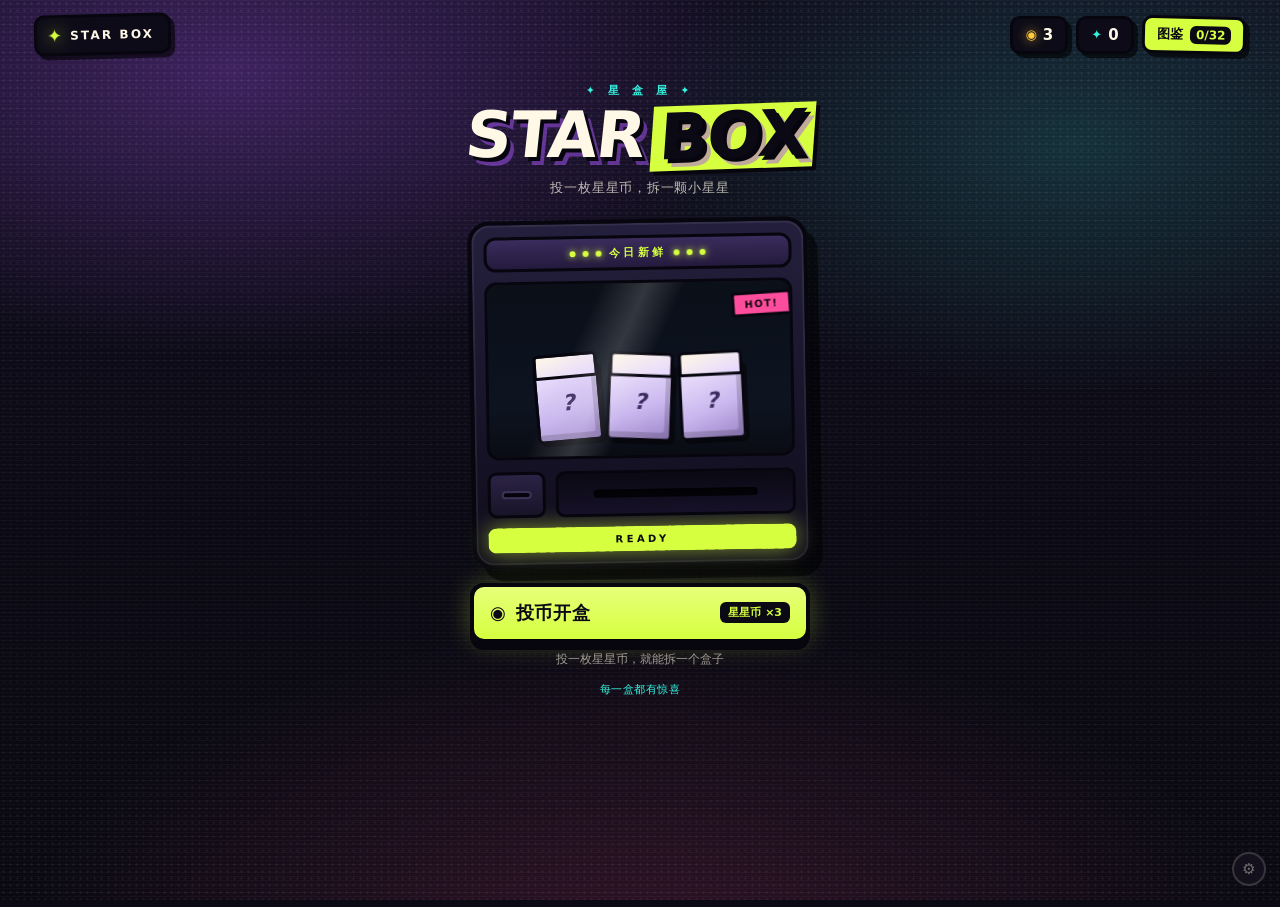
<file: index.html>
<!DOCTYPE html>
<html lang="zh-CN">
<head>
<meta charset="utf-8">
<meta name="viewport" content="width=device-width,initial-scale=1">
<title>星盒屋 STAR BOX</title>
<meta http-equiv="refresh" content="0;url=out/star-box.html">
<style>
  body{margin:0;min-height:100vh;display:grid;place-items:center;background:#0B0A14;color:#FFF8E7;
       font-family:"PingFang SC","Microsoft YaHei",sans-serif;text-align:center}
  a{color:#D6FF3F}
</style>
</head>
<body>
<div>
  <p>正在打开「星盒屋 STAR BOX」…</p>
  <p><a href="out/star-box.html">如果没有自动跳转，点这里</a></p>
</div>
</body>
</html>
</file>
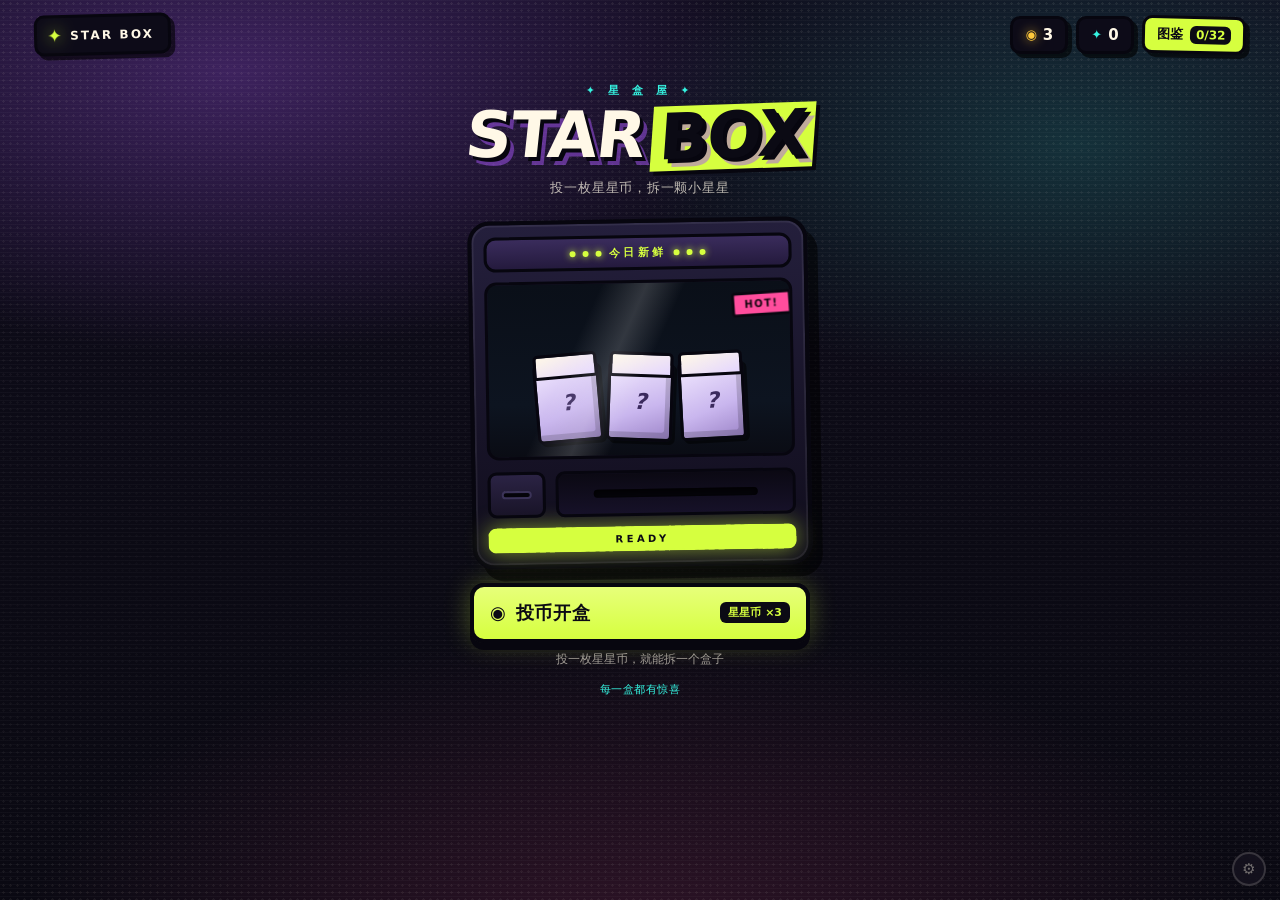
<file: src/index.html>
<!DOCTYPE html>
<html lang="zh-CN">
<head>
<meta charset="utf-8">
<meta name="viewport" content="width=device-width,initial-scale=1,viewport-fit=cover">
<title>星盒屋 STAR BOX</title>
<link rel="stylesheet" href="parts/base.css">
<link rel="stylesheet" href="parts/ui.css">
<link rel="stylesheet" href="parts/ui2.css">
</head>
<body data-skin="default">

<script>window.IMG_DATA = /*__IMG_DATA__*/null;</script>

<div class="fx-dots" aria-hidden="true"></div>
<div class="fx-scan" aria-hidden="true"></div>
<canvas id="fx-canvas" aria-hidden="true"></canvas>

<header class="hud">
  <button class="hud-logo" id="btn-home" aria-label="回到首页">
    <span class="logo-mark">✦</span><span class="logo-text">STAR BOX</span>
  </button>
  <div class="hud-right">
    <div class="stat stat-coin" id="stat-coin" title="星星币">
      <span class="stat-ico">◉</span><b id="coin-num">3</b>
    </div>
    <div class="stat stat-dust" id="stat-dust" title="星尘">
      <span class="stat-ico">✦</span><b id="dust-num">0</b>
    </div>
    <button class="hud-btn" id="btn-album">
      <span>图鉴</span><b id="album-num">0/32</b>
    </button>
  </div>
</header>

<main id="stage">

  <!-- 首页 -->
  <section class="view is-active" id="view-home">
    <div class="brand">
      <div class="brand-kicker">✦ 星 盒 屋 ✦</div>
      <h1 class="brand-title">STAR<span class="brand-box">BOX</span></h1>
      <p class="brand-sub">投一枚星星币，拆一颗小星星</p>
    </div>

    <div class="machine" id="machine">
      <div class="machine-head">
        <i class="bulb"></i><i class="bulb"></i><i class="bulb"></i>
        <span class="machine-name">今日新鲜</span>
        <i class="bulb"></i><i class="bulb"></i><i class="bulb"></i>
      </div>
      <div class="machine-glass">
        <div class="glass-boxes" id="glass-boxes"></div>
        <div class="glass-shine"></div>
        <div class="glass-tag">HOT!</div>
      </div>
      <div class="machine-foot">
        <div class="slot" id="coin-slot" aria-hidden="true"><span>投币口</span></div>
        <div class="tray"><div class="tray-slot"></div></div>
      </div>
      <div class="machine-led" id="machine-led">READY</div>
    </div>

    <div class="home-actions">
      <button class="btn-main" id="btn-play">
        <span class="btn-main-ico">◉</span>
        <span class="btn-main-text" id="play-text">投币开盒</span>
        <span class="btn-main-sub" id="play-sub">星星币 ×3</span>
      </button>
      <p class="home-tip" id="home-tip">投一枚星星币，就能拆一个盒子</p>
    </div>

    <div class="home-foot">
      <span class="home-pity" id="home-pity"></span>
    </div>

    <button class="gear" id="btn-gear" aria-label="家长台">⚙</button>
  </section>

  <!-- 货架 -->
  <section class="view" id="view-shelf">
    <div class="shelf-head">
      <h2 class="shelf-title">挑一个盒子</h2>
      <p class="shelf-sub" id="shelf-sub">先摇一摇，听听里面有什么</p>
    </div>
    <div class="shelf-grid" id="shelf-grid"></div>
    <div class="shelf-foot">
      <button class="btn-ghost" id="btn-shelf-back">← 回到机器</button>
      <div class="shelf-counter" id="shelf-counter">货架 6 / 6</div>
    </div>
  </section>

  <!-- 拆盒 -->
  <section class="view" id="view-open">
    <div class="open-head">
      <span class="open-step" id="open-step">第 1 步 / 摇一摇</span>
    </div>
    <div class="open-stage">
      <div class="open-box" id="open-box">
        <div class="ob-glow" id="ob-glow"></div>
        <div class="ob-body">
          <div class="ob-print"><span>?</span></div>
          <div class="ob-jelly" id="ob-jelly"></div>
        </div>
        <div class="ob-lid" id="ob-lid">
          <div class="ob-lid-face"><span>✦</span></div>
        </div>
        <div class="ob-seal" id="ob-seal"><span>撕开封条</span></div>
      </div>
      <div class="shake-ring" id="shake-ring"><span id="shake-ring-text">按住</span></div>
    </div>
    <p class="open-hint" id="open-hint">按住盒子，摇三下</p>
  </section>

  <!-- 图鉴 -->
  <section class="view" id="view-album">
    <div class="album-head">
      <h2 class="shelf-title">我的图鉴</h2>
      <div class="album-progress"><b id="album-total">0</b> / 32</div>
    </div>
    <div class="album-tabs" id="album-tabs"></div>
    <div class="album-series">
      <div class="series-bar"><span id="series-name">云朵朋友</span><b id="series-count">0 / 8</b></div>
      <div class="series-track"><i id="series-fill"></i></div>
    </div>
    <div class="album-grid" id="album-grid"></div>
    <div class="album-foot">
      <div class="pity-card" id="pity-card"></div>
      <button class="btn-shop" id="btn-shop">✦ 星尘兑换</button>
    </div>
  </section>

  <!-- 家长台 -->
  <section class="view" id="view-parent">
    <div class="parent-head">
      <h2 class="shelf-title">家长台</h2>
      <button class="btn-ghost" id="btn-parent-back">← 返回</button>
    </div>
    <div class="parent-grid">
      <div class="p-card">
        <h3>奖池与货架</h3>
        <p class="p-desc">货架每次打开都会自动补满，不会缺货；这里可手动整理，不影响图鉴和星尘。</p>
        <button class="btn-line" id="btn-restock">补满货架</button>
      </div>
      <div class="p-card">
        <h3>每日星星币</h3>
        <p class="p-desc">每天自动发放，1–9 枚。</p>
        <div class="stepper">
          <button data-step="-1">−</button>
          <b id="daily-num">3</b>
          <button data-step="1">＋</button>
        </div>
        <button class="btn-line" id="btn-reward">奖励 1 枚</button>
      </div>
      <div class="p-card">
        <h3>愿望券</h3>
        <p class="p-desc">抽到小确幸券 / 大愿望券时可兑现。点一下盖章。</p>
        <ul class="wish-list" id="wish-list"></ul>
      </div>
      <div class="p-card">
        <h3>安静模式</h3>
        <p class="p-desc">关闭粒子与震屏，演出更短，适合睡前。</p>
        <button class="btn-line" id="btn-quiet">未开启</button>
      </div>
      <div class="p-card p-danger">
        <h3>重开一局</h3>
        <p class="p-desc">清空图鉴、星尘、保底进度。长按 3 秒后输入密码。</p>
        <button class="btn-danger" id="btn-reset">长按 3 秒重开</button>
      </div>
      <div class="p-card p-danger">
        <h3>恢复默认设置</h3>
        <p class="p-desc">只还原次数、券内容、皮肤与安静模式。</p>
        <button class="btn-danger" id="btn-defaults">长按 3 秒恢复</button>
      </div>
    </div>
    <p class="parent-note">家长台不在孩子的主流程里，入口是首页右下角的小齿轮（双击打开）。</p>
  </section>

</main>

<div id="reveal" class="reveal" aria-live="polite"></div>
<div id="toast" class="toast"></div>
<div id="modal" class="modal"></div>

<script src="js/00-data.js"></script>
<script src="js/10-audio.js"></script>
<script src="js/20-fx.js"></script>
<script src="js/30-core.js"></script>
<script src="js/35-open.js"></script>
<script src="js/40-album.js"></script>
<script src="js/50-parent.js"></script>
<script src="js/90-boot.js"></script>
</body>
</html>
</file>
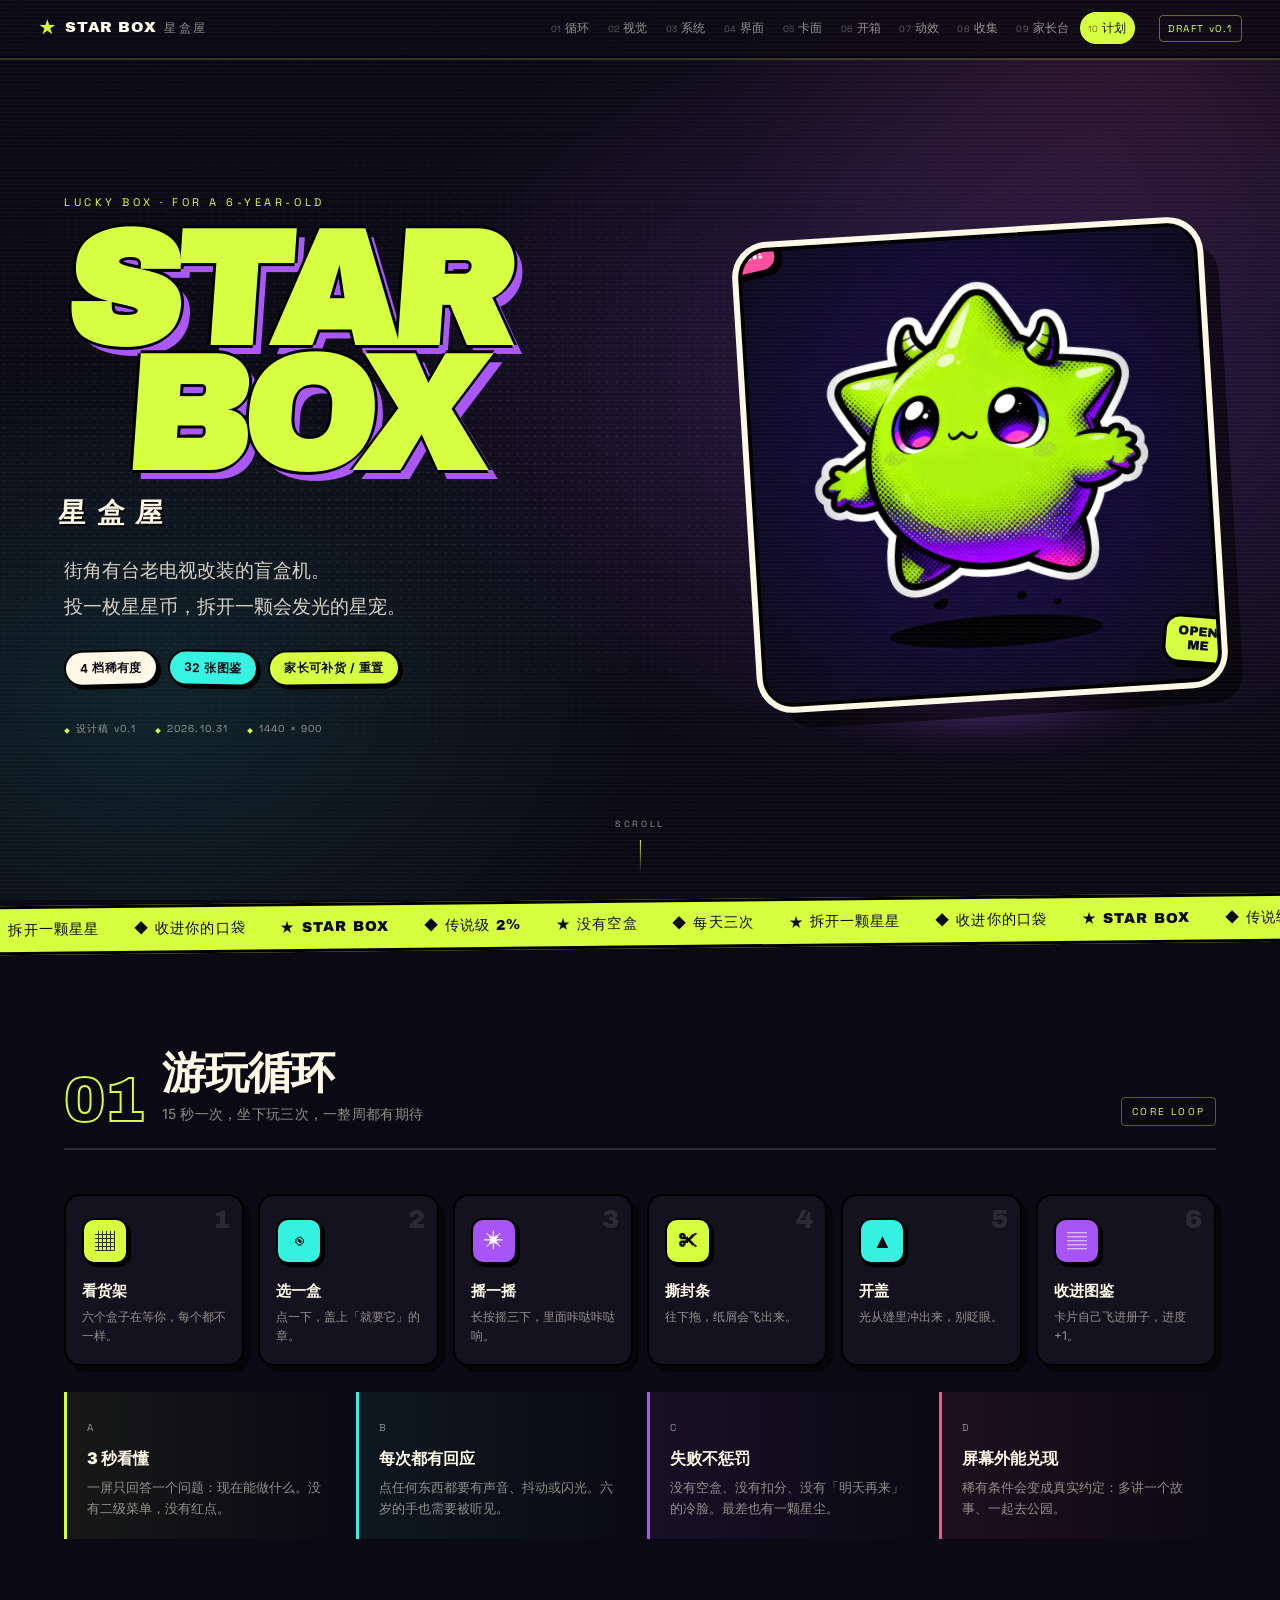
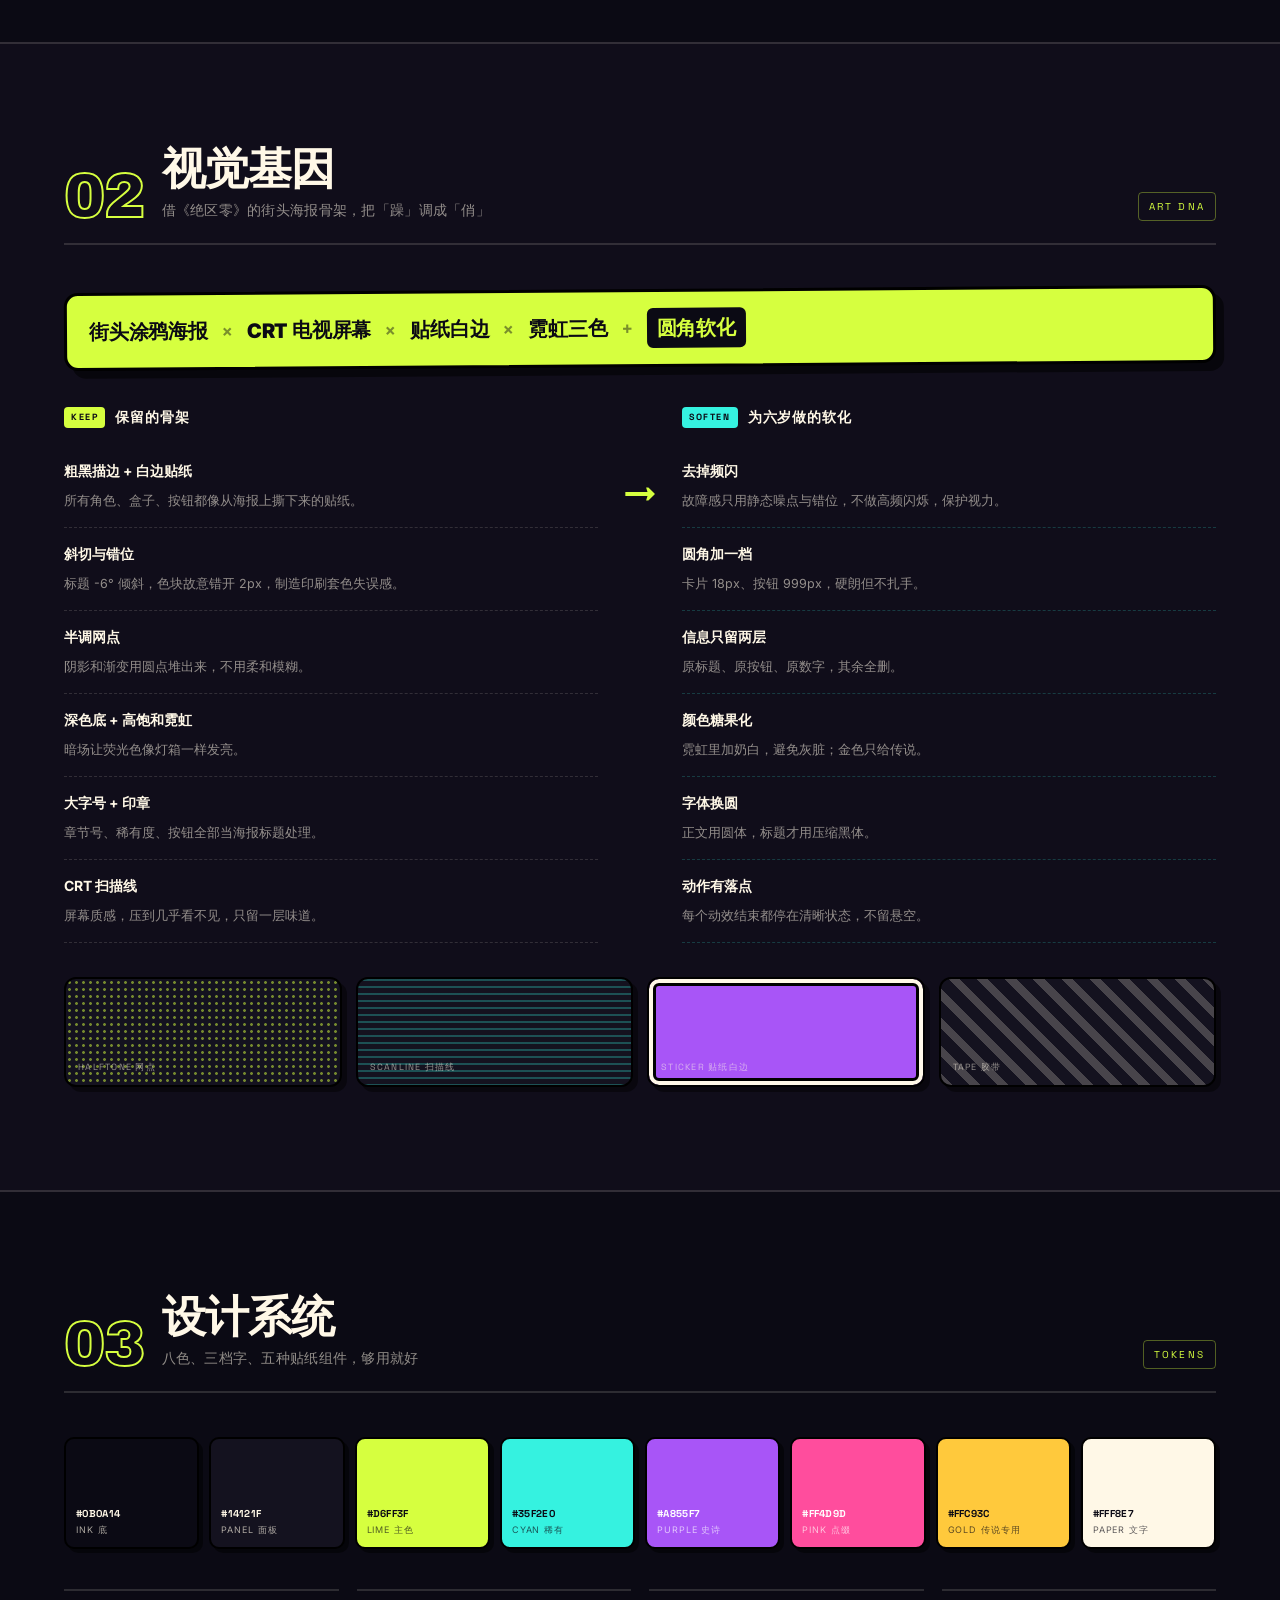
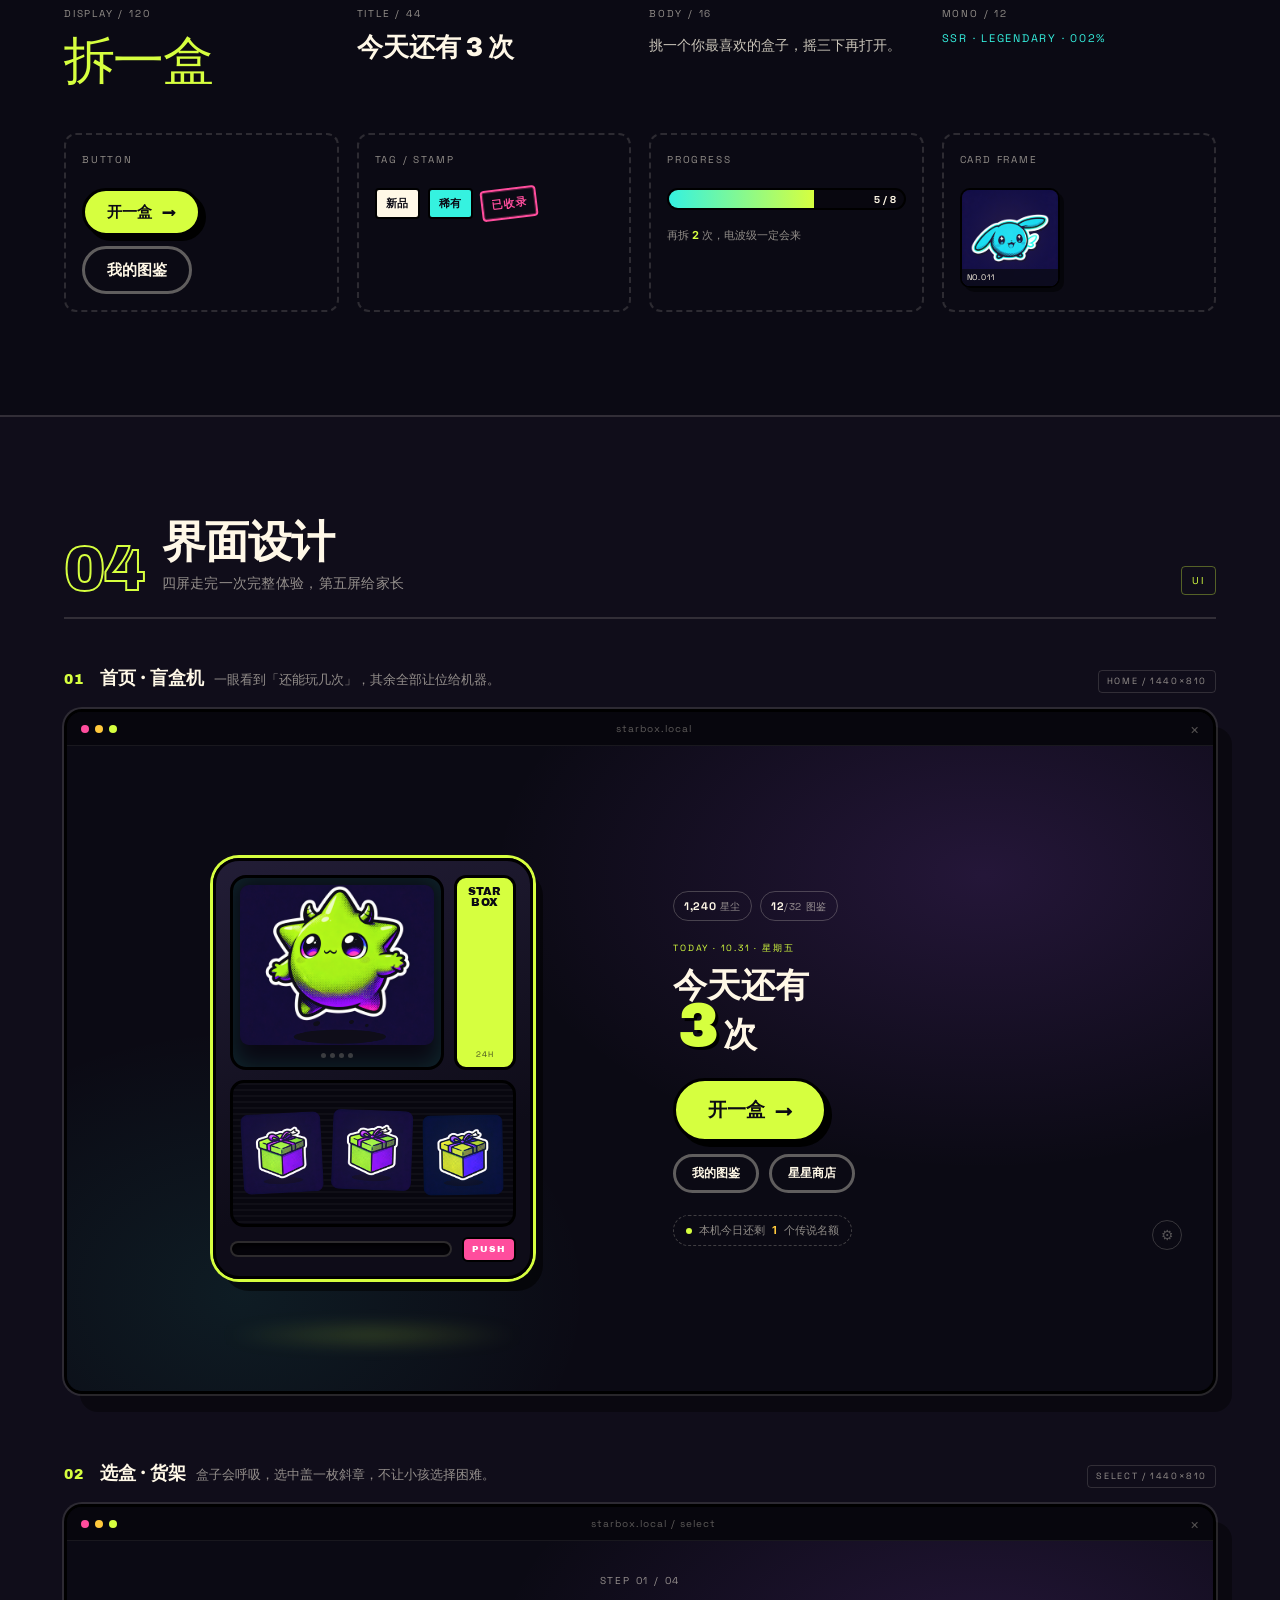
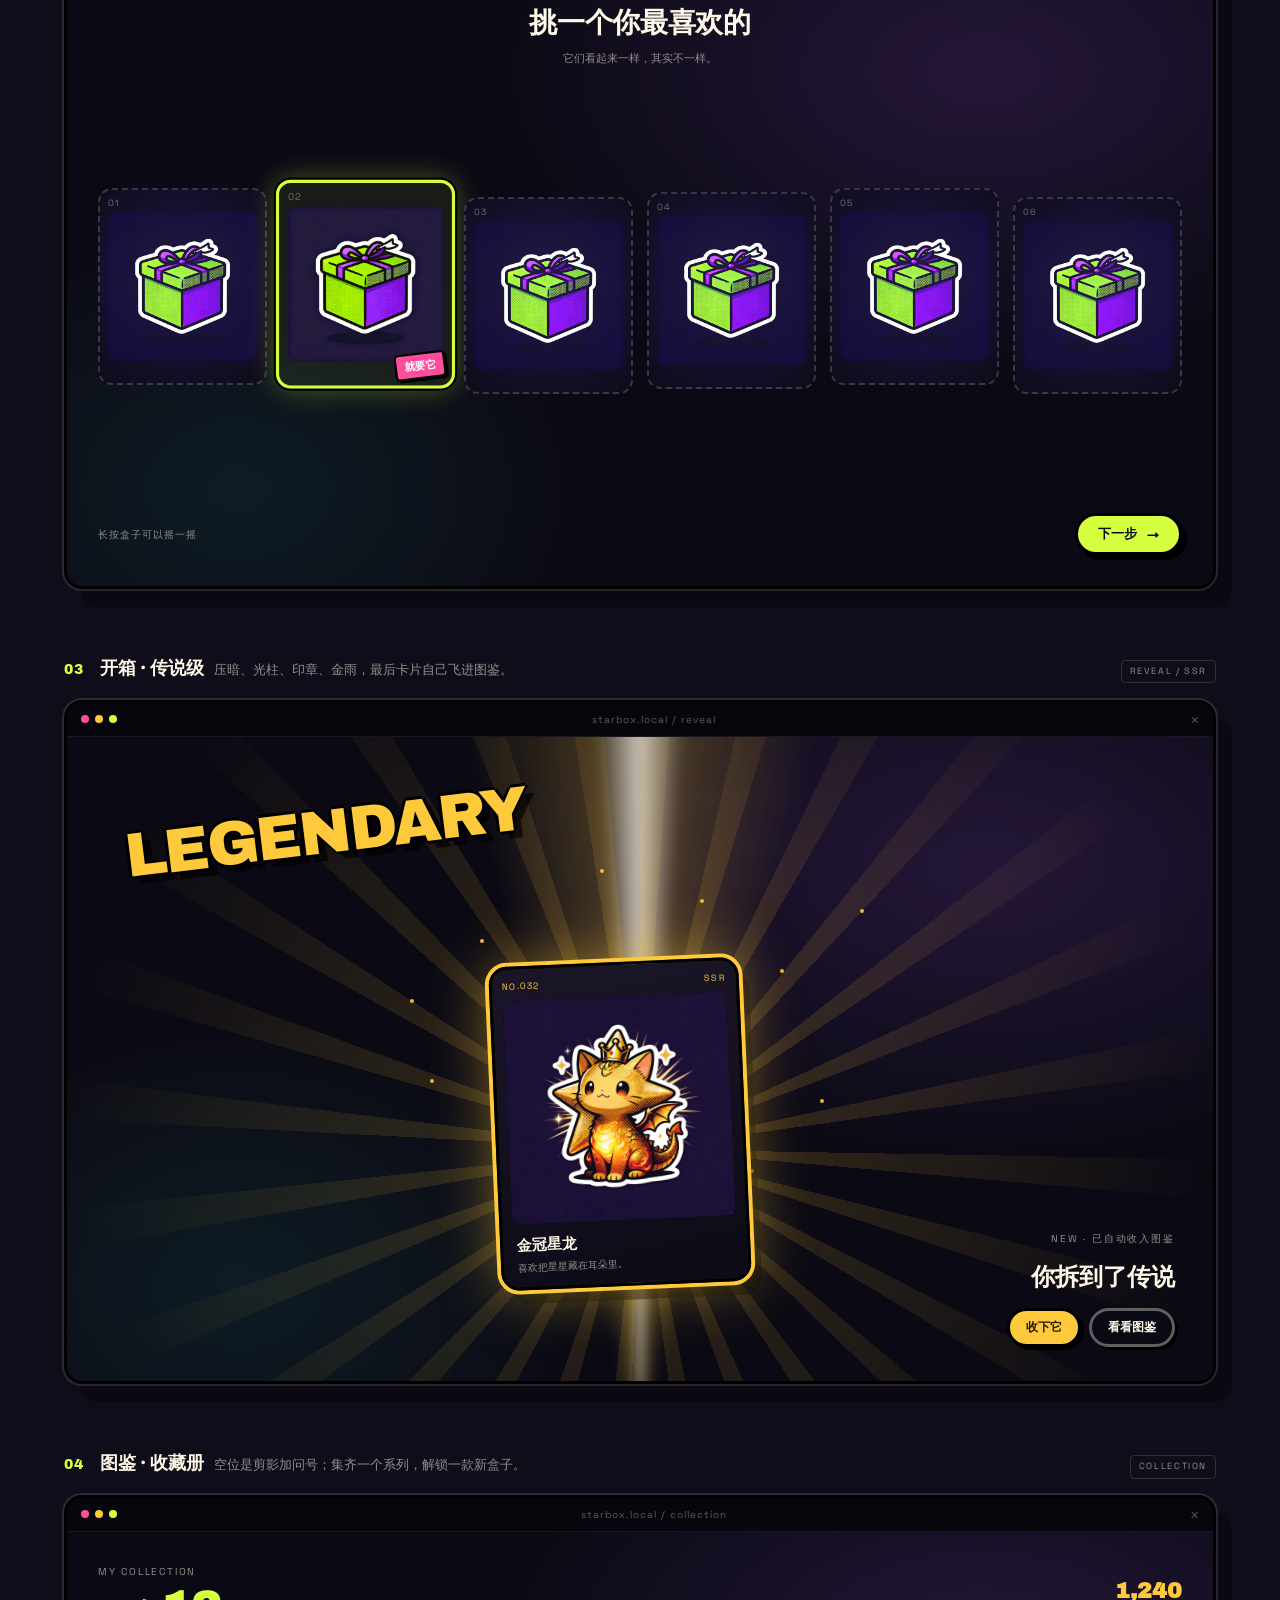
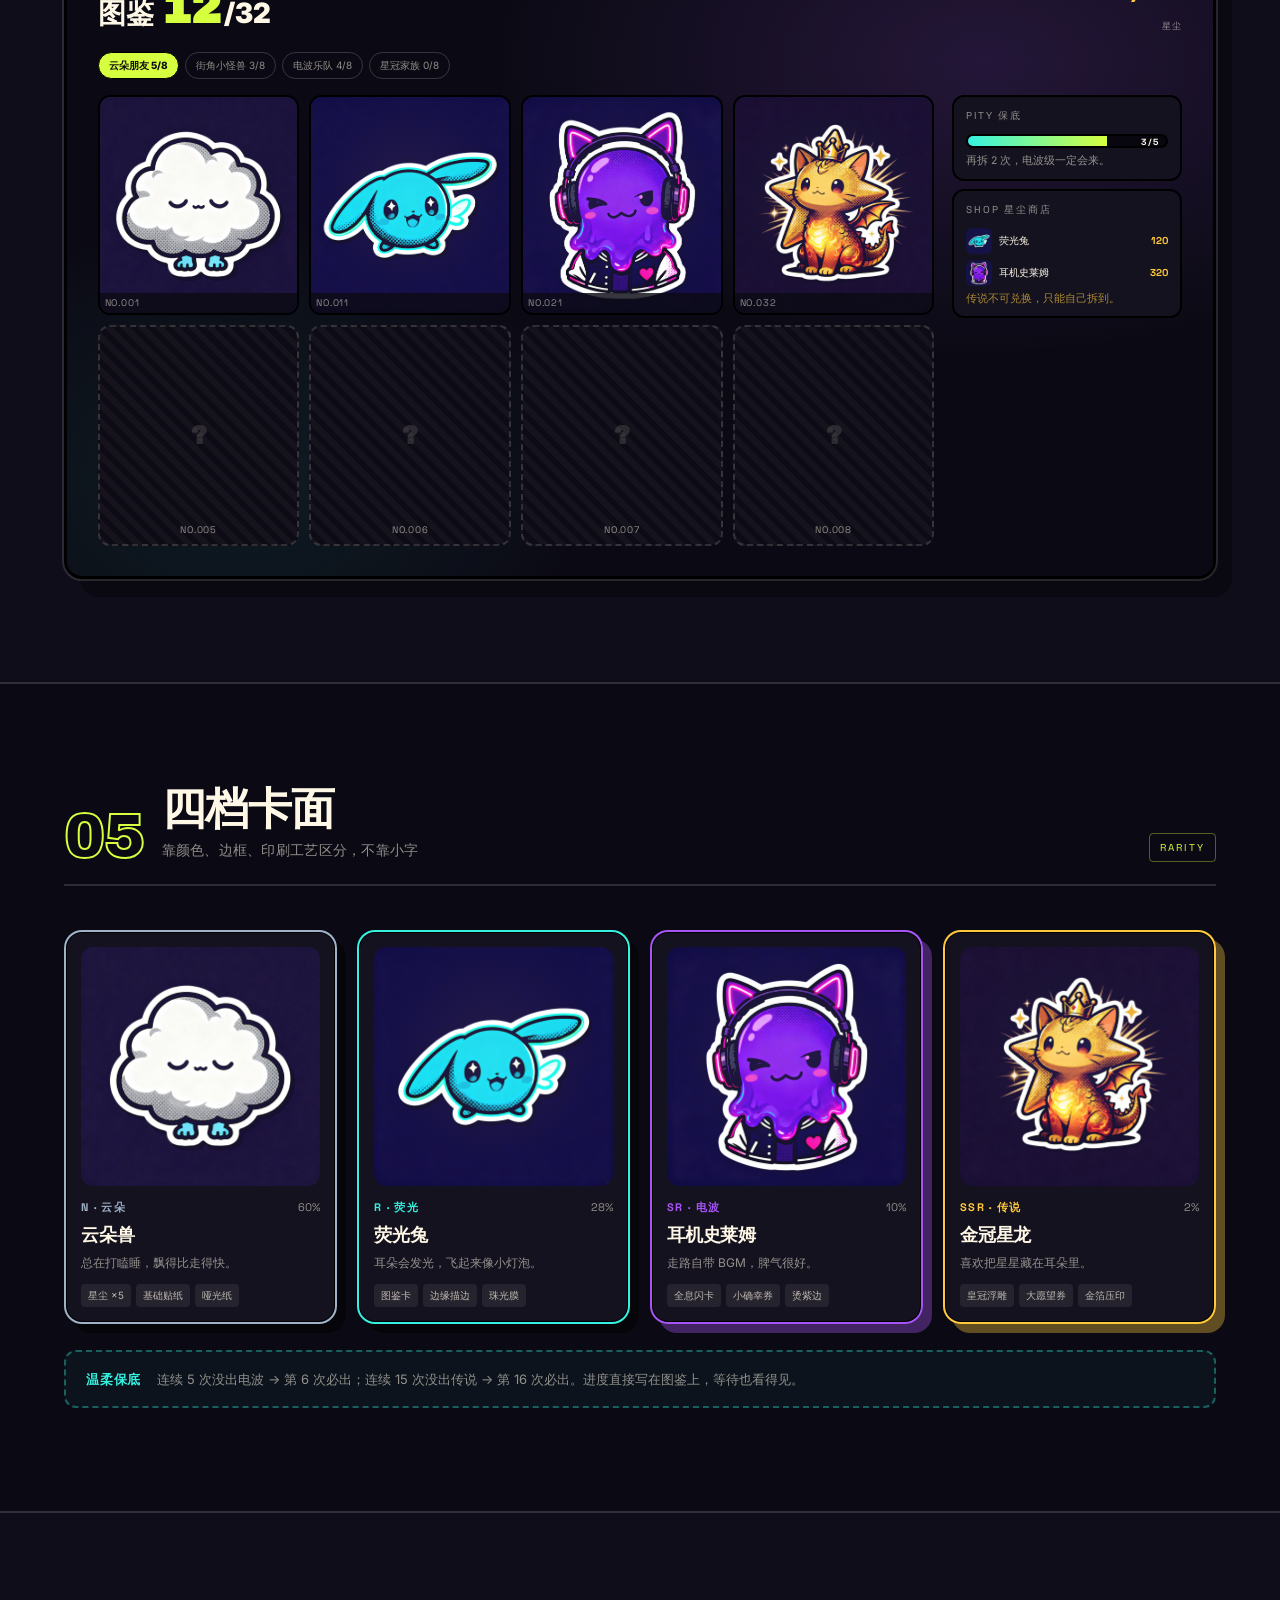
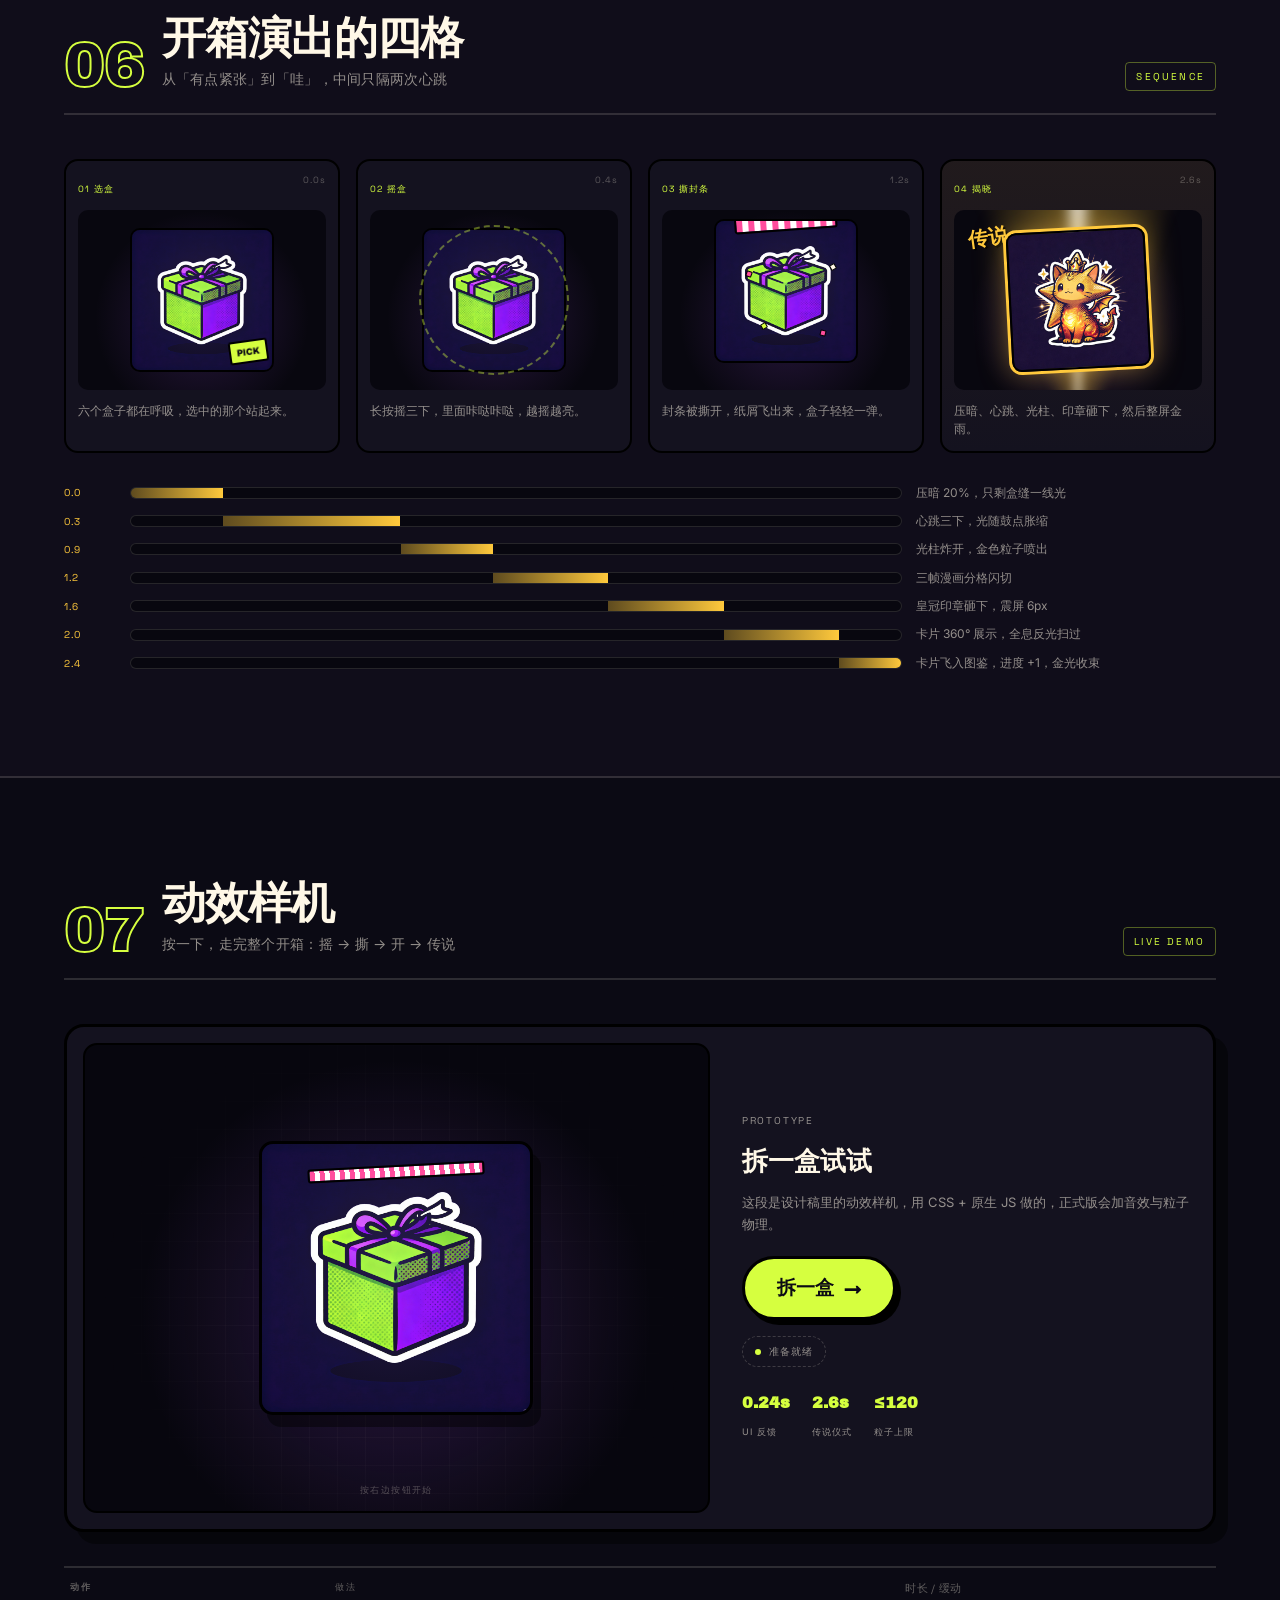
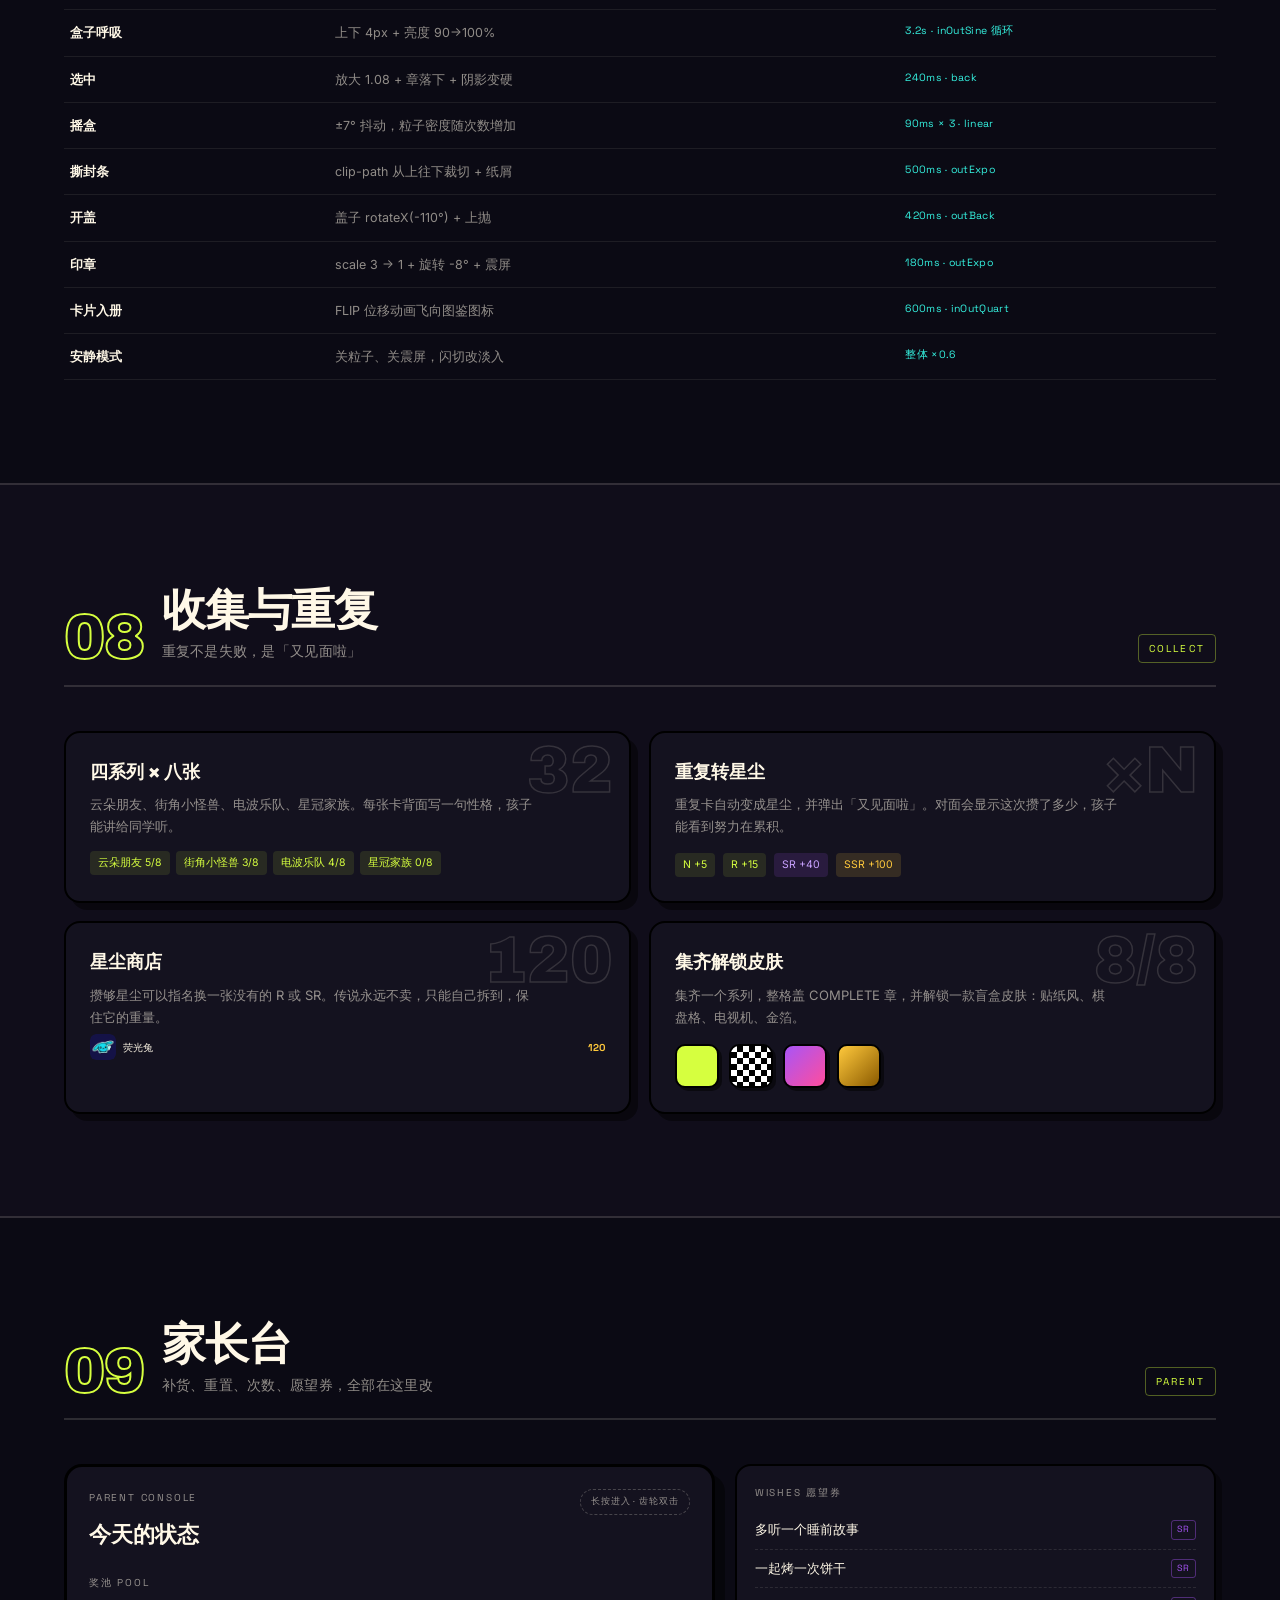
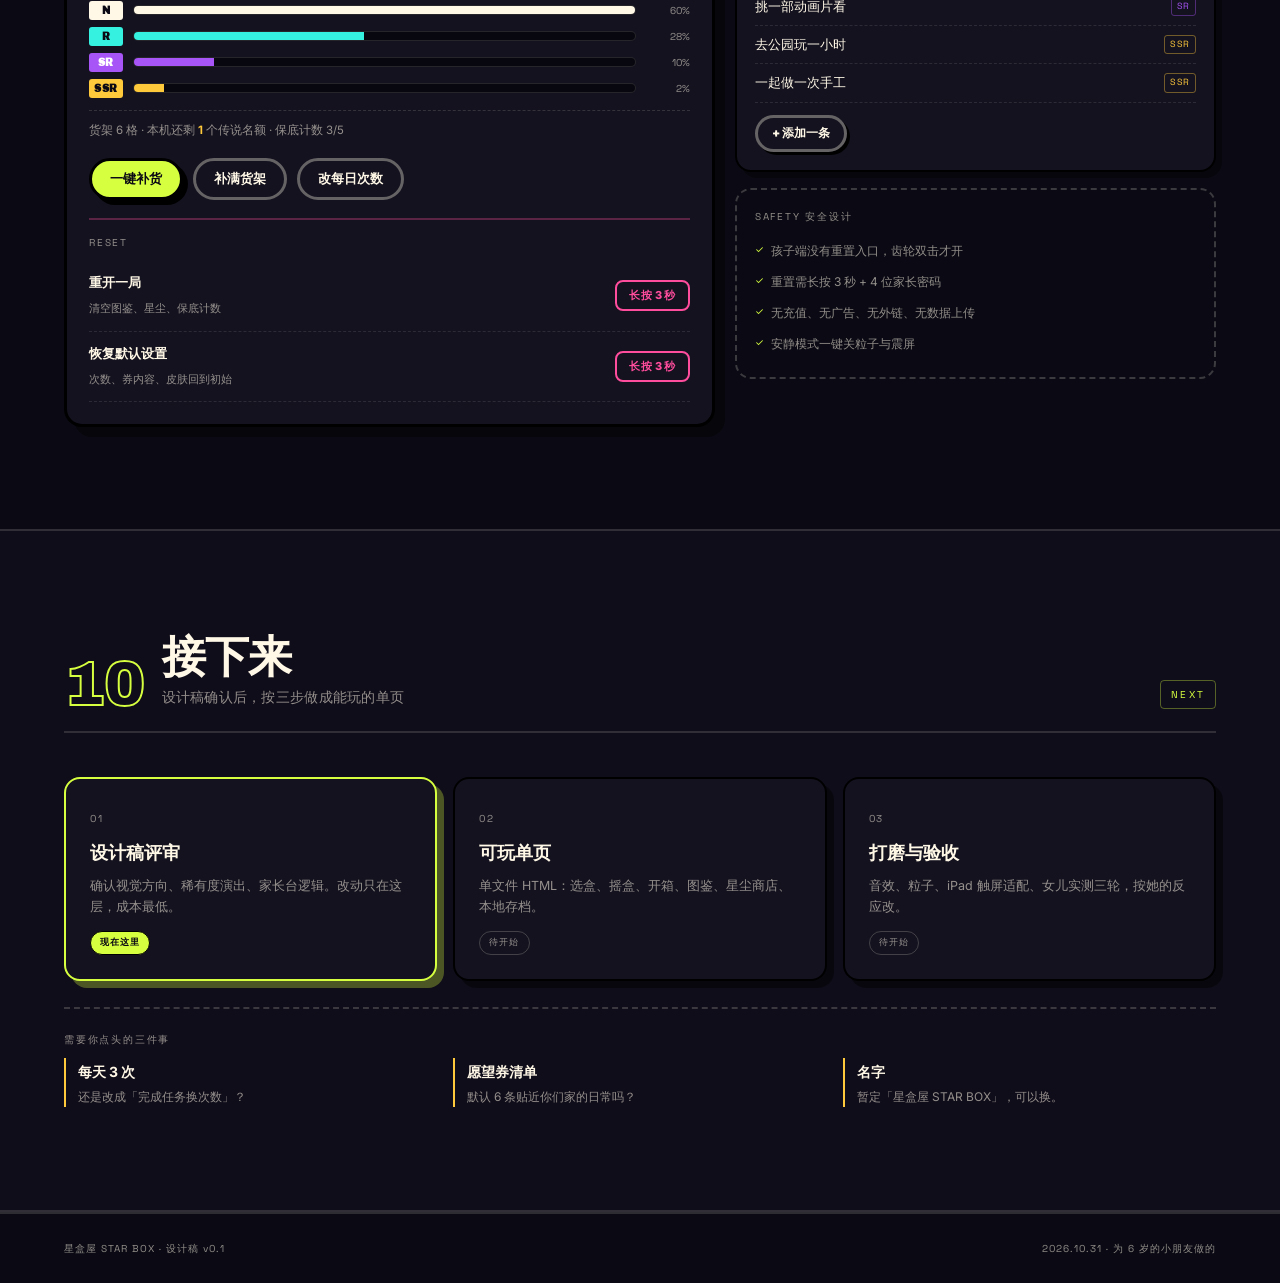
<file: out/design-draft/index.html>
<!doctype html>
<html lang="zh-CN">
<head>
<meta charset="utf-8">
<meta name="viewport" content="width=device-width, initial-scale=1">
<title>星盒屋 STAR BOX · 设计稿 v0.1</title>
<link rel="preconnect" href="https://fonts.googleapis.com">
<link rel="preconnect" href="https://fonts.gstatic.com" crossorigin>
<link href="https://fonts.googleapis.com/css2?family=Archivo+Black&family=Inter:wght@400;600;800&family=Space+Grotesk:wght@400;500;700&display=swap" rel="stylesheet">
<link rel="stylesheet" href="style.css">
</head>
<body>
<div class="tex-grain" aria-hidden="true"></div>
<div class="tex-scan" aria-hidden="true"></div>

<header class="topbar">
  <a class="brand" href="#top">
    <span class="brand-star">★</span>
    <span class="brand-en">STAR BOX</span>
    <span class="brand-cn">星盒屋</span>
  </a>
  <nav class="nav">
    <a href="#loop"><i>01</i>循环</a>
    <a href="#dna"><i>02</i>视觉</a>
    <a href="#system"><i>03</i>系统</a>
    <a href="#screens"><i>04</i>界面</a>
    <a href="#cards"><i>05</i>卡面</a>
    <a href="#reveal"><i>06</i>开箱</a>
    <a href="#motion"><i>07</i>动效</a>
    <a href="#collection"><i>08</i>收集</a>
    <a href="#parent"><i>09</i>家长台</a>
    <a href="#deliver"><i>10</i>计划</a>
  </nav>
  <span class="topbar-meta">DRAFT v0.1</span>
</header>

<main>

<!-- ═════════ COVER ═════════ -->
<section id="top" class="cover">
  <div class="cover-grid">
    <div class="cover-left">
      <p class="cover-kicker">LUCKY BOX · FOR A 6-YEAR-OLD</p>
      <h1 class="cover-title">
        <span class="ct-en">STAR</span>
        <span class="ct-en ct-en-2">BOX</span>
        <span class="ct-cn">星盒屋</span>
      </h1>
      <p class="cover-lead">街角有台老电视改装的盲盒机。<br>投一枚星星币，拆开一颗会发光的星宠。</p>
      <div class="cover-tags">
        <span class="stick-tag">4 档稀有度</span>
        <span class="stick-tag">32 张图鉴</span>
        <span class="stick-tag">家长可补货 / 重置</span>
      </div>
      <div class="cover-meta">
        <span>设计稿 v0.1</span><span>2026.10.31</span><span>1440 × 900</span>
      </div>
    </div>
    <div class="cover-right">
      <div class="cover-art">
        <img src="assets/mascot.jpg" alt="星盒屋吉祥物：荧光星星兽">
        <span class="sticker sticker-a">HI!</span>
        <span class="sticker sticker-b">OPEN<br>ME</span>
      </div>
      <div class="cover-art-shadow"></div>
    </div>
  </div>
  <div class="cover-scroll"><span>SCROLL</span><i></i></div>
</section>

<!-- ═════════ TICKER ═════════ -->
<div class="ticker" aria-hidden="true">
  <div class="ticker-track">
    <span>★ 拆开一颗星星</span><span>◆ 收进你的口袋</span><span>★ STAR BOX</span>
    <span>◆ 传说级 2%</span><span>★ 没有空盒</span><span>◆ 每天三次</span>
    <span>★ 拆开一颗星星</span><span>◆ 收进你的口袋</span><span>★ STAR BOX</span>
    <span>◆ 传说级 2%</span><span>★ 没有空盒</span><span>◆ 每天三次</span>
  </div>
</div>

<!-- ═════════ 01 LOOP ═════════ -->
<section id="loop" class="sec">
  <div class="sec-head">
    <span class="sec-no">01</span>
    <div class="sec-head-txt">
      <h2 class="sec-title">游玩循环</h2>
      <p class="sec-sub">15 秒一次，坐下玩三次，一整周都有期待</p>
    </div>
    <span class="sec-tag">CORE LOOP</span>
  </div>

  <ol class="loop">
    <li class="loop-step">
      <span class="loop-no">1</span>
      <div class="loop-ico" data-ico="shelf"></div>
      <h3>看货架</h3>
      <p>六个盒子在等你，每个都不一样。</p>
    </li>
    <li class="loop-step">
      <span class="loop-no">2</span>
      <div class="loop-ico" data-ico="pick"></div>
      <h3>选一盒</h3>
      <p>点一下，盖上「就要它」的章。</p>
    </li>
    <li class="loop-step">
      <span class="loop-no">3</span>
      <div class="loop-ico" data-ico="shake"></div>
      <h3>摇一摇</h3>
      <p>长按摇三下，里面咔哒咔哒响。</p>
    </li>
    <li class="loop-step">
      <span class="loop-no">4</span>
      <div class="loop-ico" data-ico="peel"></div>
      <h3>撕封条</h3>
      <p>往下拖，纸屑会飞出来。</p>
    </li>
    <li class="loop-step">
      <span class="loop-no">5</span>
      <div class="loop-ico" data-ico="open"></div>
      <h3>开盖</h3>
      <p>光从缝里冲出来，别眨眼。</p>
    </li>
    <li class="loop-step">
      <span class="loop-no">6</span>
      <div class="loop-ico" data-ico="book"></div>
      <h3>收进图鉴</h3>
      <p>卡片自己飞进册子，进度 +1。</p>
    </li>
  </ol>

  <div class="rules">
    <div class="rule-card">
      <span class="rule-no">A</span>
      <h4>3 秒看懂</h4>
      <p>一屏只回答一个问题：现在能做什么。没有二级菜单，没有红点。</p>
    </div>
    <div class="rule-card">
      <span class="rule-no">B</span>
      <h4>每次都有回应</h4>
      <p>点任何东西都要有声音、抖动或闪光。六岁的手也需要被听见。</p>
    </div>
    <div class="rule-card">
      <span class="rule-no">C</span>
      <h4>失败不惩罚</h4>
      <p>没有空盒、没有扣分、没有「明天再来」的冷脸。最差也有一颗星尘。</p>
    </div>
    <div class="rule-card">
      <span class="rule-no">D</span>
      <h4>屏幕外能兑现</h4>
      <p>稀有条件会变成真实约定：多讲一个故事、一起去公园。</p>
    </div>
  </div>
</section>

<!-- ═════════ 02 DNA ═════════ -->
<section id="dna" class="sec sec-dark">
  <div class="sec-head">
    <span class="sec-no">02</span>
    <div class="sec-head-txt">
      <h2 class="sec-title">视觉基因</h2>
      <p class="sec-sub">借《绝区零》的街头海报骨架，把「躁」调成「俏」</p>
    </div>
    <span class="sec-tag">ART DNA</span>
  </div>

  <div class="formula">
    <span class="formula-frag">街头涂鸦海报</span><i>×</i>
    <span class="formula-frag">CRT 电视屏幕</span><i>×</i>
    <span class="formula-frag">贴纸白边</span><i>×</i>
    <span class="formula-frag">霓虹三色</span><i>+</i>
    <span class="formula-frag formula-frag-accent">圆角软化</span>
  </div>

  <div class="dna-grid">
    <div class="dna-col">
      <h3 class="dna-h"><span>KEEP</span>保留的骨架</h3>
      <ul class="dna-list">
        <li><b>粗黑描边 + 白边贴纸</b><span>所有角色、盒子、按钮都像从海报上撕下来的贴纸。</span></li>
        <li><b>斜切与错位</b><span>标题 -6° 倾斜，色块故意错开 2px，制造印刷套色失误感。</span></li>
        <li><b>半调网点</b><span>阴影和渐变用圆点堆出来，不用柔和模糊。</span></li>
        <li><b>深色底 + 高饱和霓虹</b><span>暗场让荧光色像灯箱一样发亮。</span></li>
        <li><b>大字号 + 印章</b><span>章节号、稀有度、按钮全部当海报标题处理。</span></li>
        <li><b>CRT 扫描线</b><span>屏幕质感，压到几乎看不见，只留一层味道。</span></li>
      </ul>
    </div>
    <div class="dna-arrow" aria-hidden="true">→</div>
    <div class="dna-col">
      <h3 class="dna-h dna-h-alt"><span>SOFTEN</span>为六岁做的软化</h3>
      <ul class="dna-list dna-list-alt">
        <li><b>去掉频闪</b><span>故障感只用静态噪点与错位，不做高频闪烁，保护视力。</span></li>
        <li><b>圆角加一档</b><span>卡片 18px、按钮 999px，硬朗但不扎手。</span></li>
        <li><b>信息只留两层</b><span>原标题、原按钮、原数字，其余全删。</span></li>
        <li><b>颜色糖果化</b><span>霓虹里加奶白，避免灰脏；金色只给传说。</span></li>
        <li><b>字体换圆</b><span>正文用圆体，标题才用压缩黑体。</span></li>
        <li><b>动作有落点</b><span>每个动效结束都停在清晰状态，不留悬空。</span></li>
      </ul>
    </div>
  </div>

  <div class="tex-row">
    <div class="tex-card tex-halftone"><span>HALFTONE 网点</span></div>
    <div class="tex-card tex-scan2"><span>SCANLINE 扫描线</span></div>
    <div class="tex-card tex-sticker"><span>STICKER 贴纸白边</span></div>
    <div class="tex-card tex-tape"><span>TAPE 胶带</span></div>
  </div>
</section>

<!-- ═════════ 03 SYSTEM ═════════ -->
<section id="system" class="sec">
  <div class="sec-head">
    <span class="sec-no">03</span>
    <div class="sec-head-txt">
      <h2 class="sec-title">设计系统</h2>
      <p class="sec-sub">八色、三档字、五种贴纸组件，够用就好</p>
    </div>
    <span class="sec-tag">TOKENS</span>
  </div>

  <div class="palette">
    <div class="sw" style="--c:#0B0A14"><b>#0B0A14</b><span>INK 底</span></div>
    <div class="sw" style="--c:#14121F"><b>#14121F</b><span>PANEL 面板</span></div>
    <div class="sw" style="--c:#D6FF3F"><b>#D6FF3F</b><span>LIME 主色</span></div>
    <div class="sw" style="--c:#35F2E0"><b>#35F2E0</b><span>CYAN 稀有</span></div>
    <div class="sw" style="--c:#A855F7"><b>#A855F7</b><span>PURPLE 史诗</span></div>
    <div class="sw" style="--c:#FF4D9D"><b>#FF4D9D</b><span>PINK 点缀</span></div>
    <div class="sw" style="--c:#FFC93C"><b>#FFC93C</b><span>GOLD 传说专用</span></div>
    <div class="sw" style="--c:#FFF8E7"><b>#FFF8E7</b><span>PAPER 文字</span></div>
  </div>

  <div class="type-row">
    <div class="type-block">
      <span class="label">DISPLAY / 120</span>
      <div class="type-demo t1">拆一盒</div>
    </div>
    <div class="type-block">
      <span class="label">TITLE / 44</span>
      <div class="type-demo t2">今天还有 3 次</div>
    </div>
    <div class="type-block">
      <span class="label">BODY / 16</span>
      <div class="type-demo t3">挑一个你最喜欢的盒子，摇三下再打开。</div>
    </div>
    <div class="type-block">
      <span class="label">MONO / 12</span>
      <div class="type-demo t4">SSR · LEGENDARY · 002%</div>
    </div>
  </div>

  <div class="comp-row">
    <div class="comp">
      <span class="label">BUTTON</span>
      <button class="btn">开一盒 <i>→</i></button>
      <button class="btn btn-ghost">我的图鉴</button>
    </div>
    <div class="comp">
      <span class="label">TAG / STAMP</span>
      <div class="comp-inline">
        <span class="tag">新品</span>
        <span class="tag tag-cyan">稀有</span>
        <span class="stamp">已收录</span>
      </div>
    </div>
    <div class="comp">
      <span class="label">PROGRESS</span>
      <div class="bar"><i style="width:62%"></i><b>5 / 8</b></div>
      <div class="pity">再拆 <b>2</b> 次，电波级一定会来</div>
    </div>
    <div class="comp">
      <span class="label">CARD FRAME</span>
      <div class="mini-frame">
        <img src="assets/pet-rare.jpg" alt="">
        <span class="mini-frame-no">NO.011</span>
      </div>
    </div>
  </div>
</section>

<!-- ═════════ 04 SCREENS ═════════ -->
<section id="screens" class="sec sec-dark">
  <div class="sec-head">
    <span class="sec-no">04</span>
    <div class="sec-head-txt">
      <h2 class="sec-title">界面设计</h2>
      <p class="sec-sub">四屏走完一次完整体验，第五屏给家长</p>
    </div>
    <span class="sec-tag">UI</span>
  </div>

  <!-- HOME -->
  <figure class="screen-wrap">
    <figcaption class="screen-cap">
      <span class="cap-no">01</span>
      <div><h3>首页 · 盲盒机</h3><p>一眼看到「还能玩几次」，其余全部让位给机器。</p></div>
      <span class="cap-meta">HOME / 1440×810</span>
    </figcaption>
    <div class="screen">
      <div class="screen-bar"><i></i><i></i><i></i><span>starbox.local</span><em>×</em></div>
      <div class="sb sb-home">
        <div class="home-machine">
          <div class="machine">
            <div class="machine-head">
              <div class="tv">
                <div class="tv-screen"><img src="assets/mascot.jpg" alt=""></div>
                <div class="tv-vent"><i></i><i></i><i></i><i></i></div>
              </div>
              <div class="machine-plate">
                <span>STAR<br>BOX</span>
                <em>24H</em>
              </div>
            </div>
            <div class="machine-window">
              <div class="mini-box"><img src="assets/blindbox.jpg" alt=""></div>
              <div class="mini-box mini-box-b"><img src="assets/blindbox.jpg" alt=""></div>
              <div class="mini-box mini-box-c"><img src="assets/blindbox.jpg" alt=""></div>
            </div>
            <div class="machine-base">
              <span class="machine-slot"></span>
              <span class="machine-cap">PUSH</span>
            </div>
          </div>
          <div class="machine-shadow"></div>
        </div>

        <div class="home-panel">
          <div class="home-stats">
            <span class="chip"><b>1,240</b> 星尘</span>
            <span class="chip"><b>12</b>/32 图鉴</span>
          </div>
          <p class="eyebrow">TODAY · 10.31 · 星期五</p>
          <h3 class="home-h">今天还有<br><em>3</em> 次</h3>
          <button class="btn btn-xl">开一盒 <i>→</i></button>
          <div class="home-row">
            <button class="btn btn-ghost">我的图鉴</button>
            <button class="btn btn-ghost">星星商店</button>
          </div>
          <div class="home-note">
            <span class="dot-live"></span> 本机今日还剩 <b>1</b> 个传说名额
          </div>
          <button class="gear" title="家长台">⚙</button>
        </div>
      </div>
    </div>
  </figure>

  <!-- SELECT -->
  <figure class="screen-wrap">
    <figcaption class="screen-cap">
      <span class="cap-no">02</span>
      <div><h3>选盒 · 货架</h3><p>盒子会呼吸，选中盖一枚斜章，不让小孩选择困难。</p></div>
      <span class="cap-meta">SELECT / 1440×810</span>
    </figcaption>
    <div class="screen">
      <div class="screen-bar"><i></i><i></i><i></i><span>starbox.local / select</span><em>×</em></div>
      <div class="sb sb-select">
        <div class="select-head">
          <span class="label">STEP 01 / 04</span>
          <h3>挑一个你最喜欢的</h3>
          <p>它们看起来一样，其实不一样。</p>
        </div>
        <div class="shelf">
          <div class="shelf-box"><img src="assets/blindbox.jpg" alt=""><span class="shelf-no">01</span></div>
          <div class="shelf-box is-picked"><img src="assets/blindbox.jpg" alt=""><span class="shelf-no">02</span><span class="pick-stamp">就要它</span></div>
          <div class="shelf-box"><img src="assets/blindbox.jpg" alt=""><span class="shelf-no">03</span></div>
          <div class="shelf-box"><img src="assets/blindbox.jpg" alt=""><span class="shelf-no">04</span></div>
          <div class="shelf-box"><img src="assets/blindbox.jpg" alt=""><span class="shelf-no">05</span></div>
          <div class="shelf-box"><img src="assets/blindbox.jpg" alt=""><span class="shelf-no">06</span></div>
        </div>
        <div class="select-foot">
          <span class="select-hint">长按盒子可以摇一摇</span>
          <button class="btn">下一步 <i>→</i></button>
        </div>
      </div>
    </div>
  </figure>

  <!-- REVEAL -->
  <figure class="screen-wrap">
    <figcaption class="screen-cap">
      <span class="cap-no">03</span>
      <div><h3>开箱 · 传说级</h3><p>压暗、光柱、印章、金雨，最后卡片自己飞进图鉴。</p></div>
      <span class="cap-meta">REVEAL / SSR</span>
    </figcaption>
    <div class="screen">
      <div class="screen-bar"><i></i><i></i><i></i><span>starbox.local / reveal</span><em>×</em></div>
      <div class="sb sb-reveal">
        <div class="reveal-beam"></div>
        <div class="reveal-rays"></div>
        <div class="reveal-particles"><i></i><i></i><i></i><i></i><i></i><i></i><i></i><i></i><i></i><i></i></div>
        <div class="reveal-card">
          <div class="rc-top"><span>NO.032</span><span>SSR</span></div>
          <div class="rc-art"><img src="assets/pet-legend.jpg" alt=""></div>
          <div class="rc-foot">
            <h4>金冠星龙</h4>
            <p>喜欢把星星藏在耳朵里。</p>
          </div>
        </div>
        <div class="reveal-burst">LEGENDARY</div>
        <div class="reveal-copy">
          <span class="label">NEW · 已自动收入图鉴</span>
          <h3>你拆到了传说</h3>
          <div class="reveal-acts">
            <button class="btn btn-gold">收下它</button>
            <button class="btn btn-ghost">看看图鉴</button>
          </div>
        </div>
      </div>
    </div>
  </figure>

  <!-- COLLECTION -->
  <figure class="screen-wrap">
    <figcaption class="screen-cap">
      <span class="cap-no">04</span>
      <div><h3>图鉴 · 收藏册</h3><p>空位是剪影加问号；集齐一个系列，解锁一款新盒子。</p></div>
      <span class="cap-meta">COLLECTION</span>
    </figcaption>
    <div class="screen">
      <div class="screen-bar"><i></i><i></i><i></i><span>starbox.local / collection</span><em>×</em></div>
      <div class="sb sb-collection">
        <div class="col-head">
          <div>
            <span class="label">MY COLLECTION</span>
            <h3>图鉴 <em>12</em>/32</h3>
          </div>
          <div class="col-stardust"><b>1,240</b><span>星尘</span></div>
        </div>
        <div class="col-tabs">
          <span class="col-tab is-on">云朵朋友 5/8</span>
          <span class="col-tab">街角小怪兽 3/8</span>
          <span class="col-tab">电波乐队 4/8</span>
          <span class="col-tab">星冠家族 0/8</span>
        </div>
        <div class="col-body">
          <div class="col-grid">
            <div class="slot"><img src="assets/pet-common.jpg" alt=""><span>NO.001</span></div>
            <div class="slot"><img src="assets/pet-rare.jpg" alt=""><span>NO.011</span></div>
            <div class="slot"><img src="assets/pet-epic.jpg" alt=""><span>NO.021</span></div>
            <div class="slot"><img src="assets/pet-legend.jpg" alt=""><span>NO.032</span></div>
            <div class="slot slot-empty"><b>?</b><span>NO.005</span></div>
            <div class="slot slot-empty"><b>?</b><span>NO.006</span></div>
            <div class="slot slot-empty"><b>?</b><span>NO.007</span></div>
            <div class="slot slot-empty"><b>?</b><span>NO.008</span></div>
          </div>
          <aside class="col-side">
            <div class="side-card">
              <span class="label">PITY 保底</span>
              <div class="bar bar-thin"><i style="width:70%"></i><b>3 / 5</b></div>
              <p>再拆 2 次，电波级一定会来。</p>
            </div>
            <div class="side-card">
              <span class="label">SHOP 星尘商店</span>
              <div class="shop-row"><img src="assets/pet-rare.jpg" alt=""><span>荧光兔</span><b>120</b></div>
              <div class="shop-row"><img src="assets/pet-epic.jpg" alt=""><span>耳机史莱姆</span><b>320</b></div>
              <p class="side-note">传说不可兑换，只能自己拆到。</p>
            </div>
          </aside>
        </div>
      </div>
    </div>
  </figure>
</section>

<!-- ═════════ 05 CARDS ═════════ -->
<section id="cards" class="sec">
  <div class="sec-head">
    <span class="sec-no">05</span>
    <div class="sec-head-txt">
      <h2 class="sec-title">四档卡面</h2>
      <p class="sec-sub">靠颜色、边框、印刷工艺区分，不靠小字</p>
    </div>
    <span class="sec-tag">RARITY</span>
  </div>

  <div class="cards">
    <article class="pcard pcard-n">
      <div class="pcard-art"><img src="assets/pet-common.jpg" alt=""></div>
      <div class="pcard-meta"><span class="pcard-tier">N · 云朵</span><span class="pcard-pct">60%</span></div>
      <h4>云朵兽</h4>
      <p>总在打瞌睡，飘得比走得快。</p>
      <ul class="pcard-facts"><li>星尘 ×5</li><li>基础贴纸</li><li>哑光纸</li></ul>
    </article>

    <article class="pcard pcard-r">
      <div class="pcard-art"><img src="assets/pet-rare.jpg" alt=""></div>
      <div class="pcard-meta"><span class="pcard-tier">R · 荧光</span><span class="pcard-pct">28%</span></div>
      <h4>荧光兔</h4>
      <p>耳朵会发光，飞起来像小灯泡。</p>
      <ul class="pcard-facts"><li>图鉴卡</li><li>边缘描边</li><li>珠光膜</li></ul>
    </article>

    <article class="pcard pcard-sr">
      <div class="pcard-art"><img src="assets/pet-epic.jpg" alt=""></div>
      <div class="pcard-meta"><span class="pcard-tier">SR · 电波</span><span class="pcard-pct">10%</span></div>
      <h4>耳机史莱姆</h4>
      <p>走路自带 BGM，脾气很好。</p>
      <ul class="pcard-facts"><li>全息闪卡</li><li>小确幸券</li><li>烫紫边</li></ul>
    </article>

    <article class="pcard pcard-ssr">
      <div class="pcard-art"><img src="assets/pet-legend.jpg" alt=""></div>
      <div class="pcard-meta"><span class="pcard-tier">SSR · 传说</span><span class="pcard-pct">2%</span></div>
      <h4>金冠星龙</h4>
      <p>喜欢把星星藏在耳朵里。</p>
      <ul class="pcard-facts"><li>皇冠浮雕</li><li>大愿望券</li><li>金箔压印</li></ul>
    </article>
  </div>

  <div class="pity-note">
    <b>温柔保底</b>
    <span>连续 5 次没出电波 → 第 6 次必出；连续 15 次没出传说 → 第 16 次必出。进度直接写在图鉴上，等待也看得见。</span>
  </div>
</section>

<!-- ═════════ 06 REVEAL SEQ ═════════ -->
<section id="reveal" class="sec sec-dark">
  <div class="sec-head">
    <span class="sec-no">06</span>
    <div class="sec-head-txt">
      <h2 class="sec-title">开箱演出的四格</h2>
      <p class="sec-sub">从「有点紧张」到「哇」，中间只隔两次心跳</p>
    </div>
    <span class="sec-tag">SEQUENCE</span>
  </div>

  <div class="seq">
    <div class="seq-panel">
      <span class="seq-tag">01 选盒</span>
      <div class="seq-art seq-art-pick"><div class="seq-box"><img src="assets/blindbox.jpg" alt=""><span class="seq-stamp">PICK</span></div></div>
      <p>六个盒子都在呼吸，选中的那个站起来。</p>
      <span class="seq-time">0.0s</span>
    </div>
    <div class="seq-panel">
      <span class="seq-tag">02 摇盒</span>
      <div class="seq-art"><div class="seq-box seq-shake"><img src="assets/blindbox.jpg" alt=""></div><div class="seq-ring"></div></div>
      <p>长按摇三下，里面咔哒咔哒，越摇越亮。</p>
      <span class="seq-time">0.4s</span>
    </div>
    <div class="seq-panel">
      <span class="seq-tag">03 撕封条</span>
      <div class="seq-art"><div class="seq-box"><img src="assets/blindbox.jpg" alt=""><span class="seq-seal"></span></div><div class="seq-scraps"><i></i><i></i><i></i><i></i></div></div>
      <p>封条被撕开，纸屑飞出来，盒子轻轻一弹。</p>
      <span class="seq-time">1.2s</span>
    </div>
    <div class="seq-panel seq-panel-final">
      <span class="seq-tag">04 揭晓</span>
      <div class="seq-art"><div class="seq-beam"></div><div class="seq-burst">传说</div><div class="seq-card"><img src="assets/pet-legend.jpg" alt=""></div></div>
      <p>压暗、心跳、光柱、印章砸下，然后整屏金雨。</p>
      <span class="seq-time">2.6s</span>
    </div>
  </div>

  <div class="timeline">
    <div class="tl-row"><span class="tl-time">0.0</span><div class="tl-bar"><i style="width:12%;margin-left:0"></i></div><span class="tl-txt">压暗 20%，只剩盒缝一线光</span></div>
    <div class="tl-row"><span class="tl-time">0.3</span><div class="tl-bar"><i style="width:23%;margin-left:12%"></i></div><span class="tl-txt">心跳三下，光随鼓点胀缩</span></div>
    <div class="tl-row"><span class="tl-time">0.9</span><div class="tl-bar"><i style="width:12%;margin-left:35%"></i></div><span class="tl-txt">光柱炸开，金色粒子喷出</span></div>
    <div class="tl-row"><span class="tl-time">1.2</span><div class="tl-bar"><i style="width:15%;margin-left:47%"></i></div><span class="tl-txt">三帧漫画分格闪切</span></div>
    <div class="tl-row"><span class="tl-time">1.6</span><div class="tl-bar"><i style="width:15%;margin-left:62%"></i></div><span class="tl-txt">皇冠印章砸下，震屏 6px</span></div>
    <div class="tl-row"><span class="tl-time">2.0</span><div class="tl-bar"><i style="width:15%;margin-left:77%"></i></div><span class="tl-txt">卡片 360° 展示，全息反光扫过</span></div>
    <div class="tl-row"><span class="tl-time">2.4</span><div class="tl-bar"><i style="width:8%;margin-left:92%"></i></div><span class="tl-txt">卡片飞入图鉴，进度 +1，金光收束</span></div>
  </div>
</section>

<!-- ═════════ 07 MOTION ═════════ -->
<section id="motion" class="sec">
  <div class="sec-head">
    <span class="sec-no">07</span>
    <div class="sec-head-txt">
      <h2 class="sec-title">动效样机</h2>
      <p class="sec-sub">按一下，走完整个开箱：摇 → 撕 → 开 → 传说</p>
    </div>
    <span class="sec-tag">LIVE DEMO</span>
  </div>

  <div class="demo">
    <div class="demo-stage" id="demoStage">
      <div class="demo-grid" aria-hidden="true"></div>
      <div class="demo-beam" aria-hidden="true"></div>
      <div class="demo-rays" aria-hidden="true"></div>
      <div class="demo-box" id="demoBox">
        <img src="assets/blindbox.jpg" alt="盲盒">
        <span class="demo-seal" id="demoSeal"></span>
      </div>
      <div class="demo-card" id="demoCard">
        <img src="assets/pet-legend.jpg" alt="金冠星龙">
        <div class="demo-card-bar"><b>SSR</b><span>金冠星龙</span></div>
      </div>
      <div class="demo-burst" id="demoBurst">LUCKY!</div>
      <div class="demo-flash" id="demoFlash"></div>
      <div class="demo-particles" id="demoParticles"></div>
      <div class="demo-hint" id="demoHint">按右边按钮开始</div>
    </div>
    <div class="demo-side">
      <span class="label">PROTOTYPE</span>
      <h3>拆一盒试试</h3>
      <p>这段是设计稿里的动效样机，用 CSS + 原生 JS 做的，正式版会加音效与粒子物理。</p>
      <button class="btn btn-xl" id="demoBtn">拆一盒 <i>→</i></button>
      <div class="demo-log"><span class="dot-live"></span><em id="demoLog">准备就绪</em></div>
      <div class="demo-specs">
        <div><b>0.24s</b><span>UI 反馈</span></div>
        <div><b>2.6s</b><span>传说仪式</span></div>
        <div><b>≤120</b><span>粒子上限</span></div>
      </div>
    </div>
  </div>

  <div class="motion-table">
    <div class="mt-row mt-head"><span>动作</span><span>做法</span><span>时长 / 缓动</span></div>
    <div class="mt-row"><span>盒子呼吸</span><span>上下 4px + 亮度 90→100%</span><span>3.2s · inOutSine 循环</span></div>
    <div class="mt-row"><span>选中</span><span>放大 1.08 + 章落下 + 阴影变硬</span><span>240ms · back</span></div>
    <div class="mt-row"><span>摇盒</span><span>±7° 抖动，粒子密度随次数增加</span><span>90ms × 3 · linear</span></div>
    <div class="mt-row"><span>撕封条</span><span>clip-path 从上往下裁切 + 纸屑</span><span>500ms · outExpo</span></div>
    <div class="mt-row"><span>开盖</span><span>盖子 rotateX(-110°) + 上抛</span><span>420ms · outBack</span></div>
    <div class="mt-row"><span>印章</span><span>scale 3 → 1 + 旋转 -8° + 震屏</span><span>180ms · outExpo</span></div>
    <div class="mt-row"><span>卡片入册</span><span>FLIP 位移动画飞向图鉴图标</span><span>600ms · inOutQuart</span></div>
    <div class="mt-row"><span>安静模式</span><span>关粒子、关震屏，闪切改淡入</span><span>整体 ×0.6</span></div>
  </div>
</section>

<!-- ═════════ 08 COLLECTION ═════════ -->
<section id="collection" class="sec sec-dark">
  <div class="sec-head">
    <span class="sec-no">08</span>
    <div class="sec-head-txt">
      <h2 class="sec-title">收集与重复</h2>
      <p class="sec-sub">重复不是失败，是「又见面啦」</p>
    </div>
    <span class="sec-tag">COLLECT</span>
  </div>

  <div class="collect-grid">
    <div class="collect-card">
      <span class="cc-no">32</span>
      <h3>四系列 × 八张</h3>
      <p>云朵朋友、街角小怪兽、电波乐队、星冠家族。每张卡背面写一句性格，孩子能讲给同学听。</p>
      <div class="cc-series">
        <span>云朵朋友 5/8</span><span>街角小怪兽 3/8</span><span>电波乐队 4/8</span><span>星冠家族 0/8</span>
      </div>
    </div>

    <div class="collect-card">
      <span class="cc-no">×N</span>
      <h3>重复转星尘</h3>
      <p>重复卡自动变成星尘，并弹出「又见面啦」。对面会显示这次攒了多少，孩子能看到努力在累积。</p>
      <div class="dust-row">
        <span>N +5</span><span>R +15</span><span>SR +40</span><span>SSR +100</span>
      </div>
    </div>

    <div class="collect-card">
      <span class="cc-no">120</span>
      <h3>星尘商店</h3>
      <p>攒够星尘可以指名换一张没有的 R 或 SR。传说永远不卖，只能自己拆到，保住它的重量。</p>
      <div class="shop-row"><img src="assets/pet-rare.jpg" alt=""><span>荧光兔</span><b>120</b></div>
    </div>

    <div class="collect-card">
      <span class="cc-no">8/8</span>
      <h3>集齐解锁皮肤</h3>
      <p>集齐一个系列，整格盖 COMPLETE 章，并解锁一款盲盒皮肤：贴纸风、棋盘格、电视机、金箔。</p>
      <div class="skin-row"><i class="skin sk-1"></i><i class="skin sk-2"></i><i class="skin sk-3"></i><i class="skin sk-4"></i></div>
    </div>
  </div>
</section>

<!-- ═════════ 09 PARENT ═════════ -->
<section id="parent" class="sec">
  <div class="sec-head">
    <span class="sec-no">09</span>
    <div class="sec-head-txt">
      <h2 class="sec-title">家长台</h2>
      <p class="sec-sub">补货、重置、次数、愿望券，全部在这里改</p>
    </div>
    <span class="sec-tag">PARENT</span>
  </div>

  <div class="parent-wrap">
    <div class="parent-panel">
      <div class="pp-head">
        <div><span class="label">PARENT CONSOLE</span><h3>今天的状态</h3></div>
        <span class="pp-lock">长按进入 · 齿轮双击</span>
      </div>

      <div class="pp-pool">
        <span class="label">奖池 POOL</span>
        <div class="pool-row"><b>N</b><div class="pool-bar"><i style="width:100%"></i></div><em>60%</em></div>
        <div class="pool-row"><b>R</b><div class="pool-bar pool-bar-r"><i style="width:46%"></i></div><em>28%</em></div>
        <div class="pool-row"><b>SR</b><div class="pool-bar pool-bar-sr"><i style="width:16%"></i></div><em>10%</em></div>
        <div class="pool-row"><b>SSR</b><div class="pool-bar pool-bar-ssr"><i style="width:6%"></i></div><em>2%</em></div>
        <p class="pp-note">货架 6 格 · 本机还剩 <b>1</b> 个传说名额 · 保底计数 3/5</p>
      </div>

      <div class="pp-acts">
        <button class="btn">一键补货</button>
        <button class="btn btn-ghost">补满货架</button>
        <button class="btn btn-ghost">改每日次数</button>
      </div>

      <div class="pp-danger">
        <span class="label">RESET</span>
        <div class="danger-row">
          <div><b>重开一局</b><span>清空图鉴、星尘、保底计数</span></div>
          <button class="btn-danger">长按 3 秒</button>
        </div>
        <div class="danger-row">
          <div><b>恢复默认设置</b><span>次数、券内容、皮肤回到初始</span></div>
          <button class="btn-danger">长按 3 秒</button>
        </div>
      </div>
    </div>

    <div class="parent-side">
      <div class="ps-card">
        <span class="label">WISHES 愿望券</span>
        <div class="wish"><span>多听一个睡前故事</span><em>SR</em></div>
        <div class="wish"><span>一起烤一次饼干</span><em>SR</em></div>
        <div class="wish"><span>挑一部动画片看</span><em>SR</em></div>
        <div class="wish"><span>去公园玩一小时</span><em>SSR</em></div>
        <div class="wish"><span>一起做一次手工</span><em>SSR</em></div>
        <button class="btn btn-ghost btn-sm">+ 添加一条</button>
      </div>
      <div class="ps-card ps-card-dark">
        <span class="label">SAFETY 安全设计</span>
        <ul class="ps-list">
          <li>孩子端没有重置入口，齿轮双击才开</li>
          <li>重置需长按 3 秒 + 4 位家长密码</li>
          <li>无充值、无广告、无外链、无数据上传</li>
          <li>安静模式一键关粒子与震屏</li>
        </ul>
      </div>
    </div>
  </div>
</section>

<!-- ═════════ 10 DELIVER ═════════ -->
<section id="deliver" class="sec sec-dark">
  <div class="sec-head">
    <span class="sec-no">10</span>
    <div class="sec-head-txt">
      <h2 class="sec-title">接下来</h2>
      <p class="sec-sub">设计稿确认后，按三步做成能玩的单页</p>
    </div>
    <span class="sec-tag">NEXT</span>
  </div>

  <div class="phase">
    <div class="phase-item is-now"><span class="ph-no">01</span><h3>设计稿评审</h3><p>确认视觉方向、稀有度演出、家长台逻辑。改动只在这层，成本最低。</p><em>现在这里</em></div>
    <div class="phase-item"><span class="ph-no">02</span><h3>可玩单页</h3><p>单文件 HTML：选盒、摇盒、开箱、图鉴、星尘商店、本地存档。</p><em>待开始</em></div>
    <div class="phase-item"><span class="ph-no">03</span><h3>打磨与验收</h3><p>音效、粒子、iPad 触屏适配、女儿实测三轮，按她的反应改。</p><em>待开始</em></div>
  </div>

  <div class="decide">
    <span class="label">需要你点头的三件事</span>
    <div class="decide-grid">
      <div><b>每天 3 次</b><p>还是改成「完成任务换次数」？</p></div>
      <div><b>愿望券清单</b><p>默认 6 条贴近你们家的日常吗？</p></div>
      <div><b>名字</b><p>暂定「星盒屋 STAR BOX」，可以换。</p></div>
    </div>
  </div>
</section>

</main>

<footer class="foot">
  <span>星盒屋 STAR BOX · 设计稿 v0.1</span>
  <span>2026.10.31 · 为 6 岁的小朋友做的</span>
</footer>

<script src="app.js"></script>
</body>
</html>
</file>
<file: src/parts/base.css>
/* 星盒屋 · 基础层：色板、纹理、HUD、首页盲盒机 */
:root{
  --ink:#0B0A14;
  --panel:#14121F;
  --panel-2:#1C1930;
  --lime:#D6FF3F;
  --cyan:#35F2E0;
  --purple:#A855F7;
  --pink:#FF4D9D;
  --gold:#FFC93C;
  --paper:#FFF8E7;
  --n:#9FC7E8;
  --r:#35F2E0;
  --sr:#C46BFF;
  --ssr:#FFC93C;
  --ease-out:cubic-bezier(.16,1,.3,1);
  --ease-pop:cubic-bezier(.34,1.56,.64,1);
  --shadow:6px 6px 0 rgba(0,0,0,.55);
  --stroke:3px solid #07060F;
}
*{box-sizing:border-box;-webkit-tap-highlight-color:transparent}
html,body{height:100%}
body{
  margin:0;
  background:var(--ink);
  color:var(--paper);
  font-family:"PingFang SC","Microsoft YaHei","Noto Sans SC",system-ui,sans-serif;
  overflow:hidden;
  user-select:none;
  -webkit-user-select:none;
  transition:background .6s var(--ease-out);
}
button{font-family:inherit;color:inherit;border:0;background:none;cursor:pointer}
h1,h2,h3,p,ul{margin:0;padding:0}
ul{list-style:none}

/* ---------- 背景纹理 ---------- */
body::before{
  content:"";position:fixed;inset:0;z-index:0;pointer-events:none;
  background:
    radial-gradient(60% 45% at 18% 8%, rgba(168,85,247,.30), transparent 70%),
    radial-gradient(50% 40% at 84% 16%, rgba(53,242,224,.16), transparent 70%),
    radial-gradient(70% 55% at 50% 108%, rgba(255,77,157,.16), transparent 70%),
    linear-gradient(180deg,#0F0C1C 0%,#0B0A14 60%,#0A0912 100%);
}
.fx-dots{
  position:fixed;inset:0;z-index:1;pointer-events:none;opacity:.5;
  background-image:radial-gradient(rgba(255,248,231,.16) 1px, transparent 1.4px);
  background-size:7px 7px;
  mask-image:linear-gradient(180deg,rgba(0,0,0,.9),rgba(0,0,0,.25) 65%,rgba(0,0,0,.75));
  -webkit-mask-image:linear-gradient(180deg,rgba(0,0,0,.9),rgba(0,0,0,.25) 65%,rgba(0,0,0,.75));
}
.fx-scan{
  position:fixed;inset:0;z-index:2;pointer-events:none;opacity:.055;
  background:repeating-linear-gradient(180deg,rgba(255,255,255,.55) 0 1px,transparent 1px 4px);
}
#fx-canvas{position:fixed;inset:0;z-index:60;pointer-events:none}

/* ---------- HUD ---------- */
.hud{
  position:fixed;top:0;left:0;right:0;z-index:50;
  display:flex;align-items:center;justify-content:space-between;
  padding:14px clamp(14px,3vw,34px);
  pointer-events:none;
}
.hud > *{pointer-events:auto}
.hud-logo{
  display:flex;align-items:center;gap:8px;
  padding:7px 14px 7px 10px;
  background:#0D0B18;
  border:3px solid #07060F;
  border-radius:10px;
  box-shadow:4px 4px 0 rgba(0,0,0,.6);
  transform:rotate(-1.5deg);
  transition:transform .18s var(--ease-pop);
}
.hud-logo:active{transform:rotate(-1.5deg) scale(.95)}
.logo-mark{color:var(--lime);font-size:18px;filter:drop-shadow(0 0 8px rgba(214,255,63,.9))}
.logo-text{font-size:12px;font-weight:900;letter-spacing:.18em;color:var(--paper)}
.hud-right{display:flex;align-items:center;gap:8px}
.stat{
  display:flex;align-items:center;gap:6px;
  padding:7px 12px;
  background:#0D0B18;border:3px solid #07060F;border-radius:10px;
  box-shadow:4px 4px 0 rgba(0,0,0,.6);
  font-size:15px;font-weight:900;
}
.stat-ico{font-size:13px}
.stat-coin .stat-ico{color:var(--gold);filter:drop-shadow(0 0 6px rgba(255,201,60,.8))}
.stat-dust .stat-ico{color:var(--cyan)}
.stat b{font-variant-numeric:tabular-nums}
.stat.bump{animation:bump .34s var(--ease-pop)}
@keyframes bump{0%{transform:scale(1)}45%{transform:scale(1.18)}100%{transform:scale(1)}}
.hud-btn{
  display:flex;align-items:center;gap:7px;
  padding:7px 12px;
  background:var(--lime);color:#0B0A14;
  border:3px solid #07060F;border-radius:10px;
  box-shadow:4px 4px 0 rgba(0,0,0,.6);
  font-size:13px;font-weight:900;
  transform:rotate(1.2deg);
  transition:transform .16s var(--ease-pop),background .2s;
}
.hud-btn:active{transform:rotate(1.2deg) scale(.94)}
.hud-btn b{font-size:12px;background:#0B0A14;color:var(--lime);padding:2px 6px;border-radius:6px}

/* ---------- 视图容器 ---------- */
#stage{position:relative;z-index:10;height:100%;}
.view{
  position:absolute;inset:0;
  display:none;flex-direction:column;align-items:center;
  padding:clamp(64px,9vh,92px) clamp(16px,4vw,44px) 22px;
  overflow-y:auto;overflow-x:hidden;
}
.view.is-active{display:flex;animation:viewIn .42s var(--ease-out) both}
@keyframes viewIn{from{opacity:0;transform:translateY(14px) scale(.985)}to{opacity:1;transform:none}}

/* ---------- 首页 ---------- */
.brand{text-align:center;margin-top:2px}
.brand-kicker{font-size:11px;letter-spacing:.42em;color:var(--cyan);font-weight:800}
.brand-title{
  font-size:clamp(40px,10vw,64px);
  line-height:.94;letter-spacing:-.02em;font-weight:900;
  color:var(--paper);
  text-shadow:4px 4px 0 #07060F,8px 8px 0 rgba(168,85,247,.5);
  margin:6px 0 0;
  transform:skewX(-6deg);
}
.brand-box{
  display:inline-block;margin-left:.12em;padding:.02em .12em .06em;
  background:var(--lime);color:#0B0A14;
  box-shadow:4px 4px 0 #07060F;
  transform:rotate(-2deg);
}
.brand-sub{margin-top:10px;font-size:13px;color:rgba(255,248,231,.72);letter-spacing:.06em}

.machine{
  position:relative;
  width:min(340px,78vw);
  margin:clamp(14px,2.4vh,26px) auto 0;
  background:linear-gradient(180deg,#241F3C,#171327 62%,#100D1C);
  border:4px solid #07060F;border-radius:22px;
  box-shadow:10px 12px 0 rgba(0,0,0,.55), inset 0 0 0 2px rgba(255,255,255,.07);
  padding:12px;
  transform:rotate(-1deg);
}
.machine-head{
  display:flex;align-items:center;justify-content:center;gap:7px;
  padding:7px 10px;margin-bottom:10px;
  background:linear-gradient(180deg,#3A2C5C,#241A3D);
  border:3px solid #07060F;border-radius:12px;
}
.bulb{width:6px;height:6px;border-radius:50%;background:var(--lime);box-shadow:0 0 7px var(--lime);animation:bulb 1.8s infinite}
.bulb:nth-child(2){animation-delay:.2s}.bulb:nth-child(3){animation-delay:.4s}
.bulb:nth-child(5){animation-delay:.6s}.bulb:nth-child(6){animation-delay:.8s}.bulb:nth-child(7){animation-delay:1s}
@keyframes bulb{0%,100%{opacity:1}50%{opacity:.28}}
.machine-name{font-size:11px;letter-spacing:.3em;font-weight:800;color:var(--lime)}

.machine-glass{
  position:relative;height:clamp(140px,20vh,178px);
  background:linear-gradient(180deg,#0A0F18,#0D1420 70%,#0A0C14);
  border:3px solid #07060F;border-radius:12px;
  overflow:hidden;
}
.glass-boxes{
  position:absolute;inset:0;display:flex;align-items:flex-end;justify-content:center;gap:6px;
  padding:16px 12px 14px;
}
.mini-box{
  width:26%;max-width:66px;aspect-ratio:.82;
  border-radius:6px;
  background:linear-gradient(160deg,#F2E9FF,#C9B6EE 60%,#9E86C9);
  border:3px solid #07060F;
  box-shadow:inset -5px -6px 0 rgba(0,0,0,.16), 3px 3px 0 rgba(0,0,0,.5);
  position:relative;
  animation:float 3.2s var(--ease-out) infinite;
}
.mini-box::before{
  content:"";position:absolute;left:-4%;right:-4%;top:-16%;height:26%;
  background:linear-gradient(160deg,#FFF8E7,#E4D6FF);
  border:3px solid #07060F;border-radius:5px 5px 3px 3px;
}
.mini-box::after{
  content:"?";position:absolute;inset:0;display:grid;place-items:center;
  font-weight:900;font-size:clamp(16px,4vw,22px);color:#3B2A5E;
}
.mini-box:nth-child(1){animation-delay:0s;transform:rotate(-4deg)}
.mini-box:nth-child(2){animation-delay:.35s;transform:rotate(3deg)}
.mini-box:nth-child(3){animation-delay:.7s;transform:rotate(-2deg)}
@keyframes float{0%,100%{translate:0 0}50%{translate:0 -5px}}
.glass-shine{
  position:absolute;inset:0;pointer-events:none;
  background:linear-gradient(115deg,transparent 30%,rgba(255,255,255,.16) 42%,transparent 52%);
  animation:shine 5.5s ease-in-out infinite;
}
@keyframes shine{0%,100%{transform:translateX(-40%)}50%{transform:translateX(40%)}}
.glass-tag{
  position:absolute;right:-2px;top:10px;
  background:var(--pink);color:#12060E;
  font-size:10px;font-weight:900;letter-spacing:.14em;
  padding:4px 10px;border:3px solid #07060F;border-radius:4px 0 0 4px;
  transform:rotate(-3deg);
}
.machine-foot{display:flex;align-items:center;gap:10px;margin-top:12px}
.slot{
  width:58px;height:46px;border-radius:9px;
  background:linear-gradient(180deg,#2B2344,#191428);
  border:3px solid #07060F;
  display:grid;place-items:center;
  position:relative;
}
.slot span{font-size:8px;letter-spacing:.16em;color:rgba(255,248,231,.42)}
.slot::after{
  content:"";position:absolute;left:50%;top:50%;translate:-50% -50%;
  width:26px;height:4px;border-radius:2px;background:#05040A;
  box-shadow:0 0 0 2px #3B3358;
}
.slot.lit{animation:slotLit .5s 2}
@keyframes slotLit{0%,100%{box-shadow:none}50%{box-shadow:0 0 18px 2px rgba(214,255,63,.85)}}
.tray{
  flex:1;height:46px;border-radius:9px;
  background:linear-gradient(180deg,#0B0913,#161128);
  border:3px solid #07060F;
  display:grid;place-items:center;
}
.tray-slot{width:70%;height:8px;border-radius:4px;background:#05040A;box-shadow:inset 0 2px 6px rgba(0,0,0,.9)}
.machine-led{
  margin-top:10px;text-align:center;
  font-size:10px;letter-spacing:.34em;font-weight:900;color:rgba(214,255,63,.45);
  border:2px dashed rgba(214,255,63,.28);border-radius:8px;padding:5px;
  transition:color .3s,border-color .3s,box-shadow .3s;
}
.machine-led.ready{
  color:#0B0A14;background:var(--lime);border-color:var(--lime);
  box-shadow:0 0 22px rgba(214,255,63,.55);
  animation:ledPulse 1.4s infinite;
}
@keyframes ledPulse{0%,100%{opacity:1}50%{opacity:.72}}

.home-actions{width:min(340px,78vw);margin-top:16px;display:flex;flex-direction:column;align-items:center;gap:8px}
.btn-main{
  width:100%;
  display:flex;align-items:center;gap:10px;
  padding:14px 16px;
  background:linear-gradient(180deg,#E7FF7A,var(--lime));
  color:#0B0A14;
  border:4px solid #07060F;border-radius:14px;
  box-shadow:0 7px 0 #07060F, 0 0 26px rgba(214,255,63,.28);
  font-weight:900;
  transition:transform .12s,box-shadow .12s,filter .2s;
}
.btn-main:active{transform:translateY(5px);box-shadow:0 2px 0 #07060F}
.btn-main:disabled{filter:grayscale(.75) brightness(.8);box-shadow:0 7px 0 #07060F;cursor:not-allowed}
.btn-main-ico{font-size:18px}
.btn-main-text{font-size:18px;letter-spacing:.04em}
.btn-main-sub{margin-left:auto;font-size:11px;padding:3px 8px;background:#0B0A14;color:var(--lime);border-radius:6px;font-weight:900}
.home-tip{font-size:12px;color:rgba(255,248,231,.6)}
.home-foot{width:min(340px,78vw);margin-top:10px;text-align:center;min-height:18px}
.home-pity{font-size:11px;color:var(--cyan);letter-spacing:.04em}

.gear{
  position:fixed;right:14px;bottom:14px;z-index:55;
  width:34px;height:34px;border-radius:50%;
  background:rgba(20,18,31,.9);
  border:2px solid rgba(255,248,231,.16);
  color:rgba(255,248,231,.4);
  font-size:15px;line-height:1;
  display:grid;place-items:center;
  transition:transform .3s,color .3s;
}
.gear:active{transform:rotate(90deg)}

/* 首页机型换肤 */
body[data-skin="cloud"] .machine{background:linear-gradient(180deg,#4A4166,#2A2440 62%,#1A1630)}
body[data-skin="cloud"] .mini-box{background:linear-gradient(160deg,#FFFDF4,#CFE4F3 60%,#9DBFD8)}
body[data-skin="beat"] .machine{background:linear-gradient(180deg,#3A1B4F,#22102F 62%,#150A1E)}
body[data-skin="beat"] .machine-head{background:linear-gradient(180deg,#7A2A6E,#3D1236)}
body[data-skin="star"] .machine{background:linear-gradient(180deg,#4A3610,#2A1E08 62%,#150F04);box-shadow:10px 12px 0 rgba(0,0,0,.55),0 0 40px rgba(255,201,60,.22)}
body[data-skin="star"] .machine-head{background:linear-gradient(180deg,#8A6512,#4A3306)}
body[data-skin="star"] .mini-box{background:linear-gradient(160deg,#FFF0B8,#FFC93C 60%,#B47C0A);border-color:#07060F}
</file>
<file: src/parts/ui.css>
/* 星盒屋 · 界面层：货架、盲盒、拆盒台 */
.shelf-head{text-align:center;margin-bottom:14px}
.shelf-title{
  font-size:clamp(22px,5.4vw,30px);font-weight:900;letter-spacing:.02em;
  text-shadow:3px 3px 0 #07060F;
}
.shelf-sub{margin-top:6px;font-size:12px;color:rgba(255,248,231,.62)}

.shelf-grid{
  width:min(560px,92vw);
  display:grid;grid-template-columns:repeat(3,1fr);gap:clamp(10px,2.6vw,18px);
}
.slot-box{
  position:relative;aspect-ratio:.84;
  display:grid;place-items:center;
  background:rgba(255,255,255,.03);
  border:2px dashed rgba(255,248,231,.14);
  border-radius:14px;
  transition:transform .22s var(--ease-pop),background .2s;
}
.slot-box.full{cursor:pointer;border:0;background:none}
.slot-box.full:active{transform:scale(.96)}
.slot-box.empty::after{
  content:"补货中";font-size:11px;letter-spacing:.16em;color:rgba(255,248,231,.28);
}
.slot-box.selected{transform:scale(1.06)}
.box{
  position:relative;width:86%;height:86%;
  filter:drop-shadow(6px 8px 0 rgba(0,0,0,.45));
  animation:bob 3.2s ease-in-out infinite;
}
@keyframes bob{0%,100%{translate:0 0}50%{translate:0 -4px}}
.slot-box:nth-child(2) .box{animation-delay:.3s}
.slot-box:nth-child(3) .box{animation-delay:.6s}
.slot-box:nth-child(4) .box{animation-delay:.15s}
.slot-box:nth-child(5) .box{animation-delay:.45s}
.slot-box:nth-child(6) .box{animation-delay:.75s}
.bx-body{
  position:absolute;left:4%;right:4%;top:22%;bottom:2%;
  background:linear-gradient(160deg,#EFE4FF,#C6B0EA 58%,#9C82C6);
  border:3px solid #07060F;border-radius:10px;
  box-shadow:inset -8px -9px 0 rgba(0,0,0,.14);
  overflow:hidden;
}
.bx-body::after{
  content:"?";position:absolute;inset:0;display:grid;place-items:center;
  font-size:clamp(24px,7vw,38px);font-weight:900;color:#4A3568;opacity:.85;
}
.bx-lid{
  position:absolute;left:0;right:0;top:2%;height:26%;
  background:linear-gradient(160deg,#FFFDF6,#E6D8FF);
  border:3px solid #07060F;border-radius:9px 9px 5px 5px;
  z-index:2;
}
.bx-seal{
  position:absolute;left:50%;top:18%;translate:-50% 0;
  width:34%;height:20%;
  background:repeating-linear-gradient(45deg,var(--pink) 0 5px,#E23B87 5px 10px);
  border:2px solid #07060F;border-radius:3px;
  z-index:3;
  box-shadow:0 0 0 2px rgba(255,255,255,.16);
}
.bx-ribbon{
  position:absolute;left:50%;top:24%;bottom:2%;translate:-50% 0;
  width:12%;background:rgba(214,255,63,.9);border:2px solid #07060F;z-index:1;
}
.slot-box.selected .bx-stamp{
  position:absolute;z-index:4;right:-6%;bottom:6%;
  background:var(--lime);color:#0B0A14;
  font-size:10px;font-weight:900;letter-spacing:.1em;
  padding:4px 9px;border:3px solid #07060F;border-radius:4px;
  transform:rotate(-9deg);
  animation:stampIn .3s var(--ease-pop) both;
}
@keyframes stampIn{from{transform:rotate(-9deg) scale(2.2);opacity:0}to{transform:rotate(-9deg) scale(1);opacity:1}}
.shelf-foot{
  width:min(560px,92vw);margin-top:18px;
  display:flex;align-items:center;justify-content:space-between;gap:10px;
}
.btn-ghost{
  padding:9px 14px;border-radius:10px;
  background:rgba(255,248,231,.06);
  border:2px solid rgba(255,248,231,.18);
  font-size:12px;font-weight:700;color:rgba(255,248,231,.8);
}
.btn-ghost:active{transform:scale(.95)}
.shelf-counter{font-size:11px;letter-spacing:.14em;color:rgba(255,248,231,.45)}

/* ---------- 拆盒台 ---------- */
.open-head{height:22px;display:grid;place-items:center}
.open-step{font-size:11px;letter-spacing:.2em;color:var(--cyan);font-weight:800}
.open-stage{
  position:relative;flex:1;
  width:100%;display:grid;place-items:center;
  min-height:260px;
}
.open-box{
  position:relative;
  width:min(210px,52vw);aspect-ratio:.86;
  animation:openIn .5s var(--ease-pop) both;
  touch-action:none;
}
@keyframes openIn{from{transform:scale(.7) translateY(24px);opacity:0}to{transform:none;opacity:1}}
.open-box.shaking{animation:shakeBox .12s linear infinite}
@keyframes shakeBox{
  0%{transform:rotate(-2.4deg) translateX(-3px)}
  50%{transform:rotate(2.4deg) translateX(3px)}
  100%{transform:rotate(-2.4deg) translateX(-3px)}
}
.ob-body{
  position:absolute;inset:16% 3% 2% 3%;
  background:linear-gradient(160deg,#F1E6FF,#C4ADEA 58%,#9680C0);
  border:4px solid #07060F;border-radius:14px;
  box-shadow:inset -10px -12px 0 rgba(0,0,0,.14), 0 10px 0 rgba(0,0,0,.35);
  overflow:hidden;
}
.ob-print{
  position:absolute;inset:0;display:grid;place-items:center;
  font-size:64px;font-weight:900;color:#4A3568;opacity:.8;
}
.ob-jelly{
  position:absolute;inset:0;
  background:radial-gradient(60% 50% at 50% 40%,rgba(255,255,255,.5),transparent 70%);
  opacity:0;transition:opacity .3s;
}
.ob-lid{
  position:absolute;left:0;right:0;top:0;height:22%;
  transform-origin:50% 100%;
  transition:transform .55s var(--ease-out);
  z-index:3;
}
.ob-lid-face{
  position:absolute;inset:0;
  background:linear-gradient(160deg,#FFFDF6,#E8DAFF);
  border:4px solid #07060F;border-radius:12px 12px 6px 6px;
  display:grid;place-items:center;
  box-shadow:inset 0 -6px 0 rgba(0,0,0,.08);
}
.ob-lid-face span{font-size:22px;color:var(--pink)}
.ob-lid.open{transform:rotateX(-118deg) translateY(-12px)}
.ob-seal{
  position:absolute;left:50%;top:11%;translate:-50% 0;
  width:46%;height:15%;
  background:repeating-linear-gradient(45deg,var(--pink) 0 6px,#E23B87 6px 12px);
  border:3px solid #07060F;border-radius:5px;
  z-index:4;
  display:grid;place-items:center;
  font-size:11px;font-weight:900;color:#fff;letter-spacing:.08em;
  text-shadow:1px 1px 0 rgba(0,0,0,.6);
  touch-action:none;
  box-shadow:0 0 0 3px rgba(255,255,255,.14);
  transition:opacity .2s,transform .2s;
}
.ob-seal.torn{opacity:0;transform:translateY(26px) rotate(12deg)}
.ob-glow{
  position:absolute;left:50%;top:40%;translate:-50% -50%;
  width:80%;height:80%;border-radius:50%;
  background:radial-gradient(circle,rgba(214,255,63,.85),rgba(53,242,224,.28) 45%,transparent 70%);
  opacity:0;pointer-events:none;filter:blur(6px);
  transition:opacity .35s;
}
.ob-glow.on{opacity:1;animation:glowPulse 1.4s ease-in-out infinite}
@keyframes glowPulse{0%,100%{transform:translate(-50%,-50%) scale(.9)}50%{transform:translate(-50%,-50%) scale(1.08)}}
.shake-ring{
  position:absolute;left:50%;bottom:12%;translate:-50% 0;
  width:60px;height:60px;border-radius:50%;
  background:conic-gradient(var(--lime) var(--p,0deg), rgba(255,255,255,.10) 0);
  display:grid;place-items:center;
  opacity:0;transition:opacity .2s;
}
.shake-ring.on{opacity:1}
.shake-ring::before{
  content:"";position:absolute;inset:5px;border-radius:50%;
  background:#0D0B18;border:2px solid #07060F;
}
.shake-ring span{position:relative;font-size:9px;font-weight:900;letter-spacing:.06em;color:var(--lime)}
.open-hint{
  min-height:34px;text-align:center;font-size:13px;font-weight:700;
  color:rgba(255,248,231,.78);letter-spacing:.03em;
}
.open-hint b{color:var(--lime)}

/* 封条撕拉指示 */
.tear-tip{
  position:absolute;left:50%;top:-26px;translate:-50% 0;
  font-size:11px;color:var(--pink);font-weight:800;letter-spacing:.08em;
  animation:tipBob 1.2s ease-in-out infinite;
}
@keyframes tipBob{0%,100%{transform:translate(-50%,0)}50%{transform:translate(-50%,-4px)}}
</file>
<file: src/parts/ui2.css>
/* 星盒屋 · 演出层 / 图鉴 / 家长台 / 弹层 */

/* ---------- 抽卡演出 ---------- */
.reveal{
  position:fixed;inset:0;z-index:80;display:none;
  place-items:center;
  padding:20px;
  overflow:hidden;
}
.reveal.show{display:grid}
.rev-veil{
  position:absolute;inset:0;background:rgba(5,4,10,.9);
  backdrop-filter:blur(3px);-webkit-backdrop-filter:blur(3px);
  animation:veilIn .3s ease-out both;
}
@keyframes veilIn{from{opacity:0}to{opacity:1}}
.rev-beam{
  position:absolute;left:50%;top:-10%;translate:-50% 0;
  width:min(420px,80vw);height:120%;
  background:linear-gradient(180deg,rgba(214,255,63,.5),rgba(53,242,224,.12) 45%,transparent 78%);
  clip-path:polygon(42% 0,58% 0,100% 100%,0 100%);
  opacity:0;filter:blur(2px);
}
.reveal[data-tier="sr"] .rev-beam{background:linear-gradient(180deg,rgba(196,107,255,.55),rgba(255,77,157,.16) 45%,transparent 78%)}
.reveal[data-tier="ssr"] .rev-beam{background:linear-gradient(180deg,rgba(255,201,60,.75),rgba(255,138,60,.2) 45%,transparent 80%)}
.rev-beam.on{animation:beamBurst .9s var(--ease-out) forwards}
@keyframes beamBurst{
  0%{opacity:0;transform:translate(-50%,10px) scaleY(.2)}
  55%{opacity:1}
  100%{opacity:.5;transform:translate(-50%,0) scaleY(1)}
}
.rev-flash{
  position:absolute;inset:0;background:#fff;opacity:0;pointer-events:none;
  mix-blend-mode:screen;
}
.rev-flash.fire{animation:flashOnce .34s ease-out}
@keyframes flashOnce{0%{opacity:.92}100%{opacity:0}}
.rev-flash.gold{background:#FFE9A8}
.rev-flash.purple{background:#E4C6FF}

.rev-inner{
  position:relative;z-index:2;
  display:flex;flex-direction:column;align-items:center;gap:14px;
  width:min(420px,92vw);
}
.rev-tier{
  font-size:11px;letter-spacing:.3em;font-weight:900;
  padding:5px 14px;border-radius:999px;
  background:#0B0A14;border:2px solid currentColor;
  color:var(--n);
  opacity:0;animation:fadeUp .4s .08s var(--ease-out) forwards;
}
.reveal[data-tier="r"] .rev-tier{color:var(--r)}
.reveal[data-tier="sr"] .rev-tier{color:var(--sr)}
.reveal[data-tier="ssr"] .rev-tier{color:var(--ssr);box-shadow:0 0 18px rgba(255,201,60,.5)}
.rev-tier b{color:currentColor}

.rev-card-wrap{position:relative;perspective:1100px}
.rev-card{
  position:relative;
  width:min(230px,60vw);
  aspect-ratio:3 / 4;
  border-radius:10px;
  background:#0D0B18;
  box-shadow:0 22px 48px rgba(0,0,0,.6);
  transform-style:preserve-3d;
  will-change:transform;
  overflow:hidden;
  border:4px solid #07060F;
}
.rev-card img{display:block;width:100%;height:100%;object-fit:cover}
.rev-card .card-fallback{
  position:absolute;inset:0;display:grid;place-items:center;
  font-size:60px;font-weight:900;color:rgba(255,248,231,.25);
}
.rev-card .card-frame{
  position:absolute;inset:0;pointer-events:none;
  border-radius:6px;
  box-shadow:inset 0 0 0 3px rgba(255,255,255,.28);
}
.reveal[data-tier="r"] .rev-card{box-shadow:0 0 0 3px var(--r),0 22px 48px rgba(0,0,0,.6),0 0 40px rgba(53,242,224,.4)}
.reveal[data-tier="sr"] .rev-card{box-shadow:0 0 0 3px var(--sr),0 0 50px rgba(196,107,255,.55),0 22px 48px rgba(0,0,0,.6)}
.reveal[data-tier="ssr"] .rev-card{box-shadow:0 0 0 4px var(--ssr),0 0 70px rgba(255,201,60,.7),0 22px 48px rgba(0,0,0,.7)}
.rev-sweep{
  position:absolute;inset:-40%;pointer-events:none;
  background:linear-gradient(115deg,transparent 38%,rgba(255,255,255,.65) 48%,rgba(255,255,255,.1) 55%,transparent 62%);
  transform:translateX(-70%);
  opacity:0;
}
.rev-sweep.run{animation:sweepRun .95s ease-out forwards}
@keyframes sweepRun{0%{opacity:0;transform:translateX(-70%)}30%{opacity:1}100%{opacity:0;transform:translateX(70%)}}

/* 分档入场 */
.reveal[data-tier="n"] .rev-card{animation:cardRise .62s var(--ease-pop) both}
.reveal[data-tier="r"] .rev-card{animation:cardFlip .72s var(--ease-out) both}
.reveal[data-tier="sr"] .rev-card{animation:cardSlam .5s var(--ease-pop) both}
.reveal[data-tier="ssr"] .rev-card{animation:ssrRise 1s .55s var(--ease-pop) both}
@keyframes cardRise{
  0%{opacity:0;transform:translateY(40px) scale(.88) rotate(-5deg)}
  100%{opacity:1;transform:none}
}
@keyframes cardFlip{
  0%{opacity:0;transform:rotateY(180deg) scale(.86)}
  60%{opacity:1}
  100%{opacity:1;transform:rotateY(0) scale(1)}
}
@keyframes cardSlam{
  0%{opacity:0;transform:scale(1.9) rotate(-7deg);filter:blur(8px) saturate(0)}
  55%{opacity:1;filter:blur(0) saturate(1.4)}
  78%{transform:scale(.97) rotate(.6deg)}
  100%{transform:scale(1);filter:none}
}
@keyframes ssrRise{
  0%{opacity:0;transform:scale(.35) rotate(-14deg);filter:brightness(2.4) saturate(0)}
  60%{opacity:1;filter:brightness(1.25) saturate(1.3)}
  100%{opacity:1;transform:scale(1);filter:none}
}

/* SSR 三帧闪切 */
.rev-frames{
  position:absolute;inset:0;display:none;
  grid-auto-flow:column;gap:4px;
  z-index:3;pointer-events:none;
}
.reveal[data-tier="ssr"] .rev-frames{display:grid}
.rev-frames .fr{
  position:relative;overflow:hidden;
  background:#07060F;opacity:0;
  border-radius:6px;
}
.rev-frames .fr img{width:100%;height:100%;object-fit:cover}
.rev-frames .fr:nth-child(1) img{filter:brightness(0) contrast(2.2)}
.rev-frames .fr:nth-child(2) img{filter:grayscale(1) contrast(2) brightness(1.4);transform:scale(2.1) translateY(-6%)}
.rev-frames .fr:nth-child(3) img{filter:saturate(1.5) contrast(1.2)}
.rev-frames.play .fr{animation:frameFlip .16s steps(1) both}
.rev-frames.play .fr:nth-child(1){animation-delay:0s}
.rev-frames.play .fr:nth-child(2){animation-delay:.16s}
.rev-frames.play .fr:nth-child(3){animation-delay:.32s}
.rev-frames.play{animation:framesOut .16s .48s forwards}
@keyframes frameFlip{0%{opacity:0}1%{opacity:1}100%{opacity:1}}
@keyframes framesOut{to{opacity:0}}

/* 印章 */
.rev-stamp{
  position:absolute;top:7%;left:50%;translate:-50% 0;
  padding:6px 14px;
  border:4px solid var(--pink);border-radius:6px;
  color:var(--pink);background:rgba(11,10,20,.55);
  font-size:clamp(15px,4.4vw,22px);font-weight:900;letter-spacing:.08em;
  white-space:nowrap;
  transform:rotate(-7deg);
  opacity:0;
  text-shadow:0 0 14px rgba(255,77,157,.6);
  z-index:5;
}
.rev-stamp.show{animation:stampDown .5s var(--ease-pop) forwards}
@keyframes stampDown{
  0%{opacity:0;transform:rotate(-7deg) scale(3)}
  60%{opacity:1;transform:rotate(-7deg) scale(.94)}
  80%{transform:rotate(-7deg) scale(1.04)}
  100%{opacity:1;transform:rotate(-7deg) scale(1)}
}
.reveal[data-tier="ssr"] .rev-stamp{border-color:var(--gold);color:var(--gold);text-shadow:0 0 20px rgba(255,201,60,.8)}
.reveal[data-tier="sr"] .rev-stamp{border-color:var(--sr);color:#E9CCFF;text-shadow:0 0 18px rgba(196,107,255,.8)}

.rev-info{text-align:center;opacity:0;animation:fadeUp .45s .5s var(--ease-out) forwards}
.reveal[data-tier="ssr"] .rev-info{animation-delay:1.5s}
.reveal[data-tier="sr"] .rev-info{animation-delay:.35s}
.rev-name{font-size:clamp(22px,6vw,30px);font-weight:900;text-shadow:3px 3px 0 #07060F}
.rev-desc{margin-top:6px;font-size:12px;color:rgba(255,248,231,.72);line-height:1.6;max-width:300px}
.rev-tagline{
  display:inline-block;margin-top:8px;font-size:10px;letter-spacing:.2em;
  font-weight:900;color:#0B0A14;background:var(--tier-color,var(--lime));
  padding:3px 10px;border-radius:4px;transform:rotate(-1.5deg);
}
.reveal[data-tier="ssr"]{--tier-color:var(--gold)}
.reveal[data-tier="sr"]{--tier-color:var(--sr)}
.reveal[data-tier="r"]{--tier-color:var(--r)}
.reveal[data-tier="n"]{--tier-color:var(--n)}

.rev-actions{
  display:flex;flex-direction:column;align-items:center;gap:8px;
  opacity:0;animation:fadeUp .4s .8s var(--ease-out) forwards;
}
.reveal[data-tier="ssr"] .rev-actions{animation-delay:1.9s}
.btn-take{
  padding:12px 26px;border-radius:12px;
  background:var(--lime);color:#0B0A14;
  border:3px solid #07060F;box-shadow:0 5px 0 #07060F;
  font-size:15px;font-weight:900;
  transition:transform .12s;
}
.btn-take:active{transform:translateY(4px);box-shadow:0 1px 0 #07060F}
.rev-extra{font-size:11px;color:var(--cyan);letter-spacing:.04em}
@keyframes fadeUp{from{opacity:0;transform:translateY(10px)}to{opacity:1;transform:none}}

/* SSR 心跳遮罩 */
.rev-heart{
  position:absolute;inset:0;z-index:1;pointer-events:none;
  background:radial-gradient(circle at 50% 52%,rgba(255,201,60,.22),transparent 62%);
  opacity:0;
}
.rev-heart.beat{animation:heartbeat 1.5s ease-in-out}
@keyframes heartbeat{
  0%{opacity:0;transform:scale(.9)}
  18%{opacity:1;transform:scale(1.04)}
  30%{transform:scale(1)}
  48%{opacity:.85;transform:scale(1.03)}
  62%{transform:scale(1)}
  78%{opacity:.6;transform:scale(1.02)}
  100%{opacity:0;transform:scale(1)}
}
/* 卡背（SSR 前的暗场） */
.rev-dark{position:absolute;inset:0;background:#07060F;z-index:1;opacity:0;transition:opacity .2s}
.rev-dark.on{opacity:.88}

/* ---------- 图鉴 ---------- */
.album-head{
  width:min(560px,92vw);display:flex;align-items:flex-end;justify-content:space-between;
  margin-bottom:12px;
}
.album-progress{
  font-size:13px;font-weight:900;color:var(--cyan);
  border:2px solid rgba(53,242,224,.4);border-radius:8px;padding:4px 10px;
}
.album-progress b{font-size:17px;color:var(--paper)}
.album-tabs{
  width:min(560px,92vw);display:flex;gap:6px;overflow-x:auto;
  padding-bottom:8px;margin-bottom:8px;
  scrollbar-width:none;
}
.album-tabs::-webkit-scrollbar{display:none}
.tab{
  flex:0 0 auto;
  padding:7px 12px;border-radius:9px;
  background:rgba(255,248,231,.05);
  border:2px solid rgba(255,248,231,.12);
  font-size:12px;font-weight:800;color:rgba(255,248,231,.6);
  white-space:nowrap;
}
.tab.on{background:var(--lime);color:#0B0A14;border-color:#07060F;box-shadow:3px 3px 0 rgba(0,0,0,.5)}
.tab i{font-style:normal;font-size:10px;margin-left:4px;opacity:.7}
.album-series{width:min(560px,92vw);margin-bottom:12px}
.series-bar{display:flex;justify-content:space-between;font-size:11px;color:rgba(255,248,231,.68);margin-bottom:5px}
.series-bar b{color:var(--paper)}
.series-track{height:6px;border-radius:3px;background:rgba(255,255,255,.09);overflow:hidden}
.series-track i{display:block;height:100%;width:0;background:linear-gradient(90deg,var(--cyan),var(--lime));transition:width .6s var(--ease-out)}
.album-grid{
  width:min(560px,92vw);
  display:grid;grid-template-columns:repeat(4,1fr);gap:8px;
}
.acard{
  position:relative;aspect-ratio:3/4;border-radius:8px;overflow:hidden;
  background:#0D0B18;border:2px solid #07060F;
  cursor:pointer;
  transition:transform .18s var(--ease-pop);
}
.acard:active{transform:scale(.95)}
.acard img{width:100%;height:100%;object-fit:cover;display:block}
.acard.locked img{filter:brightness(0) opacity(.45)}
.acard.locked::after{
  content:"?";position:absolute;inset:0;display:grid;place-items:center;
  font-size:20px;font-weight:900;color:rgba(255,248,231,.22);
}
.acard .ac-no{
  position:absolute;left:3px;bottom:3px;
  font-size:8px;font-weight:900;letter-spacing:.06em;
  background:rgba(11,10,20,.7);color:rgba(255,248,231,.75);
  padding:1px 4px;border-radius:3px;
}
.acard .ac-tier{
  position:absolute;right:2px;top:2px;
  font-size:7px;font-weight:900;letter-spacing:.04em;
  padding:1px 4px;border-radius:3px;color:#0B0A14;
}
.acard[data-tier="n"] .ac-tier{background:var(--n)}
.acard[data-tier="r"] .ac-tier{background:var(--r)}
.acard[data-tier="sr"] .ac-tier{background:var(--sr);color:#fff}
.acard[data-tier="ssr"] .ac-tier{background:var(--gold)}
.acard[data-tier="ssr"].owned{box-shadow:0 0 0 2px var(--gold),0 0 16px rgba(255,201,60,.5)}
.acard[data-tier="sr"].owned{box-shadow:0 0 0 1px var(--sr)}
.acard.owned.new::before{
  content:"NEW";position:absolute;z-index:2;left:-1px;top:6px;
  background:var(--pink);color:#fff;font-size:7px;font-weight:900;
  padding:2px 6px;border-radius:0 3px 3px 0;letter-spacing:.08em;
}
.acard .ac-name{
  position:absolute;left:0;right:0;bottom:0;
  font-size:9px;font-weight:800;text-align:center;
  padding:10px 2px 3px;
  background:linear-gradient(180deg,transparent,rgba(7,6,15,.92));
  color:var(--paper);
}
.album-foot{
  width:min(560px,92vw);margin-top:14px;
  display:flex;align-items:center;gap:10px;justify-content:space-between;
  padding-bottom:20px;
}
.pity-card{
  flex:1;font-size:10.5px;line-height:1.55;color:rgba(255,248,231,.6);
  background:rgba(255,255,255,.04);border-radius:9px;padding:8px 10px;
  border:1px solid rgba(255,255,255,.07);
}
.pity-card b{color:var(--purple)}
.btn-shop{
  flex:0 0 auto;padding:10px 14px;border-radius:10px;
  background:var(--purple);color:#fff;border:3px solid #07060F;
  box-shadow:3px 3px 0 rgba(0,0,0,.5);
  font-size:12px;font-weight:900;
}
.btn-shop:active{transform:translateY(3px);box-shadow:none}

/* ---------- 家长台 ---------- */
.parent-head{
  width:min(620px,94vw);display:flex;align-items:center;justify-content:space-between;
  margin-bottom:14px;
}
.parent-grid{
  width:min(620px,94vw);
  display:grid;grid-template-columns:repeat(auto-fit,minmax(240px,1fr));
  gap:10px;
  padding-bottom:24px;
}
.p-card{
  background:linear-gradient(180deg,rgba(255,248,231,.055),rgba(255,248,231,.02));
  border:1px solid rgba(255,248,231,.12);border-radius:12px;
  padding:13px;
}
.p-card h3{font-size:13px;font-weight:900;letter-spacing:.04em;margin-bottom:6px}
.p-card h3::before{content:"▍";color:var(--lime)}
.p-desc{font-size:11px;line-height:1.6;color:rgba(255,248,231,.55);margin-bottom:10px}
.btn-line{
  padding:8px 14px;border-radius:8px;
  background:rgba(214,255,63,.12);color:var(--lime);
  border:1px solid rgba(214,255,63,.4);
  font-size:12px;font-weight:800;
}
.btn-line:active{background:rgba(214,255,63,.25)}
.btn-danger{
  padding:8px 14px;border-radius:8px;
  background:rgba(255,77,157,.1);color:var(--pink);
  border:1px solid rgba(255,77,157,.4);
  font-size:12px;font-weight:800;
  position:relative;overflow:hidden;
}
.btn-danger .fill{
  position:absolute;left:0;top:0;bottom:0;width:0;
  background:rgba(255,77,157,.32);pointer-events:none;
}
.btn-danger span{position:relative}
.stepper{display:flex;align-items:center;gap:12px;margin-bottom:10px}
.stepper button{
  width:32px;height:32px;border-radius:8px;
  background:rgba(255,255,255,.07);border:1px solid rgba(255,255,255,.14);
  font-size:16px;font-weight:900;color:var(--paper);
}
.stepper b{min-width:24px;text-align:center;font-size:18px}
.wish-list{display:flex;flex-direction:column;gap:6px;max-height:170px;overflow-y:auto}
.wish-item{
  display:flex;align-items:center;gap:8px;
  font-size:11px;color:rgba(255,248,231,.75);
  background:rgba(0,0,0,.24);border-radius:7px;padding:6px 8px;
}
.wish-item i{font-style:normal;font-size:9px;font-weight:900;padding:1px 5px;border-radius:3px;flex:0 0 auto}
.wish-item[data-t="SR"] i{background:var(--sr);color:#fff}
.wish-item[data-t="SSR"] i{background:var(--gold);color:#0B0A14}
.wish-item span{flex:1;line-height:1.4}
.wish-item button{font-size:9px;font-weight:900;color:var(--cyan);border:1px solid rgba(53,242,224,.4);border-radius:4px;padding:2px 6px}
.wish-item.done{opacity:.42}
.wish-item.done span{text-decoration:line-through}
.parent-note{font-size:10px;color:rgba(255,248,231,.32);padding-bottom:22px;text-align:center}

/* ---------- 提示 / 弹层 ---------- */
.toast{
  position:fixed;left:50%;bottom:76px;translate:-50% 0;z-index:95;
  max-width:88vw;
  padding:9px 16px;border-radius:10px;
  background:#100D1C;border:2px solid rgba(255,248,231,.18);
  font-size:12px;font-weight:700;color:var(--paper);
  box-shadow:0 8px 24px rgba(0,0,0,.5);
  opacity:0;pointer-events:none;transform:translate(-50%,10px);
  transition:opacity .25s,transform .25s;
  text-align:center;
}
.toast.show{opacity:1;transform:translate(-50%,0)}
.modal{
  position:fixed;inset:0;z-index:90;display:none;
  place-items:center;padding:20px;
  background:rgba(5,4,10,.78);
  backdrop-filter:blur(4px);-webkit-backdrop-filter:blur(4px);
}
.modal.show{display:grid;animation:veilIn .2s ease-out both}
.modal-card{
  width:min(360px,92vw);max-height:82vh;overflow-y:auto;
  background:linear-gradient(180deg,#191527,#100D1C);
  border:3px solid #07060F;border-radius:16px;
  box-shadow:0 24px 60px rgba(0,0,0,.7), inset 0 0 0 1px rgba(255,255,255,.06);
  padding:18px;
  animation:cardSlam .35s var(--ease-pop) both;
}
.modal-title{font-size:16px;font-weight:900;text-align:center;margin-bottom:4px}
.modal-sub{font-size:11px;color:rgba(255,248,231,.5);text-align:center;margin-bottom:14px;line-height:1.6}
.modal-actions{display:flex;gap:8px;margin-top:14px}
.modal-actions button{flex:1;padding:10px;border-radius:9px;font-size:13px;font-weight:900;border:2px solid #07060F}
.m-ok{background:var(--lime);color:#0B0A14}
.m-no{background:rgba(255,248,231,.08);color:rgba(255,248,231,.75)}
.pin-dots{display:flex;justify-content:center;gap:14px;margin:6px 0 16px}
.pin-dots i{
  width:16px;height:16px;border-radius:50%;
  background:rgba(255,255,255,.1);border:2px solid rgba(255,255,255,.22);
  transition:background .15s,border-color .15s,transform .15s;
}
.pin-dots i.on{background:var(--lime);border-color:var(--lime);transform:scale(1.12);box-shadow:0 0 10px rgba(214,255,63,.6)}
.pin-pad{display:grid;grid-template-columns:repeat(3,1fr);gap:8px}
.pin-pad button{
  padding:14px 0;border-radius:10px;
  background:rgba(255,255,255,.06);border:1px solid rgba(255,255,255,.12);
  font-size:18px;font-weight:900;
}
.pin-pad button:active{background:rgba(214,255,63,.2)}
.pin-pad .pin-del{font-size:13px;color:var(--pink)}
.shop-list{display:grid;grid-template-columns:repeat(2,1fr);gap:8px}
.shop-item{position:relative;border-radius:8px;overflow:hidden;border:2px solid #07060F}
.shop-item img{width:100%;display:block;aspect-ratio:3/4;object-fit:cover}
.shop-item.locked img{filter:brightness(.35) saturate(.5)}
.shop-item .si-foot{
  position:absolute;left:0;right:0;bottom:0;
  display:flex;justify-content:space-between;align-items:center;
  padding:5px 6px;background:rgba(7,6,15,.9);
  font-size:9px;font-weight:800;
}
.shop-item .si-foot b{color:var(--cyan)}
.shop-item.owned .si-foot b{color:rgba(255,248,231,.35)}
.shop-item button{
  position:absolute;inset:0;width:100%;height:100%;opacity:0;
}
.mini-label{font-size:10px;letter-spacing:.12em;color:rgba(255,248,231,.4);margin-bottom:8px;text-align:center}

/* ---------- 震屏 ---------- */
.shake-lv1{animation:shakeS 260ms ease-out}
.shake-lv2{animation:shakeM 340ms ease-out}
@keyframes shakeS{0%,100%{transform:translate(0)}25%{transform:translate(-3px,2px)}50%{transform:translate(3px,-2px)}75%{transform:translate(-2px,-1px)}}
@keyframes shakeM{0%,100%{transform:translate(0)}15%{transform:translate(-7px,4px)}35%{transform:translate(7px,-4px)}55%{transform:translate(-5px,-3px)}75%{transform:translate(4px,2px)}}

/* 速度线（SR / SSR） */
.rev-lines{
  position:absolute;inset:0;z-index:1;pointer-events:none;opacity:0;
  background:repeating-conic-gradient(from 0deg at 50% 54%,
    rgba(255,255,255,.16) 0deg 1.2deg, transparent 1.2deg 9deg);
  mask-image:radial-gradient(circle at 50% 54%, transparent 26%, #000 58%);
  -webkit-mask-image:radial-gradient(circle at 50% 54%, transparent 26%, #000 58%);
  animation:linesIn .5s ease-out .1s forwards;
}
.reveal[data-tier="n"] .rev-lines,
.reveal[data-tier="r"] .rev-lines{display:none}
@keyframes linesIn{to{opacity:.55}}

/* 安静模式：去掉闪切与速度线，缩短等待 */
body.quiet .rev-frames{display:none!important}
body.quiet .rev-lines{display:none}
body.quiet .rev-flash{display:none}
body.quiet .rev-heart{display:none}
body.quiet .rev-inner .rev-actions{animation-delay:.5s}
body.quiet .rev-inner .rev-info{animation-delay:.25s}
</file>
<file: out/design-draft/style.css>
/* ══════════════════════════════════════════
   星盒屋 STAR BOX · 设计稿样式
   ══════════════════════════════════════════ */

:root{
  --ink:#0B0A14;
  --panel:#14121F;
  --panel-2:#0F0D19;
  --lime:#D6FF3F;
  --cyan:#35F2E0;
  --purple:#A855F7;
  --pink:#FF4D9D;
  --gold:#FFC93C;
  --paper:#FFF8E7;
  --dim:rgba(255,248,231,.55);
  --line:rgba(255,248,231,.14);
  --black:#000;
  --font-d:"Archivo Black","Arial Black","PingFang SC","Microsoft YaHei",sans-serif;
  --font-b:"Inter","PingFang SC","Microsoft YaHei",system-ui,sans-serif;
  --font-m:"Space Grotesk","JetBrains Mono",Consolas,monospace;
  --ease:cubic-bezier(.16,1,.3,1);
  --ease-back:cubic-bezier(.34,1.56,.64,1);
}

*{box-sizing:border-box;margin:0;padding:0}
html{scroll-behavior:smooth}
body{
  background:var(--ink);
  color:var(--paper);
  font-family:var(--font-b);
  font-size:16px;
  line-height:1.7;
  -webkit-font-smoothing:antialiased;
  overflow-x:hidden;
}
img{display:block;max-width:100%}
a{color:inherit;text-decoration:none}
button{font-family:inherit;cursor:pointer}
ul,ol{list-style:none}

/* 全局纹理 */
.tex-grain,.tex-scan{position:fixed;inset:0;pointer-events:none;z-index:60}
.tex-grain{
  opacity:.5;
  background-image:url("data:image/svg+xml,%3Csvg xmlns='http://www.w3.org/2000/svg' width='160' height='160'%3E%3Cfilter id='n'%3E%3CfeTurbulence type='fractalNoise' baseFrequency='.8' numOctaves='3'/%3E%3C/filter%3E%3Crect width='160' height='160' filter='url(%23n)' opacity='.22'/%3E%3C/svg%3E");
  mix-blend-mode:overlay;
}
.tex-scan{
  background:repeating-linear-gradient(180deg,rgba(255,255,255,.035) 0 1px,transparent 1px 4px);
  opacity:.6;
}

/* ───────── 顶栏 ───────── */
.topbar{
  position:fixed;top:0;left:0;right:0;height:58px;z-index:50;
  display:flex;align-items:center;gap:24px;
  padding:0 clamp(16px,3vw,40px);
  background:rgba(11,10,20,.82);
  backdrop-filter:blur(14px);
  border-bottom:2px solid var(--black);
  box-shadow:0 2px 0 rgba(214,255,63,.18);
}
.brand{display:flex;align-items:center;gap:8px;flex-shrink:0}
.brand-star{color:var(--lime);font-size:18px}
.brand-en{font-family:var(--font-d);font-size:15px;letter-spacing:.04em}
.brand-cn{font-size:12px;color:var(--dim);letter-spacing:.2em}
.nav{display:flex;gap:2px;margin-left:auto;flex-wrap:wrap}
.nav a{
  font-size:12px;letter-spacing:.02em;color:var(--dim);
  padding:6px 8px;border-radius:999px;transition:.18s var(--ease);
  display:flex;align-items:baseline;gap:4px;
}
.nav a i{font-family:var(--font-m);font-size:9px;opacity:.6;font-style:normal}
.nav a:hover,.nav a.is-on{color:var(--ink);background:var(--lime)}
.nav a:hover i,.nav a.is-on i{opacity:.55;color:var(--ink)}
.topbar-meta{
  font-family:var(--font-m);font-size:10px;letter-spacing:.14em;
  color:var(--lime);border:1px solid rgba(214,255,63,.4);
  padding:4px 8px;border-radius:4px;flex-shrink:0;
}

/* ───────── 封面 ───────── */
.cover{
  position:relative;min-height:100vh;padding:110px clamp(20px,5vw,72px) 80px;
  display:flex;flex-direction:column;justify-content:center;
  background:
    radial-gradient(900px 600px at 78% 42%,rgba(168,85,247,.22),transparent 70%),
    radial-gradient(700px 500px at 12% 78%,rgba(53,242,224,.10),transparent 70%),
    radial-gradient(600px 400px at 88% 8%,rgba(255,77,157,.10),transparent 70%);
  overflow:hidden;
}
.cover::before{
  content:"";position:absolute;inset:0;pointer-events:none;
  background-image:radial-gradient(rgba(255,248,231,.10) 1px,transparent 1.4px);
  background-size:9px 9px;
  mask-image:radial-gradient(ellipse at 30% 50%,#000 10%,transparent 72%);
  opacity:.55;
}
.cover-grid{
  position:relative;display:grid;grid-template-columns:1.15fr .85fr;
  gap:40px;align-items:center;max-width:1440px;margin:0 auto;width:100%;
}
.cover-kicker{
  font-family:var(--font-m);font-size:11px;letter-spacing:.32em;
  color:var(--lime);margin-bottom:18px;
}
.cover-title{
  font-family:var(--font-d);font-size:clamp(72px,12.5vw,176px);
  line-height:.78;letter-spacing:-.045em;color:var(--lime);
  text-shadow:
    3px 0 var(--black),-3px 0 var(--black),0 3px var(--black),0 -3px var(--black),
    9px 9px 0 var(--purple);
  transform:skewX(-4deg);
  margin-left:-4px;
}
.ct-en{display:block}
.ct-en-2{margin-left:.42em}
.ct-cn{
  display:block;font-family:var(--font-b);font-weight:900;
  font-size:.17em;letter-spacing:.42em;line-height:1;
  color:var(--paper);margin-top:.7em;margin-left:.3em;
  text-shadow:2px 2px 0 var(--black);
}
.cover-lead{
  margin-top:28px;font-size:clamp(15px,1.5vw,19px);line-height:1.85;
  color:rgba(255,248,231,.82);max-width:30em;
}
.cover-tags{display:flex;gap:10px;flex-wrap:wrap;margin-top:26px}
.stick-tag{
  font-size:12px;font-weight:700;letter-spacing:.04em;
  background:var(--paper);color:var(--ink);
  border:2px solid var(--black);border-radius:999px;
  padding:6px 14px;box-shadow:3px 3px 0 var(--black);
  transform:rotate(-1.5deg);
}
.stick-tag:nth-child(2){transform:rotate(1deg);background:var(--cyan)}
.stick-tag:nth-child(3){transform:rotate(-.5deg);background:var(--lime)}
.cover-meta{
  display:flex;gap:18px;margin-top:34px;
  font-family:var(--font-m);font-size:10px;letter-spacing:.12em;color:var(--dim);
}
.cover-meta span{position:relative;padding-left:12px}
.cover-meta span::before{content:"◆";position:absolute;left:0;color:var(--lime);font-size:6px;top:6px}

.cover-right{position:relative;display:grid;place-items:center}
.cover-art{
  position:relative;width:min(100%,460px);
  transform:rotate(-3.5deg);
  border:4px solid var(--black);border-radius:30px;
  box-shadow:0 0 0 6px var(--paper),20px 22px 0 rgba(0,0,0,.55);
  overflow:hidden;background:var(--panel);
  animation:float 5.4s ease-in-out infinite;
}
.cover-art img{width:100%;aspect-ratio:1;object-fit:cover}
.cover-art::after{
  content:"";position:absolute;inset:0;
  background:radial-gradient(ellipse at 50% 45%,transparent 42%,rgba(11,10,20,.92) 100%);
}
.cover-art-shadow{
  position:absolute;bottom:-34px;width:70%;height:60px;border-radius:50%;
  background:radial-gradient(ellipse,rgba(168,85,247,.5),transparent 70%);
  filter:blur(18px);z-index:-1;
}
.sticker{
  position:absolute;z-index:3;
  font-family:var(--font-d);font-size:13px;line-height:1.05;
  text-align:center;color:var(--ink);
  border:3px solid var(--black);border-radius:16px;
  padding:8px 12px;box-shadow:4px 4px 0 var(--black);
}
.sticker-a{top:-16px;left:-18px;background:var(--pink);color:#fff;transform:rotate(-10deg);font-size:16px}
.sticker-b{bottom:14px;right:-16px;background:var(--lime);transform:rotate(8deg)}
.cover-scroll{
  position:absolute;bottom:26px;left:50%;transform:translateX(-50%);
  display:flex;flex-direction:column;align-items:center;gap:8px;
  font-family:var(--font-m);font-size:9px;letter-spacing:.3em;color:var(--dim);
}
.cover-scroll i{display:block;width:1px;height:34px;background:linear-gradient(var(--lime),transparent);animation:drop 1.8s infinite}
@keyframes drop{0%{transform:scaleY(.2);opacity:0}40%{opacity:1}100%{transform:scaleY(1);opacity:0}}
@keyframes float{0%,100%{transform:rotate(-3.5deg) translateY(0)}50%{transform:rotate(-3.5deg) translateY(-14px)}}

/* ───────── 滚动条幅 ───────── */
.ticker{
  background:var(--lime);color:var(--ink);
  border-top:3px solid var(--black);border-bottom:3px solid var(--black);
  overflow:hidden;transform:rotate(-.6deg) scale(1.02);
  padding:9px 0;position:relative;z-index:2;
}
.ticker-track{display:flex;gap:34px;width:max-content;animation:marquee 26s linear infinite}
.ticker-track span{
  font-family:var(--font-d);font-size:14px;letter-spacing:.06em;white-space:nowrap;
}
@keyframes marquee{from{transform:translateX(0)}to{transform:translateX(-50%)}}

/* ───────── 通用段落 ───────── */
.sec{
  position:relative;
  padding:clamp(70px,8vw,118px) clamp(20px,5vw,72px);
  max-width:1440px;margin:0 auto;
}
.sec-dark{max-width:none;background:rgba(20,18,31,.55);border-top:2px solid var(--line);border-bottom:2px solid var(--line)}
.sec-dark > *{max-width:1440px;margin-left:auto;margin-right:auto}
.sec-head{
  display:flex;align-items:flex-end;gap:18px;flex-wrap:wrap;
  padding-bottom:22px;border-bottom:2px solid var(--line);margin-bottom:44px;
}
.sec-no{
  font-family:var(--font-d);font-size:clamp(38px,5vw,62px);line-height:.8;
  color:transparent;-webkit-text-stroke:2px var(--lime);
  letter-spacing:-.02em;flex-shrink:0;
}
.sec-title{
  font-family:var(--font-b);font-weight:900;
  font-size:clamp(28px,3.4vw,44px);line-height:1.05;letter-spacing:-.02em;
}
.sec-sub{font-size:14px;color:var(--dim);margin-top:6px;letter-spacing:.02em}
.sec-tag{
  margin-left:auto;font-family:var(--font-m);font-size:10px;letter-spacing:.22em;
  color:var(--lime);border:1px solid rgba(214,255,63,.35);
  padding:5px 10px;border-radius:4px;
}
.label{
  display:block;font-family:var(--font-m);font-size:10px;letter-spacing:.18em;
  color:var(--dim);margin-bottom:10px;
}

/* ───────── 01 循环 ───────── */
.loop{
  display:grid;grid-template-columns:repeat(6,1fr);gap:14px;
}
.loop-step{
  position:relative;background:var(--panel);border:2px solid var(--black);
  border-radius:16px;padding:22px 16px 18px;
  box-shadow:6px 6px 0 rgba(0,0,0,.5);
  transition:.28s var(--ease);
}
.loop-step:hover{transform:translateY(-6px);box-shadow:6px 12px 0 rgba(0,0,0,.5),0 0 0 2px var(--lime)}
.loop-no{
  position:absolute;top:10px;right:12px;font-family:var(--font-d);
  font-size:26px;color:rgba(255,248,231,.10);line-height:1;
}
.loop-ico{
  width:46px;height:46px;border-radius:12px;display:grid;place-items:center;
  background:var(--lime);border:2px solid var(--black);
  font-size:20px;color:var(--ink);margin-bottom:14px;
  box-shadow:3px 3px 0 var(--black);
}
.loop-step:nth-child(3n+2) .loop-ico{background:var(--cyan)}
.loop-step:nth-child(3n+3) .loop-ico{background:var(--purple);color:#fff}
.loop-ico::before{font-family:var(--font-d);content:"◆"}
.loop-ico[data-ico="shelf"]::before{content:"▦"}
.loop-ico[data-ico="pick"]::before{content:"◉"}
.loop-ico[data-ico="shake"]::before{content:"✳"}
.loop-ico[data-ico="peel"]::before{content:"✂"}
.loop-ico[data-ico="open"]::before{content:"▲"}
.loop-ico[data-ico="book"]::before{content:"▤"}
.loop-step h3{font-size:15px;font-weight:900;margin-bottom:4px}
.loop-step p{font-size:12px;color:var(--dim);line-height:1.6}

.rules{display:grid;grid-template-columns:repeat(4,1fr);gap:14px;margin-top:26px}
.rule-card{
  position:relative;padding:20px;border-left:3px solid var(--lime);
  background:linear-gradient(90deg,rgba(214,255,63,.06),transparent);
}
.rule-card:nth-child(2){border-color:var(--cyan);background:linear-gradient(90deg,rgba(53,242,224,.06),transparent)}
.rule-card:nth-child(3){border-color:var(--purple);background:linear-gradient(90deg,rgba(168,85,247,.08),transparent)}
.rule-card:nth-child(4){border-color:var(--pink);background:linear-gradient(90deg,rgba(255,77,157,.08),transparent)}
.rule-no{font-family:var(--font-m);font-size:10px;letter-spacing:.2em;color:var(--dim)}
.rule-card h4{font-size:16px;font-weight:900;margin:6px 0 6px}
.rule-card p{font-size:12.5px;color:var(--dim);line-height:1.65}

/* ───────── 02 视觉基因 ───────── */
.formula{
  display:flex;align-items:center;gap:14px;flex-wrap:wrap;
  background:var(--lime);color:var(--ink);
  border:3px solid var(--black);border-radius:14px;
  padding:16px 22px;margin-bottom:38px;
  box-shadow:8px 8px 0 rgba(0,0,0,.55);
  transform:rotate(-.4deg);
}
.formula-frag{font-weight:900;font-size:clamp(14px,1.6vw,20px);letter-spacing:-.01em}
.formula i{font-family:var(--font-d);font-size:16px;opacity:.45;font-style:normal}
.formula-frag-accent{background:var(--ink);color:var(--lime);padding:3px 10px;border-radius:6px}

.dna-grid{display:grid;grid-template-columns:1fr 56px 1fr;gap:14px;align-items:start}
.dna-h{font-size:14px;font-weight:900;letter-spacing:.06em;margin-bottom:16px;display:flex;align-items:center;gap:10px}
.dna-h span{
  font-family:var(--font-m);font-size:9px;letter-spacing:.18em;
  background:var(--lime);color:var(--ink);padding:3px 7px;border-radius:4px;
}
.dna-h-alt span{background:var(--cyan)}
.dna-list li{padding:14px 0;border-bottom:1px dashed var(--line)}
.dna-list li b{display:block;font-size:14px;margin-bottom:3px}
.dna-list li span{font-size:12.5px;color:var(--dim);line-height:1.6}
.dna-list-alt li{border-bottom-color:rgba(53,242,224,.2)}
.dna-arrow{
  font-family:var(--font-d);font-size:32px;color:var(--lime);
  display:grid;place-items:center;padding-top:60px;
}
.tex-row{display:grid;grid-template-columns:repeat(4,1fr);gap:14px;margin-top:34px}
.tex-card{
  height:110px;border:2px solid var(--black);border-radius:12px;
  display:flex;align-items:flex-end;padding:10px 12px;
  font-family:var(--font-m);font-size:9px;letter-spacing:.14em;color:var(--dim);
  box-shadow:5px 5px 0 rgba(0,0,0,.45);
}
.tex-halftone{background:radial-gradient(rgba(214,255,63,.5) 1.2px,transparent 1.6px) 0 0/7px 7px,var(--panel)}
.tex-scan2{background:repeating-linear-gradient(180deg,rgba(53,242,224,.28) 0 2px,transparent 2px 7px),var(--panel)}
.tex-sticker{background:var(--purple);box-shadow:inset 0 0 0 4px var(--paper),inset 0 0 0 7px var(--black),5px 5px 0 rgba(0,0,0,.45)}
.tex-tape{background:repeating-linear-gradient(45deg,rgba(255,248,231,.22) 0 8px,transparent 8px 20px),var(--panel)}

/* ───────── 03 设计系统 ───────── */
.palette{display:grid;grid-template-columns:repeat(8,1fr);gap:10px;margin-bottom:40px}
.sw{
  background:var(--c);border:2px solid var(--black);border-radius:10px;
  height:112px;display:flex;flex-direction:column;justify-content:flex-end;
  padding:10px;box-shadow:4px 4px 0 rgba(0,0,0,.5);
  color:#0B0A14;
}
.sw b{font-family:var(--font-m);font-size:10px;letter-spacing:.03em}
.sw span{font-size:9px;letter-spacing:.1em;opacity:.65}
.sw:nth-child(1),.sw:nth-child(2){color:var(--paper)}
.sw:nth-child(5),.sw:nth-child(6){color:#fff}

.type-row{display:grid;grid-template-columns:repeat(4,1fr);gap:18px;margin-bottom:42px}
.type-block{border-top:2px solid var(--line);padding-top:14px}
.type-demo{line-height:1.15}
.t1{font-family:var(--font-d);font-size:clamp(30px,4vw,52px);color:var(--lime);letter-spacing:-.03em}
.t2{font-weight:900;font-size:clamp(18px,2vw,26px)}
.t3{font-size:14px;color:rgba(255,248,231,.78);line-height:1.8}
.t4{font-family:var(--font-m);font-size:11px;letter-spacing:.16em;color:var(--cyan)}

.comp-row{display:grid;grid-template-columns:repeat(4,1fr);gap:18px}
.comp{border:2px dashed var(--line);border-radius:12px;padding:16px;display:flex;flex-direction:column;gap:10px;align-items:flex-start}
.comp-inline{display:flex;gap:8px;align-items:center;flex-wrap:wrap}

/* 按钮 */
.btn{
  display:inline-flex;align-items:center;gap:10px;
  background:var(--lime);color:var(--ink);
  font-family:var(--font-b);font-weight:900;font-size:15px;
  border:3px solid var(--black);border-radius:999px;
  padding:11px 22px;box-shadow:5px 5px 0 var(--black);
  transition:.16s var(--ease);
}
.btn i{font-style:normal;font-family:var(--font-d);font-size:.9em}
.btn:hover{transform:translate(-2px,-2px);box-shadow:8px 8px 0 var(--black)}
.btn:active{transform:translate(2px,2px);box-shadow:2px 2px 0 var(--black)}
.btn-ghost{background:transparent;color:var(--paper);border-color:rgba(255,248,231,.35);box-shadow:none}
.btn-ghost:hover{background:rgba(255,248,231,.08);box-shadow:none}
.btn-xl{font-size:19px;padding:16px 32px;border-radius:999px}
.btn-sm{font-size:12px;padding:7px 14px;box-shadow:3px 3px 0 var(--black)}
.btn-gold{background:var(--gold);color:#2a1a00}

.tag{
  font-size:11px;font-weight:800;letter-spacing:.06em;
  background:var(--paper);color:var(--ink);
  padding:4px 9px;border-radius:4px;border:2px solid var(--black);
}
.tag-cyan{background:var(--cyan)}
.stamp{
  font-size:11px;font-weight:900;letter-spacing:.1em;
  color:var(--pink);border:2px solid var(--pink);border-radius:4px;
  padding:4px 8px;transform:rotate(-7deg);
  box-shadow:inset 0 0 0 1px rgba(255,77,157,.3);
}
.bar{
  position:relative;width:100%;height:22px;border:2px solid var(--black);
  border-radius:999px;background:#08070f;overflow:hidden;
}
.bar i{display:block;height:100%;background:linear-gradient(90deg,var(--cyan),var(--lime))}
.bar b{
  position:absolute;right:8px;top:-1px;font-family:var(--font-m);
  font-size:10px;line-height:22px;color:var(--paper);
}
.bar-thin{height:14px}
.bar-thin b{font-size:9px;line-height:14px}
.pity{font-size:11px;color:var(--dim);margin-top:6px}
.pity b{color:var(--lime)}
.mini-frame{
  position:relative;width:100px;border:2px solid var(--black);border-radius:10px;
  overflow:hidden;background:var(--panel);box-shadow:4px 4px 0 rgba(0,0,0,.5);
}
.mini-frame img{width:100%;aspect-ratio:1;object-fit:cover}
.mini-frame-no{
  position:absolute;bottom:0;left:0;right:0;font-family:var(--font-m);font-size:8px;
  letter-spacing:.1em;padding:2px 5px;background:rgba(11,10,20,.8);
}

/* ───────── 04 界面 ───────── */
.screen-wrap{margin-bottom:64px}
.screen-wrap:last-child{margin-bottom:0}
.screen-cap{display:flex;align-items:baseline;gap:16px;margin-bottom:16px;flex-wrap:wrap}
.cap-no{font-family:var(--font-d);font-size:14px;color:var(--lime);letter-spacing:.08em}
.screen-cap h3{font-size:18px;font-weight:900;display:inline}
.screen-cap p{display:inline;font-size:13px;color:var(--dim);margin-left:10px}
.cap-meta{
  margin-left:auto;font-family:var(--font-m);font-size:9px;
  letter-spacing:.18em;color:var(--dim);border:1px solid var(--line);padding:3px 8px;border-radius:4px;
}
.screen{
  border:3px solid var(--black);border-radius:18px;overflow:hidden;
  background:var(--ink);
  box-shadow:0 0 0 2px rgba(255,248,231,.12),16px 18px 0 rgba(0,0,0,.4);
}
.screen-bar{
  height:34px;display:flex;align-items:center;gap:6px;padding:0 14px;
  background:#07060D;border-bottom:1px solid rgba(255,255,255,.07);
}
.screen-bar i{width:8px;height:8px;border-radius:50%;background:#2a2540}
.screen-bar i:nth-child(1){background:var(--pink)}
.screen-bar i:nth-child(2){background:var(--gold)}
.screen-bar i:nth-child(3){background:var(--lime)}
.screen-bar span{
  margin:0 auto;font-family:var(--font-m);font-size:10px;letter-spacing:.1em;
  color:rgba(255,248,231,.35);
}
.screen-bar em{font-style:normal;color:rgba(255,248,231,.3);font-size:14px}
.sb{
  position:relative;aspect-ratio:16/9;padding:clamp(16px,2.4vw,34px);
  overflow:hidden;
  background:
    radial-gradient(700px 420px at 80% 20%,rgba(168,85,247,.16),transparent 70%),
    radial-gradient(500px 380px at 15% 85%,rgba(53,242,224,.08),transparent 70%),
    var(--ink);
}

/* 素材融底：边缘径向遮罩 + 亮部混合，去掉图片自带的深色方块 */
.tv-screen img,.mini-box img,.shelf-box img,.rc-art img,.slot img,.pcard-art img,
.seq-box img,.seq-card img,.mini-frame img,.shop-row img,.demo-box img,.demo-card img{
  mix-blend-mode:lighten;
  -webkit-mask-image:radial-gradient(ellipse 100% 100% at 50% 48%,#000 66%,transparent 99%);
  mask-image:radial-gradient(ellipse 100% 100% at 50% 48%,#000 66%,transparent 99%);
}
/* 图片容器统一暗底，让素材自带的紫色光晕融进去 */
.tv-screen,.mini-box,.shelf-box,.rc-art,.slot,.pcard-art,.seq-box,.seq-card,
.mini-frame,.demo-box,.demo-card{
  background:radial-gradient(circle at 50% 45%,#251B4D 0%,#15102C 58%,#0E0B19 100%);
}
/* 等比约束：防止网格拉伸导致方图变形 */
.pcard-art img,.shelf-box img,.mini-box img,.rc-art img,.seq-box img,
.seq-card img,.mini-frame img,.demo-box img,.demo-card img{height:auto}

/* —— 首页 —— */
.sb-home{display:grid;grid-template-columns:1.08fr 1fr;gap:clamp(12px,2vw,30px);align-items:center}
.home-machine{position:relative;display:grid;place-items:center;height:100%}
.machine{
  position:relative;width:min(78%,320px);aspect-ratio:.76;
  border:3px solid var(--black);border-radius:26px;
  background:linear-gradient(160deg,#221d36,#0e0c18 70%);
  box-shadow:0 0 0 3px var(--lime),10px 12px 0 rgba(0,0,0,.55);
  padding:14px;display:flex;flex-direction:column;gap:10px;
}
.machine-head{display:flex;gap:10px;flex:1;min-height:0}
.tv{
  flex:1;border:3px solid var(--black);border-radius:16px;
  background:#0A0913;padding:7px;display:flex;flex-direction:column;gap:6px;
  box-shadow:inset 0 0 24px rgba(53,242,224,.14);
}
.tv-screen{position:relative;flex:1;border-radius:9px;overflow:hidden;background:#0f0d19}
.tv-screen img{width:100%;height:100%;object-fit:cover}
.tv-vent{display:flex;gap:4px;justify-content:center;padding:2px 0}
.tv-vent i{width:5px;height:5px;border-radius:50%;background:rgba(255,248,231,.2)}
.machine-plate{
  width:62px;flex-shrink:0;border-radius:12px;
  background:var(--lime);color:var(--ink);border:3px solid var(--black);
  display:flex;flex-direction:column;align-items:center;justify-content:space-between;
  padding:8px 4px;text-align:center;
  font-family:var(--font-d);font-size:11px;line-height:1.05;letter-spacing:.02em;
}
.machine-plate em{font-family:var(--font-m);font-size:8px;font-style:normal;letter-spacing:.1em;opacity:.7}
.machine-window{
  height:38%;border:3px solid var(--black);border-radius:14px;
  background:repeating-linear-gradient(180deg,rgba(255,255,255,.03) 0 2px,transparent 2px 6px),#08070F;
  display:flex;align-items:center;justify-content:space-around;gap:4px;
  padding:8px 6px;overflow:hidden;
}
.mini-box{position:relative;width:30%;border-radius:8px;overflow:hidden;transform:rotate(-3deg)}
.mini-box img{width:100%;aspect-ratio:1;object-fit:cover}
.mini-box-b{transform:rotate(2deg) translateY(-3px)}
.mini-box-c{transform:rotate(-1deg) translateY(2px);filter:hue-rotate(-18deg)}
.mini-box::after{background:radial-gradient(ellipse at 50% 50%,transparent 34%,#08070F 92%)}
.machine-base{display:flex;align-items:center;gap:10px}
.machine-slot{
  flex:1;height:16px;border-radius:999px;background:#05040a;
  border:2px solid rgba(255,248,231,.16);
  box-shadow:inset 0 3px 6px rgba(0,0,0,.9);
}
.machine-cap{
  font-family:var(--font-d);font-size:9px;letter-spacing:.1em;
  background:var(--pink);color:#fff;border:2px solid var(--black);
  border-radius:6px;padding:3px 8px;
}
.machine-shadow{
  position:absolute;bottom:2%;width:56%;height:26px;border-radius:50%;
  background:radial-gradient(ellipse,rgba(214,255,63,.22),transparent 70%);filter:blur(8px);
}

.home-panel{position:relative;padding-right:8px}
.home-stats{display:flex;gap:8px;margin-bottom:clamp(10px,1.6vw,20px);flex-wrap:wrap}
.chip{
  font-family:var(--font-m);font-size:10px;letter-spacing:.06em;
  border:1.5px solid rgba(255,248,231,.22);border-radius:999px;
  padding:5px 10px;color:var(--dim);
}
.chip b{color:var(--paper);font-size:11px}
.eyebrow{font-family:var(--font-m);font-size:9px;letter-spacing:.2em;color:var(--lime);margin-bottom:8px}
.home-h{
  font-weight:900;font-size:clamp(20px,2.9vw,34px);line-height:1.15;margin-bottom:clamp(12px,2vw,26px);
}
.home-h em{
  font-family:var(--font-d);font-style:normal;font-size:1.7em;color:var(--lime);
  line-height:.8;text-shadow:3px 3px 0 var(--black);margin-left:.08em;
}
.home-row{display:flex;gap:10px;margin-top:12px;flex-wrap:wrap}
.home-row .btn{font-size:12px;padding:8px 16px;box-shadow:3px 3px 0 var(--black)}
.home-row .btn-ghost{box-shadow:none}
.home-note{
  margin-top:clamp(12px,2vw,22px);font-size:11px;color:var(--dim);
  display:inline-flex;align-items:center;gap:7px;
  border:1px dashed rgba(255,248,231,.22);border-radius:999px;padding:5px 12px;
}
.home-note b{color:var(--gold)}
.dot-live{
  width:6px;height:6px;border-radius:50%;background:var(--lime);
  box-shadow:0 0 0 0 rgba(214,255,63,.6);animation:pulse 1.8s infinite;
}
@keyframes pulse{0%{box-shadow:0 0 0 0 rgba(214,255,63,.55)}70%{box-shadow:0 0 0 8px rgba(214,255,63,0)}100%{box-shadow:0 0 0 0 rgba(214,255,63,0)}}
.gear{
  position:absolute;right:0;bottom:-4px;width:30px;height:30px;border-radius:50%;
  background:transparent;color:rgba(255,248,231,.3);border:1.5px solid rgba(255,248,231,.18);
  font-size:14px;line-height:1;
}

/* —— 选盒 —— */
.sb-select{display:flex;flex-direction:column;gap:clamp(8px,1.4vw,16px)}
.select-head{text-align:center}
.select-head h3{font-size:clamp(18px,2.4vw,28px);font-weight:900;letter-spacing:-.01em}
.select-head p{font-size:11px;color:var(--dim);margin-top:2px}
.shelf{
  flex:1;display:grid;grid-template-columns:repeat(6,1fr);gap:clamp(6px,1.2vw,14px);
  align-items:center;
}
.shelf-box{
  position:relative;border:2px dashed rgba(255,248,231,.18);border-radius:14px;
  padding:8px;aspect-ratio:.86;display:grid;place-items:center;
  transition:.25s var(--ease);
}
.shelf-box img{width:100%;aspect-ratio:1;object-fit:cover;border-radius:8px}
.shelf-box:nth-child(odd){transform:translateY(-4px)}
.shelf-box:nth-child(3n){transform:translateY(5px)}
.shelf-box.is-picked{
  border:3px solid var(--lime);background:rgba(214,255,63,.07);
  transform:scale(1.06) translateY(-6px);
  box-shadow:0 0 0 2px var(--black),0 0 26px rgba(214,255,63,.35);
}
.shelf-no{
  position:absolute;top:6px;left:8px;font-family:var(--font-m);font-size:9px;
  letter-spacing:.1em;color:rgba(255,248,231,.4);
}
.pick-stamp{
  position:absolute;right:6px;bottom:6px;transform:rotate(-7deg);
  background:var(--pink);color:#fff;font-size:10px;font-weight:900;
  padding:2px 7px;border:2px solid var(--black);border-radius:4px;
  box-shadow:2px 2px 0 var(--black);
}
.select-foot{display:flex;align-items:center;justify-content:space-between;gap:12px}
.select-hint{font-family:var(--font-m);font-size:10px;letter-spacing:.1em;color:var(--dim)}
.select-foot .btn{font-size:13px;padding:9px 20px}

/* —— 开箱 —— */
.sb-reveal{display:grid;place-items:center}
.reveal-beam{
  position:absolute;bottom:-10%;left:50%;width:70%;height:120%;
  transform:translateX(-50%);
  background:conic-gradient(from 180deg at 50% 100%,transparent 0 46%,rgba(255,201,60,.25) 49%,rgba(255,248,231,.9) 50%,rgba(255,201,60,.25) 51%,transparent 54%);
  filter:blur(6px);opacity:.85;
}
.reveal-rays{
  position:absolute;inset:-20%;
  background:repeating-conic-gradient(from 0deg at 50% 60%,rgba(255,201,60,.18) 0 4deg,transparent 4deg 13deg);
  mask-image:radial-gradient(circle at 50% 55%,#000 5%,transparent 62%);
  animation:spin 26s linear infinite;
}
@keyframes spin{to{transform:rotate(360deg)}}
.reveal-card{
  position:relative;z-index:3;width:min(30%,250px);
  background:linear-gradient(170deg,#1a1628,#0d0b16);
  border:3px solid var(--black);border-radius:18px;padding:10px;
  box-shadow:0 0 0 4px var(--gold),0 0 60px rgba(255,201,60,.5),10px 14px 0 rgba(0,0,0,.5);
  transform:translateX(-8%) rotate(-2.5deg);
}
.rc-top{display:flex;justify-content:space-between;font-family:var(--font-m);font-size:9px;letter-spacing:.14em;color:var(--gold);margin-bottom:6px}
.rc-art{position:relative;border-radius:10px;overflow:hidden;background:#0f0d19}
.rc-art img{width:100%;aspect-ratio:1;object-fit:cover}
.rc-foot{padding:8px 4px 2px}
.rc-foot h4{font-size:15px;font-weight:900}
.rc-foot p{font-size:10px;color:var(--dim);line-height:1.5;margin-top:2px}
.reveal-burst{
  position:absolute;left:5%;top:11%;z-index:4;
  font-family:var(--font-d);font-size:clamp(30px,5vw,62px);line-height:.85;
  color:var(--gold);letter-spacing:-.03em;transform:rotate(-7deg);
  text-shadow:3px 0 var(--black),-3px 0 var(--black),0 3px var(--black),0 -3px var(--black),8px 8px 0 rgba(0,0,0,.65);
}
.reveal-copy{
  position:absolute;right:clamp(16px,3vw,40px);bottom:clamp(16px,3vw,34px);
  z-index:4;text-align:right;max-width:34%;
}
.reveal-copy h3{font-size:clamp(16px,2vw,24px);font-weight:900;margin-bottom:10px}
.reveal-acts{display:flex;gap:8px;justify-content:flex-end;flex-wrap:wrap}
.reveal-acts .btn{font-size:12px;padding:8px 16px;box-shadow:3px 3px 0 var(--black)}
.reveal-particles i{
  position:absolute;width:4px;height:4px;background:var(--gold);border-radius:50%;
  left:50%;top:50%;opacity:.9;
}
.reveal-particles i:nth-child(1){transform:translate(-160px,-120px);animation:twinkle 2.4s infinite}
.reveal-particles i:nth-child(2){transform:translate(140px,-90px);animation:twinkle 1.9s infinite .3s}
.reveal-particles i:nth-child(3){transform:translate(-90px,60px);animation:twinkle 2.7s infinite .6s}
.reveal-particles i:nth-child(4){transform:translate(180px,40px);animation:twinkle 2.1s infinite .9s}
.reveal-particles i:nth-child(5){transform:translate(-210px,20px);animation:twinkle 2.5s infinite 1.2s}
.reveal-particles i:nth-child(6){transform:translate(60px,-160px);animation:twinkle 1.7s infinite .2s}
.reveal-particles i:nth-child(7){transform:translate(-40px,-190px);animation:twinkle 2.2s infinite .7s}
.reveal-particles i:nth-child(8){transform:translate(220px,-150px);animation:twinkle 2.9s infinite 1.4s}
.reveal-particles i:nth-child(9){transform:translate(-230px,-60px);animation:twinkle 2.3s infinite .4s}
.reveal-particles i:nth-child(10){transform:translate(110px,110px);animation:twinkle 2s infinite 1.1s}
@keyframes twinkle{0%,100%{opacity:.15;transform:scale(.6)}50%{opacity:1;transform:scale(1.3)}}

/* —— 图鉴 —— */
.sb-collection{display:flex;flex-direction:column;gap:clamp(8px,1.2vw,16px)}
.col-head{display:flex;align-items:flex-end;justify-content:space-between}
.col-head h3{font-size:clamp(18px,2.4vw,28px);font-weight:900}
.col-head h3 em{font-family:var(--font-d);font-style:normal;color:var(--lime);font-size:1.6em;line-height:.8;margin:0 .06em}
.col-stardust{text-align:right}
.col-stardust b{display:block;font-family:var(--font-d);font-size:clamp(16px,2vw,22px);color:var(--gold)}
.col-stardust span{font-size:9px;letter-spacing:.14em;color:var(--dim)}
.col-tabs{display:flex;gap:6px;flex-wrap:wrap}
.col-tab{
  font-size:10px;padding:4px 10px;border-radius:999px;
  border:1.5px solid rgba(255,248,231,.18);color:var(--dim);
}
.col-tab.is-on{background:var(--lime);color:var(--ink);border-color:var(--black);font-weight:800}
.col-body{flex:1;display:grid;grid-template-columns:1fr 230px;gap:clamp(8px,1.4vw,18px);min-height:0}
.col-grid{display:grid;grid-template-columns:repeat(4,1fr);grid-template-rows:repeat(2,minmax(0,1fr));gap:clamp(5px,.8vw,10px);min-height:0}
.slot{
  position:relative;border:2px solid var(--black);border-radius:12px;overflow:hidden;
  background:radial-gradient(circle at 50% 45%,#251B4D 0%,#15102C 58%,#0E0B19 100%);
  aspect-ratio:.86;min-height:0;
}
.sb-collection .slot{aspect-ratio:auto}
.slot img{width:100%;height:100%;object-fit:cover}
.slot span{
  position:absolute;bottom:0;left:0;right:0;font-family:var(--font-m);font-size:9.5px;
  letter-spacing:.08em;padding:2px 5px;background:rgba(11,10,20,.82);color:var(--dim);
}
.slot-empty{
  background:repeating-linear-gradient(45deg,rgba(255,248,231,.03) 0 6px,transparent 6px 12px),#0d0b16;
  border-style:dashed;border-color:rgba(255,248,231,.15);
  display:grid;place-items:center;
}
.slot-empty b{font-family:var(--font-d);font-size:26px;color:rgba(255,248,231,.13)}
.slot-empty span{background:transparent;text-align:center;bottom:4px}
.col-side{display:flex;flex-direction:column;gap:8px}
.side-card{
  border:2px solid var(--black);border-radius:12px;background:var(--panel);
  padding:10px 12px;
}
.side-card p{font-size:10.5px;color:var(--dim);line-height:1.5;margin-top:5px}
.shop-row{display:flex;align-items:center;gap:7px;margin-top:6px}
.shop-row img{width:26px;height:26px;border-radius:6px;object-fit:cover}
.shop-row span{font-size:10px;flex:1}
.shop-row b{font-family:var(--font-m);font-size:10px;color:var(--gold)}
.side-note{color:rgba(255,201,60,.65)!important}

/* ───────── 05 卡面 ───────── */
.cards{display:grid;grid-template-columns:repeat(4,1fr);gap:20px}
.pcard{
  position:relative;background:var(--panel);border:3px solid var(--black);
  border-radius:18px;padding:14px;box-shadow:9px 9px 0 rgba(0,0,0,.5);
  transition:.3s var(--ease);
}
.pcard:hover{transform:translateY(-8px) rotate(-.6deg)}
.pcard::before{
  content:"";position:absolute;inset:-3px;border-radius:18px;pointer-events:none;
  box-shadow:inset 0 0 0 2px var(--ring);
}
.pcard-n{--ring:#9FB3C8}
.pcard-r{--ring:var(--cyan)}
.pcard-sr{--ring:var(--purple);box-shadow:9px 9px 0 rgba(168,85,247,.35)}
.pcard-ssr{--ring:var(--gold);box-shadow:9px 9px 0 rgba(255,201,60,.35)}
.pcard-art{
  position:relative;border-radius:12px;overflow:hidden;aspect-ratio:1;
  background:radial-gradient(circle at 50% 45%,#251B4D 0%,#15102C 58%,#0E0B19 100%);
}
.pcard-art img{width:100%;height:100%;object-fit:cover}
.pcard-meta{display:flex;justify-content:space-between;align-items:center;margin:12px 0 4px}
.pcard-tier{
  font-family:var(--font-m);font-size:11px;letter-spacing:.12em;
  color:var(--ring);font-weight:700;
}
.pcard-pct{font-family:var(--font-m);font-size:11px;color:var(--dim)}
.pcard h4{font-size:18px;font-weight:900;letter-spacing:-.01em}
.pcard > p{font-size:12px;color:var(--dim);margin-top:2px;line-height:1.6}
.pcard-facts{display:flex;flex-wrap:wrap;gap:5px;margin-top:12px}
.pcard-facts li{
  font-size:10px;padding:3px 7px;border-radius:4px;
  background:rgba(255,248,231,.07);color:rgba(255,248,231,.7);
}
.pity-note{
  margin-top:26px;display:flex;gap:16px;align-items:flex-start;
  border:2px dashed rgba(53,242,224,.35);border-radius:12px;padding:16px 20px;
  background:rgba(53,242,224,.04);
}
.pity-note b{color:var(--cyan);flex-shrink:0;font-size:13px;letter-spacing:.06em}
.pity-note span{font-size:13px;color:var(--dim);line-height:1.7}

/* ───────── 06 分镜 ───────── */
.seq{display:grid;grid-template-columns:repeat(4,1fr);gap:16px}
.seq-panel{
  position:relative;border:2px solid var(--black);border-radius:14px;
  background:var(--panel);padding:12px;overflow:hidden;
}
.seq-tag{
  font-family:var(--font-m);font-size:9px;letter-spacing:.14em;color:var(--lime);
}
.seq-art{
  position:relative;height:180px;margin:10px 0 12px;border-radius:10px;
  background:radial-gradient(circle at 50% 60%,rgba(168,85,247,.2),transparent 65%),#08070F;
  display:grid;place-items:center;overflow:hidden;
}
.seq-box{
  position:relative;width:58%;border-radius:10px;overflow:hidden;
  border:2px solid var(--black);
}
.seq-box img{width:100%;aspect-ratio:1;object-fit:cover}
.seq-stamp{
  position:absolute;bottom:6px;right:4px;transform:rotate(-8deg);
  background:var(--lime);color:var(--ink);font-size:9px;font-weight:900;
  padding:2px 6px;border:2px solid var(--black);border-radius:3px;
}
.seq-shake{animation:seqshake 1.1s infinite}
@keyframes seqshake{0%,100%{transform:rotate(0)}20%{transform:rotate(-7deg)}40%{transform:rotate(6deg)}60%{transform:rotate(-4deg)}80%{transform:rotate(3deg)}}
.seq-ring{
  position:absolute;width:150px;height:150px;border-radius:50%;
  border:2px dashed rgba(214,255,63,.4);
  animation:spin 8s linear infinite;
}
.seq-seal{
  position:absolute;top:-6px;left:50%;transform:translateX(-50%) rotate(-4deg);
  width:74%;height:16px;background:repeating-linear-gradient(90deg,var(--pink) 0 6px,#fff 6px 12px);
  border:2px solid var(--black);border-radius:3px;
}
.seq-scraps i{
  position:absolute;width:6px;height:6px;background:var(--pink);
  border:1px solid var(--black);border-radius:1px;
}
.seq-scraps i:nth-child(1){top:34%;left:34%;transform:rotate(20deg)}
.seq-scraps i:nth-child(2){top:30%;right:30%;transform:rotate(-30deg);background:var(--paper)}
.seq-scraps i:nth-child(3){bottom:34%;left:40%;transform:rotate(60deg);background:var(--lime)}
.seq-scraps i:nth-child(4){bottom:30%;right:34%;transform:rotate(15deg)}
.seq-panel p{font-size:11.5px;color:var(--dim);line-height:1.6;min-height:3.2em}
.seq-time{
  position:absolute;top:12px;right:12px;font-family:var(--font-m);font-size:9px;
  color:rgba(255,248,231,.3);letter-spacing:.1em;
}
.seq-panel-final{background:linear-gradient(180deg,rgba(255,201,60,.07),var(--panel))}
.seq-beam{
  position:absolute;bottom:-40%;left:50%;width:130%;height:150%;transform:translateX(-50%);
  background:conic-gradient(from 180deg at 50% 100%,transparent 0 44%,rgba(255,201,60,.35) 49%,rgba(255,248,231,.9) 50%,rgba(255,201,60,.35) 51%,transparent 56%);
  filter:blur(5px);
}
.seq-burst{
  position:absolute;top:10px;left:14px;font-weight:900;font-size:20px;color:var(--gold);
  transform:rotate(-8deg);text-shadow:2px 2px 0 var(--black);
}
.seq-card{
  position:relative;width:56%;border-radius:10px;overflow:hidden;
  border:2px solid var(--black);box-shadow:0 0 0 3px var(--gold),0 0 30px rgba(255,201,60,.5);
  transform:rotate(-3deg);
}
.seq-card img{width:100%;aspect-ratio:1;object-fit:cover}

.timeline{margin-top:30px;display:flex;flex-direction:column;gap:8px}
.tl-row{display:grid;grid-template-columns:52px 1fr 300px;gap:14px;align-items:center}
.tl-time{font-family:var(--font-m);font-size:10px;color:var(--gold);letter-spacing:.06em}
.tl-bar{height:12px;background:#08070F;border:1.5px solid rgba(255,248,231,.12);border-radius:999px;overflow:hidden}
.tl-bar i{
  display:block;height:100%;
  background:linear-gradient(90deg,rgba(255,201,60,.35),var(--gold));
}
.tl-txt{font-size:12px;color:var(--dim)}

/* ───────── 07 动效 ───────── */
.demo{
  display:grid;grid-template-columns:1.15fr .85fr;gap:24px;
  border:3px solid var(--black);border-radius:20px;
  background:var(--panel);padding:16px;
  box-shadow:12px 12px 0 rgba(0,0,0,.45);
}
.demo-stage{
  position:relative;aspect-ratio:4/3;border-radius:14px;overflow:hidden;
  background:radial-gradient(circle at 50% 58%,rgba(168,85,247,.22),transparent 62%),#07060E;
  border:2px solid var(--black);
  display:grid;place-items:center;
}
.demo-grid{
  position:absolute;inset:0;
  background-image:linear-gradient(rgba(255,248,231,.05) 1px,transparent 1px),linear-gradient(90deg,rgba(255,248,231,.05) 1px,transparent 1px);
  background-size:28px 28px;
  mask-image:radial-gradient(circle at 50% 55%,#000,transparent 75%);
}
.demo-beam{
  position:absolute;bottom:-30%;left:50%;width:120%;height:150%;
  transform:translateX(-50%) scaleY(0);transform-origin:bottom;
  background:conic-gradient(from 180deg at 50% 100%,transparent 0 43%,rgba(255,201,60,.4) 48%,rgba(255,248,231,.95) 50%,rgba(255,201,60,.4) 52%,transparent 57%);
  filter:blur(4px);opacity:0;
}
.demo-rays{
  position:absolute;inset:-30%;
  background:repeating-conic-gradient(from 0deg at 50% 55%,rgba(255,201,60,.13) 0 3deg,transparent 3deg 12deg);
  mask-image:radial-gradient(circle at 50% 55%,#000 4%,transparent 55%);
  opacity:0;transition:opacity .4s;
}
.demo-box{
  position:relative;width:44%;border-radius:14px;overflow:hidden;
  border:3px solid var(--black);box-shadow:8px 12px 0 rgba(0,0,0,.45);
  transition:transform .4s var(--ease),opacity .3s;
  animation:breathe 3.2s ease-in-out infinite;
}
.demo-box img{width:100%;aspect-ratio:1;object-fit:cover}
.demo-seal{
  position:absolute;top:8%;left:50%;transform:translateX(-50%) rotate(-3deg);
  width:66%;height:14px;border-radius:3px;border:2px solid var(--black);
  background:repeating-linear-gradient(90deg,var(--pink) 0 5px,#fff 5px 10px);
}
.demo-card{
  position:absolute;width:34%;border-radius:14px;overflow:hidden;
  border:3px solid var(--black);box-shadow:0 0 0 4px var(--gold),0 0 40px rgba(255,201,60,.55);
  opacity:0;transform:scale(.4) rotate(-14deg);
  background:var(--panel-2);
}
.demo-card img{width:100%;aspect-ratio:1;object-fit:cover}
.demo-card-bar{
  display:flex;align-items:center;gap:6px;padding:4px 8px;background:var(--panel-2);
}
.demo-card-bar b{font-family:var(--font-d);font-size:10px;color:var(--gold)}
.demo-card-bar span{font-size:9px;color:var(--dim)}
.demo-burst{
  position:absolute;top:12%;left:6%;font-family:var(--font-d);
  font-size:clamp(24px,4vw,44px);color:var(--gold);opacity:0;
  transform:rotate(-8deg) scale(2.4);
  text-shadow:2px 0 var(--black),-2px 0 var(--black),0 2px var(--black),0 -2px var(--black);
  pointer-events:none;
}
.demo-flash{
  position:absolute;inset:0;opacity:0;pointer-events:none;
  background:radial-gradient(circle at 50% 52%,rgba(255,248,231,.72),rgba(255,201,60,.28) 42%,transparent 72%);
}
.demo-particles{position:absolute;inset:0;pointer-events:none;overflow:hidden}
.demo-particles i{
  position:absolute;width:7px;height:7px;background:var(--gold);
  border-radius:1px;top:50%;left:50%;
}
.demo-hint{
  position:absolute;bottom:12px;left:50%;transform:translateX(-50%);
  font-family:var(--font-m);font-size:9px;letter-spacing:.16em;color:rgba(255,248,231,.28);
  white-space:nowrap;
}
@keyframes breathe{0%,100%{transform:translateY(0)}50%{transform:translateY(-8px)}}
.demo.is-shaking .demo-box{animation:shakebox .1s 8}
@keyframes shakebox{
  0%{transform:rotate(0) scale(1)}
  25%{transform:rotate(-7deg) scale(1.02)}
  75%{transform:rotate(7deg) scale(1.02)}
  100%{transform:rotate(0) scale(1)}
}
.demo.is-peeling .demo-seal{animation:peel .55s var(--ease) forwards}
@keyframes peel{
  0%{transform:translateX(-50%) rotate(-3deg);opacity:1}
  60%{transform:translateX(-20%) rotate(24deg) translateY(-10px);opacity:.8}
  100%{transform:translateX(40%) rotate(60deg) translateY(30px);opacity:0}
}
.demo.is-open .demo-box{opacity:0;transform:scale(1.35) rotate(6deg)}
.demo.is-open .demo-beam{animation:beamup .9s var(--ease) forwards}
@keyframes beamup{
  0%{opacity:0;transform:translateX(-50%) scaleY(.1)}
  30%{opacity:1}
  100%{opacity:.85;transform:translateX(-50%) scaleY(1)}
}
.demo.is-open .demo-rays{opacity:1;animation:spin 18s linear infinite}
.demo.is-open .demo-card{animation:cardin .85s var(--ease-back) .55s forwards}
@keyframes cardin{
  0%{opacity:0;transform:scale(.3) rotate(-16deg)}
  60%{opacity:1;transform:scale(1.08) rotate(3deg)}
  100%{opacity:1;transform:scale(1) rotate(-2deg)}
}
.demo.is-open .demo-burst{animation:burstin .5s var(--ease) .9s forwards}
@keyframes burstin{
  0%{opacity:0;transform:rotate(-8deg) scale(2.6)}
  60%{opacity:1;transform:rotate(-8deg) scale(.94)}
  100%{opacity:1;transform:rotate(-8deg) scale(1)}
}
.demo.is-flash .demo-flash{animation:flash .42s ease-out}
@keyframes flash{0%{opacity:.5}35%{opacity:.32}100%{opacity:0}}

.demo-side{display:flex;flex-direction:column;justify-content:center;padding:10px 8px}
.demo-side h3{font-size:26px;font-weight:900;margin-bottom:8px}
.demo-side p{font-size:13px;color:var(--dim);line-height:1.75;margin-bottom:20px}
.demo-side .btn{align-self:flex-start}
.demo-log{
  display:flex;align-items:center;gap:8px;margin-top:16px;
  font-family:var(--font-m);font-size:10px;letter-spacing:.1em;color:var(--dim);
  border:1px dashed rgba(255,248,231,.18);border-radius:999px;padding:6px 12px;align-self:flex-start;
}
.demo-log em{font-style:normal}
.demo-specs{display:flex;gap:22px;margin-top:22px}
.demo-specs div b{display:block;font-family:var(--font-d);font-size:16px;color:var(--lime)}
.demo-specs div span{font-size:9px;letter-spacing:.12em;color:var(--dim)}

.motion-table{margin-top:34px;border-top:2px solid var(--line)}
.mt-row{
  display:grid;grid-template-columns:.9fr 2fr 1.1fr;gap:16px;
  padding:12px 6px;border-bottom:1px solid rgba(255,248,231,.08);
  font-size:12.5px;
}
.mt-row span:first-child{font-weight:800}
.mt-row span:nth-child(2){color:var(--dim)}
.mt-row span:last-child{font-family:var(--font-m);font-size:10.5px;color:var(--cyan);letter-spacing:.03em}
.mt-head span{font-family:var(--font-m);font-size:9px;letter-spacing:.18em;color:rgba(255,248,231,.35)!important;font-weight:400}

/* ───────── 08 收集 ───────── */
.collect-grid{display:grid;grid-template-columns:1fr 1fr;gap:18px}
.collect-card{
  position:relative;border:2px solid var(--black);border-radius:16px;
  background:var(--panel);padding:24px;overflow:hidden;
  box-shadow:7px 7px 0 rgba(0,0,0,.45);
}
.cc-no{
  position:absolute;top:6px;right:16px;font-family:var(--font-d);
  font-size:clamp(40px,5vw,68px);line-height:1;
  color:transparent;-webkit-text-stroke:1.5px rgba(255,248,231,.14);
}
.collect-card h3{font-size:18px;font-weight:900;margin-bottom:6px}
.collect-card p{font-size:13px;color:var(--dim);line-height:1.7;max-width:34em}
.cc-series{display:flex;flex-wrap:wrap;gap:6px;margin-top:14px}
.cc-series span,.dust-row span{
  font-size:10.5px;padding:3px 8px;border-radius:4px;
  background:rgba(214,255,63,.1);color:var(--lime);
}
.dust-row{display:flex;gap:8px;margin-top:16px;flex-wrap:wrap}
.dust-row span:nth-child(3){background:rgba(168,85,247,.14);color:#C9A2FF}
.dust-row span:nth-child(4){background:rgba(255,201,60,.14);color:var(--gold)}
.skin-row{display:flex;gap:10px;margin-top:16px}
.skin{
  width:44px;height:44px;border-radius:10px;border:2px solid var(--black);
  display:block;box-shadow:3px 3px 0 rgba(0,0,0,.5);
}
.sk-1{background:var(--lime)}
.sk-2{background:repeating-conic-gradient(#000 0 25%,#fff 0 50%) 0 0/12px 12px}
.sk-3{background:linear-gradient(135deg,var(--purple),var(--pink))}
.sk-4{background:linear-gradient(135deg,var(--gold),#8a5a00)}

/* ───────── 09 家长台 ───────── */
.parent-wrap{display:grid;grid-template-columns:1.15fr .85fr;gap:20px;align-items:start}
.parent-panel{
  border:3px solid var(--black);border-radius:18px;background:var(--panel);
  padding:22px;box-shadow:10px 10px 0 rgba(0,0,0,.45);
}
.pp-head{display:flex;justify-content:space-between;align-items:flex-start;gap:12px;margin-bottom:20px}
.pp-head h3{font-size:22px;font-weight:900}
.pp-lock{
  font-family:var(--font-m);font-size:9px;letter-spacing:.1em;color:var(--dim);
  border:1px dashed rgba(255,248,231,.22);border-radius:999px;padding:4px 10px;white-space:nowrap;
}
.pool-row{display:grid;grid-template-columns:34px 1fr 44px;gap:10px;align-items:center;margin-bottom:7px}
.pool-row b{
  font-family:var(--font-d);font-size:10px;letter-spacing:.06em;
  color:var(--ink);background:var(--paper);border-radius:3px;text-align:center;padding:1px 0;
}
.pool-row:nth-child(3) b{background:var(--cyan)}
.pool-row:nth-child(4) b{background:var(--purple);color:#fff}
.pool-row:nth-child(5) b{background:var(--gold)}
.pool-bar{height:10px;background:#08070F;border-radius:999px;border:1.5px solid rgba(255,248,231,.12);overflow:hidden}
.pool-bar i{display:block;height:100%;background:var(--paper)}
.pool-bar-r i{background:var(--cyan)}
.pool-bar-sr i{background:var(--purple)}
.pool-bar-ssr i{background:var(--gold)}
.pool-row em{font-family:var(--font-m);font-size:10px;font-style:normal;color:var(--dim);text-align:right}
.pp-note{font-size:11.5px;color:var(--dim);margin-top:12px;border-top:1px dashed var(--line);padding-top:10px}
.pp-note b{color:var(--gold)}
.pp-acts{display:flex;gap:10px;margin:18px 0;flex-wrap:wrap}
.pp-acts .btn{font-size:13px;padding:9px 18px}
.pp-danger{border-top:2px solid rgba(255,77,157,.3);padding-top:14px}
.danger-row{
  display:flex;align-items:center;justify-content:space-between;gap:14px;
  padding:10px 0;border-bottom:1px dashed rgba(255,248,231,.1);
}
.danger-row b{font-size:13px;display:block}
.danger-row span{font-size:11px;color:var(--dim)}
.btn-danger{
  font-size:11px;font-weight:800;letter-spacing:.04em;
  background:transparent;color:var(--pink);border:2px solid var(--pink);
  border-radius:8px;padding:6px 12px;white-space:nowrap;
}
.btn-danger:hover{background:rgba(255,77,157,.12)}
.parent-side{display:flex;flex-direction:column;gap:16px}
.ps-card{
  border:2px solid var(--black);border-radius:16px;background:var(--panel);
  padding:18px;box-shadow:6px 6px 0 rgba(0,0,0,.4);
}
.ps-card-dark{background:transparent;border-style:dashed;border-color:rgba(255,248,231,.2);box-shadow:none}
.wish{
  display:flex;justify-content:space-between;align-items:center;gap:10px;
  padding:8px 0;border-bottom:1px dashed rgba(255,248,231,.1);font-size:12.5px;
}
.wish em{
  font-family:var(--font-m);font-size:9px;font-style:normal;letter-spacing:.08em;
  color:var(--gold);border:1px solid rgba(255,201,60,.4);border-radius:3px;padding:1px 5px;
}
.wish:nth-child(2) em,.wish:nth-child(3) em,.wish:nth-child(4) em{color:var(--purple);border-color:rgba(168,85,247,.4)}
.ps-card .btn{margin-top:12px}
.ps-list li{font-size:12px;color:var(--dim);padding:6px 0 6px 16px;position:relative;line-height:1.6}
.ps-list li::before{content:"✓";position:absolute;left:0;color:var(--lime);font-size:10px}

/* ───────── 10 计划 ───────── */
.phase{display:grid;grid-template-columns:repeat(3,1fr);gap:16px}
.phase-item{
  position:relative;border:2px solid var(--black);border-radius:16px;
  background:var(--panel);padding:24px;box-shadow:7px 7px 0 rgba(0,0,0,.45);
}
.phase-item.is-now{border-color:var(--lime);box-shadow:7px 7px 0 rgba(214,255,63,.3)}
.ph-no{font-family:var(--font-m);font-size:10px;letter-spacing:.16em;color:var(--dim)}
.phase-item h3{font-size:18px;font-weight:900;margin:8px 0 6px}
.phase-item p{font-size:12.5px;color:var(--dim);line-height:1.7}
.phase-item em{
  display:inline-block;margin-top:14px;font-style:normal;
  font-family:var(--font-m);font-size:9px;letter-spacing:.12em;
  border:1px solid rgba(255,248,231,.2);border-radius:999px;padding:3px 9px;color:var(--dim);
}
.phase-item.is-now em{background:var(--lime);color:var(--ink);border-color:var(--black);font-weight:700}
.decide{margin-top:26px;border-top:2px dashed rgba(255,248,231,.18);padding-top:22px}
.decide-grid{display:grid;grid-template-columns:repeat(3,1fr);gap:16px}
.decide-grid div{border-left:2px solid var(--gold);padding-left:12px}
.decide-grid b{font-size:14px}
.decide-grid p{font-size:12px;color:var(--dim);margin-top:2px}

/* ───────── 页脚 ───────── */
.foot{
  display:flex;justify-content:space-between;gap:16px;flex-wrap:wrap;
  padding:26px clamp(20px,5vw,72px);
  border-top:2px solid var(--line);
  font-family:var(--font-m);font-size:10px;letter-spacing:.1em;color:var(--dim);
}

/* ───────── 响应式 ───────── */
@media (max-width:1180px){
  .nav{display:none}
  .loop{grid-template-columns:repeat(3,1fr)}
  .rules{grid-template-columns:repeat(2,1fr)}
  .palette{grid-template-columns:repeat(4,1fr)}
  .type-row,.comp-row{grid-template-columns:repeat(2,1fr)}
  .cards{grid-template-columns:repeat(2,1fr)}
  .seq{grid-template-columns:repeat(2,1fr)}
  .col-body{grid-template-columns:1fr}
  .col-side{flex-direction:row}
  .side-card{flex:1}
}
@media (max-width:900px){
  .cover-grid{grid-template-columns:1fr;gap:56px}
  .cover{padding-top:100px}
  .cover-right{order:-1}
  .cover-art{width:min(72%,320px)}
  .dna-grid{grid-template-columns:1fr}
  .dna-arrow{display:none}
  .tex-row{grid-template-columns:repeat(2,1fr)}
  .sb-home{grid-template-columns:1fr;gap:16px}
  .home-machine{display:grid}
  .machine{width:min(58%,190px)}
  .shelf{grid-template-columns:repeat(3,1fr)}
  .sb{aspect-ratio:auto;min-height:0}
  .sb-reveal{min-height:460px;padding-top:70px;padding-bottom:24px}
  .reveal-copy{position:static;max-width:none;text-align:center;margin-top:14px}
  .reveal-card{transform:none;width:min(52%,220px)}
  .demo{grid-template-columns:1fr}
  .demo-stage{aspect-ratio:1}
  .parent-wrap{grid-template-columns:1fr}
  .collect-grid{grid-template-columns:1fr}
  .phase{grid-template-columns:1fr}
  .decide-grid{grid-template-columns:1fr}
  .tl-row{grid-template-columns:44px 1fr;gap:8px}
  .tl-txt{grid-column:2;font-size:11px}
  .mt-row{grid-template-columns:1fr 1.4fr;gap:6px}
  .mt-row span:last-child{grid-column:1/-1;padding-bottom:6px}
  .foot{flex-direction:column;gap:6px}
}
@media (max-width:560px){
  .cover-title{font-size:clamp(46px,16vw,90px);line-height:.86}
  .ct-cn{margin-top:.6em}
  .loop{grid-template-columns:repeat(2,1fr)}
  .rules{grid-template-columns:1fr}
  .palette{grid-template-columns:repeat(2,1fr)}
  .type-row,.comp-row,.cards,.seq,.tex-row{grid-template-columns:1fr}
  .shelf{grid-template-columns:repeat(2,1fr)}
  .col-grid{grid-template-columns:repeat(3,1fr)}
  .col-side{flex-direction:column}
  .sec-no{font-size:30px}
  .sec-tag{margin-left:0}
  .screen-cap p{display:block;margin-left:0}
}
@media (prefers-reduced-motion:reduce){
  *{animation-duration:.01ms!important;animation-iteration-count:1!important;transition-duration:.01ms!important}
}
</file>
